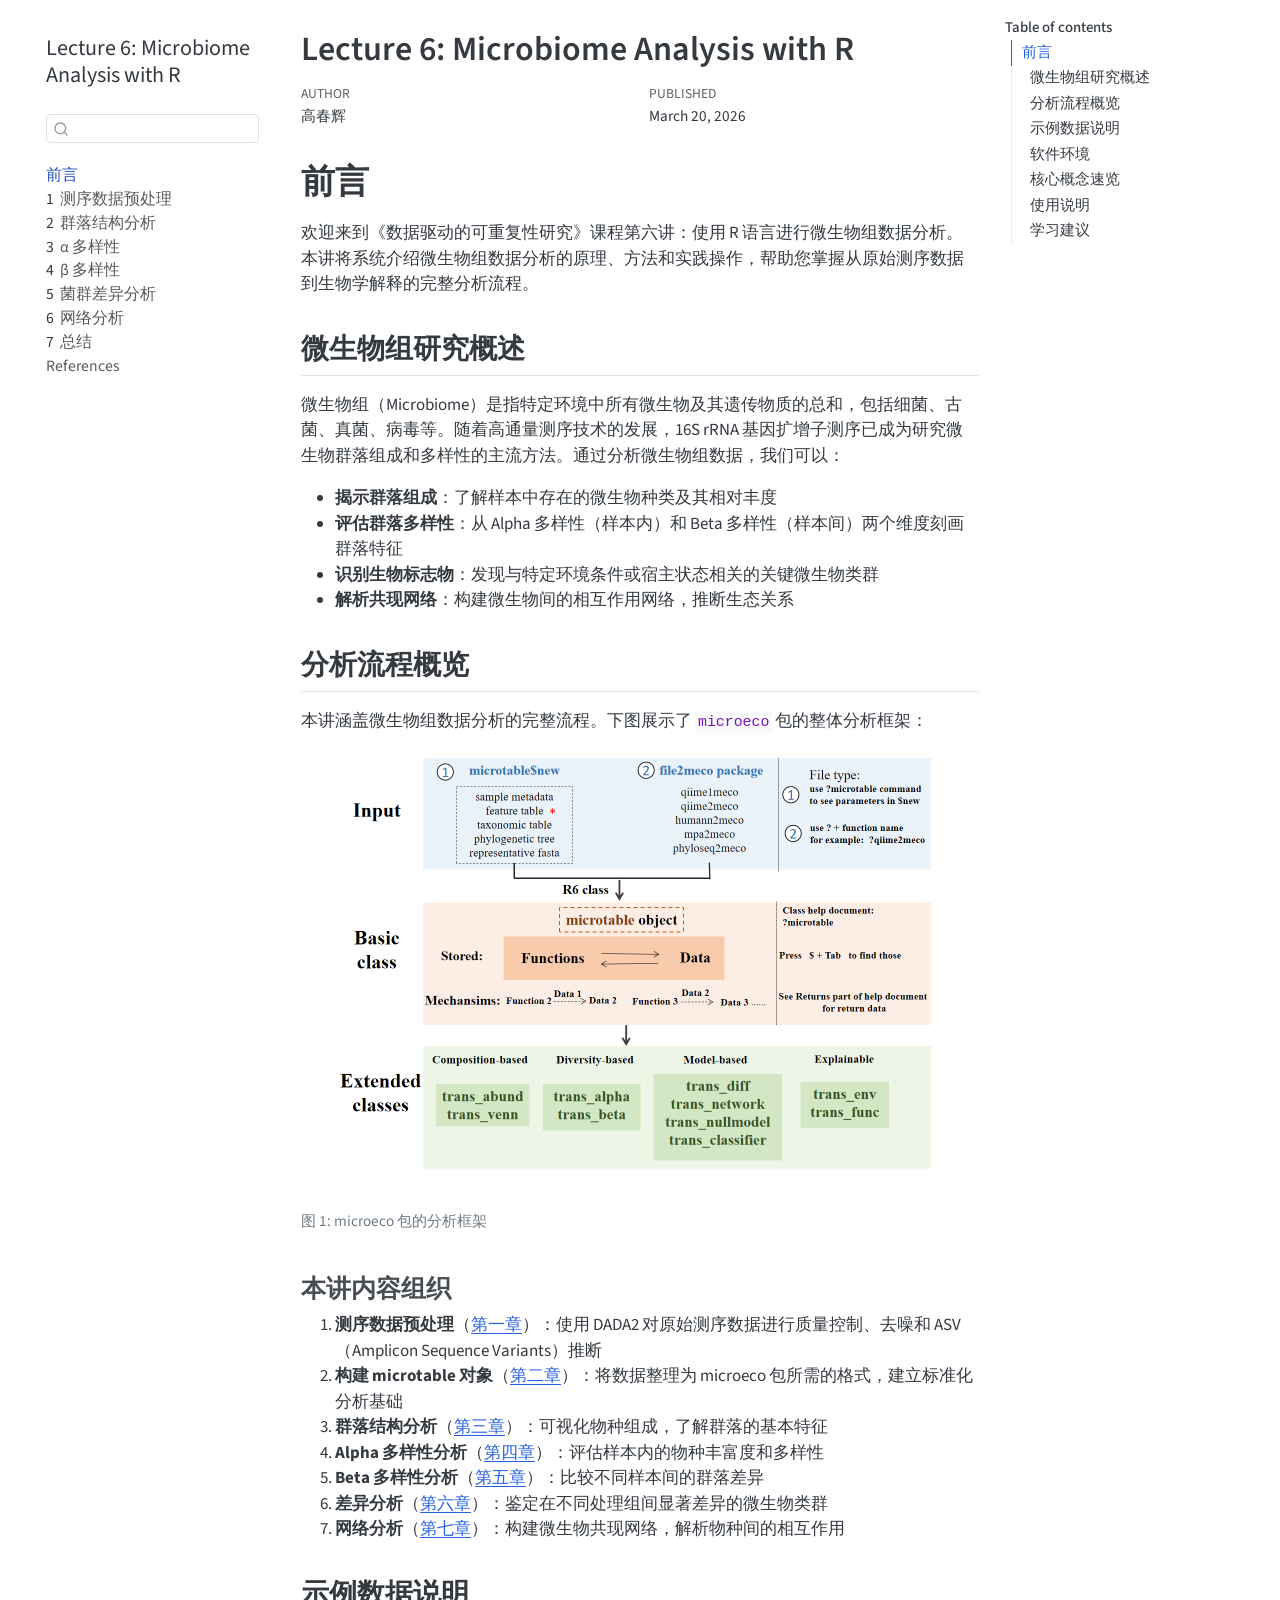
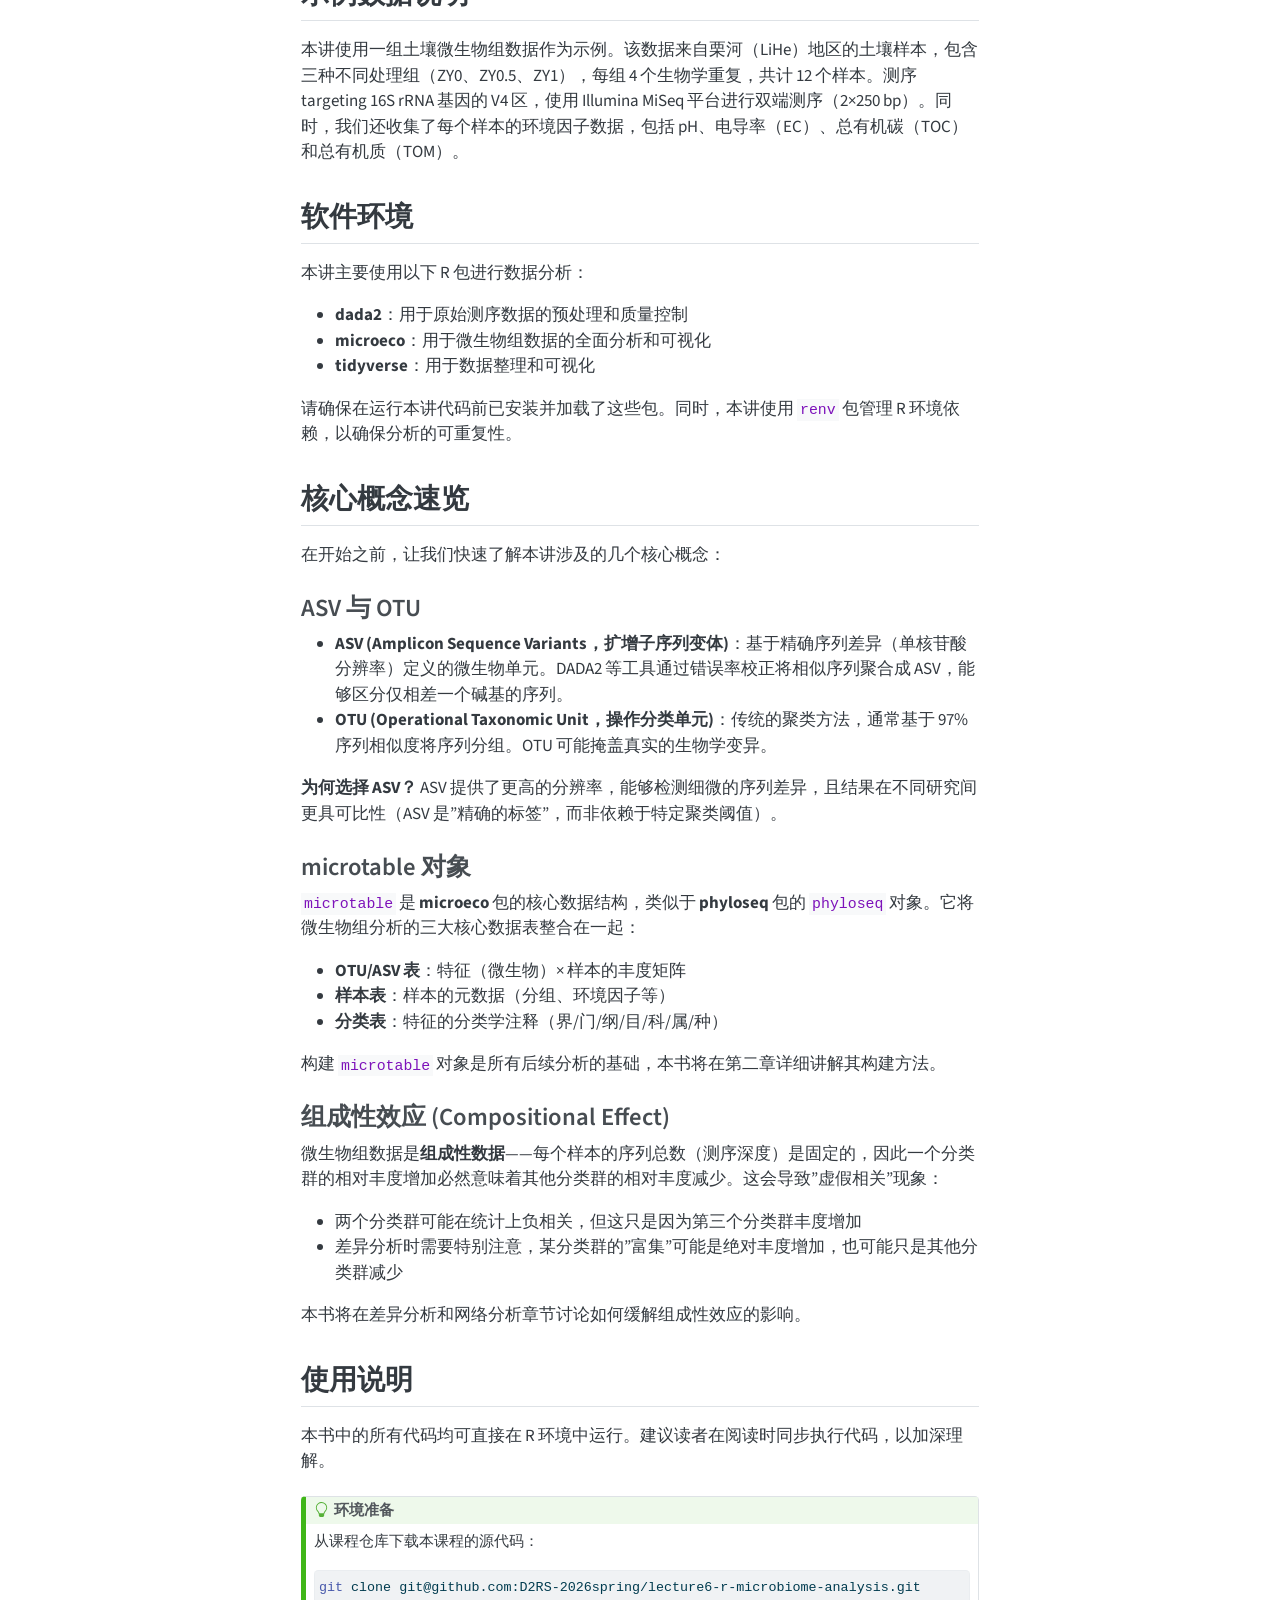
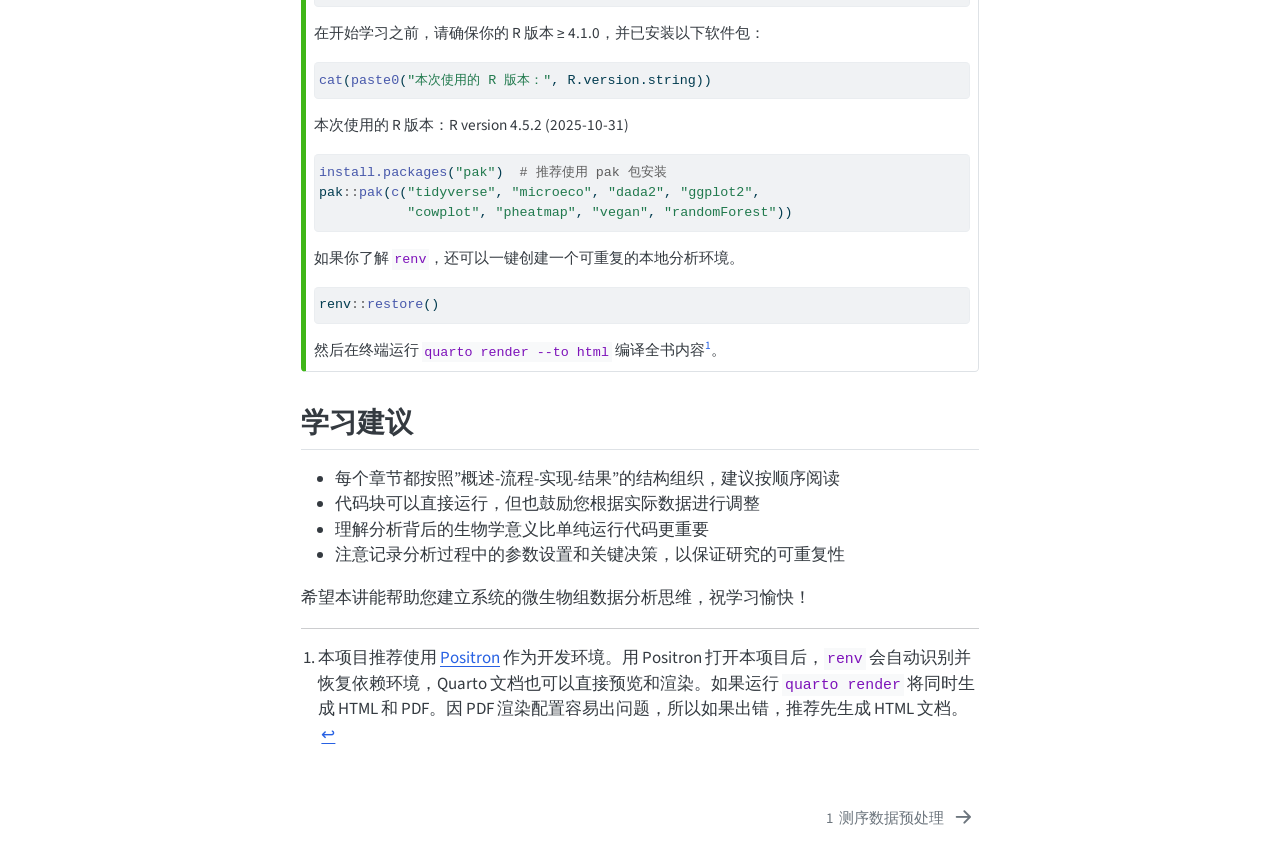
<file: index.html>
<!DOCTYPE html>
<html xmlns="http://www.w3.org/1999/xhtml" lang="en" xml:lang="en"><head>

<meta charset="utf-8">
<meta name="generator" content="quarto-1.5.57">

<meta name="viewport" content="width=device-width, initial-scale=1.0, user-scalable=yes">

<meta name="author" content="高春辉">
<meta name="dcterms.date" content="2026-03-20">

<title>Lecture 6: Microbiome Analysis with R</title>
<style>
code{white-space: pre-wrap;}
span.smallcaps{font-variant: small-caps;}
div.columns{display: flex; gap: min(4vw, 1.5em);}
div.column{flex: auto; overflow-x: auto;}
div.hanging-indent{margin-left: 1.5em; text-indent: -1.5em;}
ul.task-list{list-style: none;}
ul.task-list li input[type="checkbox"] {
  width: 0.8em;
  margin: 0 0.8em 0.2em -1em; /* quarto-specific, see https://github.com/quarto-dev/quarto-cli/issues/4556 */ 
  vertical-align: middle;
}
/* CSS for syntax highlighting */
pre > code.sourceCode { white-space: pre; position: relative; }
pre > code.sourceCode > span { line-height: 1.25; }
pre > code.sourceCode > span:empty { height: 1.2em; }
.sourceCode { overflow: visible; }
code.sourceCode > span { color: inherit; text-decoration: inherit; }
div.sourceCode { margin: 1em 0; }
pre.sourceCode { margin: 0; }
@media screen {
div.sourceCode { overflow: auto; }
}
@media print {
pre > code.sourceCode { white-space: pre-wrap; }
pre > code.sourceCode > span { display: inline-block; text-indent: -5em; padding-left: 5em; }
}
pre.numberSource code
  { counter-reset: source-line 0; }
pre.numberSource code > span
  { position: relative; left: -4em; counter-increment: source-line; }
pre.numberSource code > span > a:first-child::before
  { content: counter(source-line);
    position: relative; left: -1em; text-align: right; vertical-align: baseline;
    border: none; display: inline-block;
    -webkit-touch-callout: none; -webkit-user-select: none;
    -khtml-user-select: none; -moz-user-select: none;
    -ms-user-select: none; user-select: none;
    padding: 0 4px; width: 4em;
  }
pre.numberSource { margin-left: 3em;  padding-left: 4px; }
div.sourceCode
  {   }
@media screen {
pre > code.sourceCode > span > a:first-child::before { text-decoration: underline; }
}
</style>


<script src="site_libs/quarto-nav/quarto-nav.js"></script>
<script src="site_libs/quarto-nav/headroom.min.js"></script>
<script src="site_libs/clipboard/clipboard.min.js"></script>
<script src="site_libs/quarto-search/autocomplete.umd.js"></script>
<script src="site_libs/quarto-search/fuse.min.js"></script>
<script src="site_libs/quarto-search/quarto-search.js"></script>
<meta name="quarto:offset" content="./">
<link href="./preprocess.html" rel="next">
<script src="site_libs/quarto-html/quarto.js"></script>
<script src="site_libs/quarto-html/popper.min.js"></script>
<script src="site_libs/quarto-html/tippy.umd.min.js"></script>
<script src="site_libs/quarto-html/anchor.min.js"></script>
<link href="site_libs/quarto-html/tippy.css" rel="stylesheet">
<link href="site_libs/quarto-html/quarto-syntax-highlighting.css" rel="stylesheet" id="quarto-text-highlighting-styles">
<script src="site_libs/bootstrap/bootstrap.min.js"></script>
<link href="site_libs/bootstrap/bootstrap-icons.css" rel="stylesheet">
<link href="site_libs/bootstrap/bootstrap.min.css" rel="stylesheet" id="quarto-bootstrap" data-mode="light">
<script id="quarto-search-options" type="application/json">{
  "location": "sidebar",
  "copy-button": false,
  "collapse-after": 3,
  "panel-placement": "start",
  "type": "textbox",
  "limit": 50,
  "keyboard-shortcut": [
    "f",
    "/",
    "s"
  ],
  "show-item-context": false,
  "language": {
    "search-no-results-text": "No results",
    "search-matching-documents-text": "matching documents",
    "search-copy-link-title": "Copy link to search",
    "search-hide-matches-text": "Hide additional matches",
    "search-more-match-text": "more match in this document",
    "search-more-matches-text": "more matches in this document",
    "search-clear-button-title": "Clear",
    "search-text-placeholder": "",
    "search-detached-cancel-button-title": "Cancel",
    "search-submit-button-title": "Submit",
    "search-label": "Search"
  }
}</script>
<style>
/* quarto-ai-helper styles */

/* ── 错误块整体样式 ──────────────────────────────────────────────────── */
.cell-output-error.ai-helper-styled {
  border-left: 4px solid #dc3545;
  background: linear-gradient(135deg, #fff5f5 0%, #ffe8e8 100%);
  border-radius: 8px;
  padding: 16px 18px;
  margin-top: 10px;
  position: relative;
  box-shadow: 0 2px 8px rgba(220, 53, 69, 0.12);
}

.cell-output-error.ai-helper-styled pre {
  background: transparent;
  border: none;
  margin: 0;
  padding: 0;
  color: #721c24;
  font-size: 0.9em;
}

.cell-output-error.ai-helper-styled code {
  background: transparent;
  color: #721c24;
}

/* ── 错误标签 ────────────────────────────────────────────────────────── */
.ai-helper-error-label {
  display: inline-block;
  font-weight: 700;
  font-size: 0.85em;
  color: #dc3545;
  margin-bottom: 8px;
  letter-spacing: 0.3px;
}

/* ── 按钮容器 ────────────────────────────────────────────────────────── */
.quarto-ai-helper-buttons {
  margin-top: 12px;
  padding-top: 10px;
  border-top: 1px dashed #e0c8c8;
  display: flex;
  gap: 10px;
  align-items: center;
  flex-wrap: wrap;
}

/* ── ChatGPT 按钮 ────────────────────────────────────────────────────── */
.quarto-ai-helper-buttons .btn-success {
  background: linear-gradient(135deg, #28a745 0%, #20c997 100%);
  border: none;
  font-weight: 600;
  padding: 6px 16px;
  border-radius: 20px;
  box-shadow: 0 2px 6px rgba(40, 167, 69, 0.3);
  transition: all 0.2s ease;
  cursor: pointer;
}

.quarto-ai-helper-buttons .btn-success:hover {
  transform: translateY(-1px);
  box-shadow: 0 4px 12px rgba(40, 167, 69, 0.4);
}

/* ── 复制按钮 ────────────────────────────────────────────────────────── */
.quarto-ai-helper-buttons .btn-outline-secondary {
  border-radius: 20px;
  padding: 6px 16px;
  transition: all 0.2s ease;
  cursor: pointer;
}

.quarto-ai-helper-buttons .btn-outline-secondary:hover {
  transform: translateY(-1px);
}

</style>


</head>

<body class="nav-sidebar floating">

<div id="quarto-search-results"></div>
  <header id="quarto-header" class="headroom fixed-top">
  <nav class="quarto-secondary-nav">
    <div class="container-fluid d-flex">
      <button type="button" class="quarto-btn-toggle btn" data-bs-toggle="collapse" role="button" data-bs-target=".quarto-sidebar-collapse-item" aria-controls="quarto-sidebar" aria-expanded="false" aria-label="Toggle sidebar navigation" onclick="if (window.quartoToggleHeadroom) { window.quartoToggleHeadroom(); }">
        <i class="bi bi-layout-text-sidebar-reverse"></i>
      </button>
        <nav class="quarto-page-breadcrumbs" aria-label="breadcrumb"><ol class="breadcrumb"><li class="breadcrumb-item"><a href="./index.html">前言</a></li></ol></nav>
        <a class="flex-grow-1" role="navigation" data-bs-toggle="collapse" data-bs-target=".quarto-sidebar-collapse-item" aria-controls="quarto-sidebar" aria-expanded="false" aria-label="Toggle sidebar navigation" onclick="if (window.quartoToggleHeadroom) { window.quartoToggleHeadroom(); }">      
        </a>
      <button type="button" class="btn quarto-search-button" aria-label="Search" onclick="window.quartoOpenSearch();">
        <i class="bi bi-search"></i>
      </button>
    </div>
  </nav>
</header>
<!-- content -->
<div id="quarto-content" class="quarto-container page-columns page-rows-contents page-layout-article">
<!-- sidebar -->
  <nav id="quarto-sidebar" class="sidebar collapse collapse-horizontal quarto-sidebar-collapse-item sidebar-navigation floating overflow-auto">
    <div class="pt-lg-2 mt-2 text-left sidebar-header">
    <div class="sidebar-title mb-0 py-0">
      <a href="./">Lecture 6: Microbiome Analysis with R</a> 
    </div>
      </div>
        <div class="mt-2 flex-shrink-0 align-items-center">
        <div class="sidebar-search">
        <div id="quarto-search" class="" title="Search"></div>
        </div>
        </div>
    <div class="sidebar-menu-container"> 
    <ul class="list-unstyled mt-1">
        <li class="sidebar-item">
  <div class="sidebar-item-container"> 
  <a href="./index.html" class="sidebar-item-text sidebar-link active">
 <span class="menu-text">前言</span></a>
  </div>
</li>
        <li class="sidebar-item">
  <div class="sidebar-item-container"> 
  <a href="./preprocess.html" class="sidebar-item-text sidebar-link">
 <span class="menu-text"><span class="chapter-number">1</span>&nbsp; <span class="chapter-title">测序数据预处理</span></span></a>
  </div>
</li>
        <li class="sidebar-item">
  <div class="sidebar-item-container"> 
  <a href="./taxonomy.html" class="sidebar-item-text sidebar-link">
 <span class="menu-text"><span class="chapter-number">2</span>&nbsp; <span class="chapter-title">群落结构分析</span></span></a>
  </div>
</li>
        <li class="sidebar-item">
  <div class="sidebar-item-container"> 
  <a href="./alpha.html" class="sidebar-item-text sidebar-link">
 <span class="menu-text"><span class="chapter-number">3</span>&nbsp; <span class="chapter-title">α 多样性</span></span></a>
  </div>
</li>
        <li class="sidebar-item">
  <div class="sidebar-item-container"> 
  <a href="./beta.html" class="sidebar-item-text sidebar-link">
 <span class="menu-text"><span class="chapter-number">4</span>&nbsp; <span class="chapter-title">β 多样性</span></span></a>
  </div>
</li>
        <li class="sidebar-item">
  <div class="sidebar-item-container"> 
  <a href="./differ.html" class="sidebar-item-text sidebar-link">
 <span class="menu-text"><span class="chapter-number">5</span>&nbsp; <span class="chapter-title">菌群差异分析</span></span></a>
  </div>
</li>
        <li class="sidebar-item">
  <div class="sidebar-item-container"> 
  <a href="./network.html" class="sidebar-item-text sidebar-link">
 <span class="menu-text"><span class="chapter-number">6</span>&nbsp; <span class="chapter-title">网络分析</span></span></a>
  </div>
</li>
        <li class="sidebar-item">
  <div class="sidebar-item-container"> 
  <a href="./summary.html" class="sidebar-item-text sidebar-link">
 <span class="menu-text"><span class="chapter-number">7</span>&nbsp; <span class="chapter-title">总结</span></span></a>
  </div>
</li>
        <li class="sidebar-item">
  <div class="sidebar-item-container"> 
  <a href="./references.html" class="sidebar-item-text sidebar-link">
 <span class="menu-text">References</span></a>
  </div>
</li>
    </ul>
    </div>
</nav>
<div id="quarto-sidebar-glass" class="quarto-sidebar-collapse-item" data-bs-toggle="collapse" data-bs-target=".quarto-sidebar-collapse-item"></div>
<!-- margin-sidebar -->
    <div id="quarto-margin-sidebar" class="sidebar margin-sidebar">
        <nav id="TOC" role="doc-toc" class="toc-active">
    <h2 id="toc-title">Table of contents</h2>
   
  <ul>
  <li><a href="#前言" id="toc-前言" class="nav-link active" data-scroll-target="#前言">前言</a>
  <ul class="collapse">
  <li><a href="#微生物组研究概述" id="toc-微生物组研究概述" class="nav-link" data-scroll-target="#微生物组研究概述">微生物组研究概述</a></li>
  <li><a href="#分析流程概览" id="toc-分析流程概览" class="nav-link" data-scroll-target="#分析流程概览">分析流程概览</a>
  <ul class="collapse">
  <li><a href="#本讲内容组织" id="toc-本讲内容组织" class="nav-link" data-scroll-target="#本讲内容组织">本讲内容组织</a></li>
  </ul></li>
  <li><a href="#示例数据说明" id="toc-示例数据说明" class="nav-link" data-scroll-target="#示例数据说明">示例数据说明</a></li>
  <li><a href="#软件环境" id="toc-软件环境" class="nav-link" data-scroll-target="#软件环境">软件环境</a></li>
  <li><a href="#核心概念速览" id="toc-核心概念速览" class="nav-link" data-scroll-target="#核心概念速览">核心概念速览</a>
  <ul class="collapse">
  <li><a href="#asv-与-otu" id="toc-asv-与-otu" class="nav-link" data-scroll-target="#asv-与-otu">ASV 与 OTU</a></li>
  <li><a href="#microtable-对象" id="toc-microtable-对象" class="nav-link" data-scroll-target="#microtable-对象">microtable 对象</a></li>
  <li><a href="#组成性效应-compositional-effect" id="toc-组成性效应-compositional-effect" class="nav-link" data-scroll-target="#组成性效应-compositional-effect">组成性效应 (Compositional Effect)</a></li>
  </ul></li>
  <li><a href="#使用说明" id="toc-使用说明" class="nav-link" data-scroll-target="#使用说明">使用说明</a></li>
  <li><a href="#学习建议" id="toc-学习建议" class="nav-link" data-scroll-target="#学习建议">学习建议</a></li>
  </ul></li>
  </ul>
</nav>
    </div>
<!-- main -->
<main class="content" id="quarto-document-content">

<header id="title-block-header" class="quarto-title-block default">
<div class="quarto-title">
<h1 class="title">Lecture 6: Microbiome Analysis with R</h1>
</div>



<div class="quarto-title-meta">

    <div>
    <div class="quarto-title-meta-heading">Author</div>
    <div class="quarto-title-meta-contents">
             <p>高春辉 </p>
          </div>
  </div>
    
    <div>
    <div class="quarto-title-meta-heading">Published</div>
    <div class="quarto-title-meta-contents">
      <p class="date">March 20, 2026</p>
    </div>
  </div>
  
    
  </div>
  


</header>


<section id="前言" class="level1 unnumbered">
<h1 class="unnumbered">前言</h1>
<p>欢迎来到《数据驱动的可重复性研究》课程第六讲：使用 R 语言进行微生物组数据分析。本讲将系统介绍微生物组数据分析的原理、方法和实践操作，帮助您掌握从原始测序数据到生物学解释的完整分析流程。</p>
<section id="微生物组研究概述" class="level2">
<h2 class="anchored" data-anchor-id="微生物组研究概述">微生物组研究概述</h2>
<p>微生物组（Microbiome）是指特定环境中所有微生物及其遗传物质的总和，包括细菌、古菌、真菌、病毒等。随着高通量测序技术的发展，16S rRNA 基因扩增子测序已成为研究微生物群落组成和多样性的主流方法。通过分析微生物组数据，我们可以：</p>
<ul>
<li><strong>揭示群落组成</strong>：了解样本中存在的微生物种类及其相对丰度</li>
<li><strong>评估群落多样性</strong>：从 Alpha 多样性（样本内）和 Beta 多样性（样本间）两个维度刻画群落特征</li>
<li><strong>识别生物标志物</strong>：发现与特定环境条件或宿主状态相关的关键微生物类群</li>
<li><strong>解析共现网络</strong>：构建微生物间的相互作用网络，推断生态关系</li>
</ul>
</section>
<section id="分析流程概览" class="level2">
<h2 class="anchored" data-anchor-id="分析流程概览">分析流程概览</h2>
<p>本讲涵盖微生物组数据分析的完整流程。下图展示了 <code>microeco</code> 包的整体分析框架：</p>
<div class="cell">
<div class="cell-output-display">
<div id="fig-microeco-framework" class="quarto-float quarto-figure quarto-figure-center anchored">
<figure class="quarto-float quarto-float-fig figure">
<div aria-describedby="fig-microeco-framework-caption-0ceaefa1-69ba-4598-a22c-09a6ac19f8ca">
<img src="microeco_tutorial/Images/microeco_framework.png" class="img-fluid figure-img" width="600">
</div>
<figcaption class="quarto-float-caption-bottom quarto-float-caption quarto-float-fig" id="fig-microeco-framework-caption-0ceaefa1-69ba-4598-a22c-09a6ac19f8ca">
图&nbsp;1: microeco 包的分析框架
</figcaption>
</figure>
</div>
</div>
</div>
<section id="本讲内容组织" class="level3">
<h3 class="anchored" data-anchor-id="本讲内容组织">本讲内容组织</h3>
<ol type="1">
<li><strong>测序数据预处理</strong>（<a href="./preprocess.html">第一章</a>）：使用 DADA2 对原始测序数据进行质量控制、去噪和 ASV（Amplicon Sequence Variants）推断</li>
<li><strong>构建 microtable 对象</strong>（<a href="microtable.qmd">第二章</a>）：将数据整理为 microeco 包所需的格式，建立标准化分析基础</li>
<li><strong>群落结构分析</strong>（<a href="./taxonomy.html">第三章</a>）：可视化物种组成，了解群落的基本特征</li>
<li><strong>Alpha 多样性分析</strong>（<a href="./alpha.html">第四章</a>）：评估样本内的物种丰富度和多样性</li>
<li><strong>Beta 多样性分析</strong>（<a href="./beta.html">第五章</a>）：比较不同样本间的群落差异</li>
<li><strong>差异分析</strong>（<a href="./differ.html">第六章</a>）：鉴定在不同处理组间显著差异的微生物类群</li>
<li><strong>网络分析</strong>（<a href="./network.html">第七章</a>）：构建微生物共现网络，解析物种间的相互作用</li>
</ol>
</section>
</section>
<section id="示例数据说明" class="level2">
<h2 class="anchored" data-anchor-id="示例数据说明">示例数据说明</h2>
<p>本讲使用一组土壤微生物组数据作为示例。该数据来自栗河（LiHe）地区的土壤样本，包含三种不同处理组（ZY0、ZY0.5、ZY1），每组 4 个生物学重复，共计 12 个样本。测序 targeting 16S rRNA 基因的 V4 区，使用 Illumina MiSeq 平台进行双端测序（2×250 bp）。同时，我们还收集了每个样本的环境因子数据，包括 pH、电导率（EC）、总有机碳（TOC）和总有机质（TOM）。</p>
</section>
<section id="软件环境" class="level2">
<h2 class="anchored" data-anchor-id="软件环境">软件环境</h2>
<p>本讲主要使用以下 R 包进行数据分析：</p>
<ul>
<li><strong>dada2</strong>：用于原始测序数据的预处理和质量控制</li>
<li><strong>microeco</strong>：用于微生物组数据的全面分析和可视化</li>
<li><strong>tidyverse</strong>：用于数据整理和可视化</li>
</ul>
<p>请确保在运行本讲代码前已安装并加载了这些包。同时，本讲使用 <code>renv</code> 包管理 R 环境依赖，以确保分析的可重复性。</p>
</section>
<section id="核心概念速览" class="level2">
<h2 class="anchored" data-anchor-id="核心概念速览">核心概念速览</h2>
<p>在开始之前，让我们快速了解本讲涉及的几个核心概念：</p>
<section id="asv-与-otu" class="level3">
<h3 class="anchored" data-anchor-id="asv-与-otu">ASV 与 OTU</h3>
<ul>
<li><strong>ASV (Amplicon Sequence Variants，扩增子序列变体)</strong>：基于精确序列差异（单核苷酸分辨率）定义的微生物单元。DADA2 等工具通过错误率校正将相似序列聚合成 ASV，能够区分仅相差一个碱基的序列。</li>
<li><strong>OTU (Operational Taxonomic Unit，操作分类单元)</strong>：传统的聚类方法，通常基于 97% 序列相似度将序列分组。OTU 可能掩盖真实的生物学变异。</li>
</ul>
<p><strong>为何选择 ASV？</strong> ASV 提供了更高的分辨率，能够检测细微的序列差异，且结果在不同研究间更具可比性（ASV 是”精确的标签”，而非依赖于特定聚类阈值）。</p>
</section>
<section id="microtable-对象" class="level3">
<h3 class="anchored" data-anchor-id="microtable-对象">microtable 对象</h3>
<p><code>microtable</code> 是 <strong>microeco</strong> 包的核心数据结构，类似于 <strong>phyloseq</strong> 包的 <code>phyloseq</code> 对象。它将微生物组分析的三大核心数据表整合在一起：</p>
<ul>
<li><strong>OTU/ASV 表</strong>：特征（微生物）× 样本的丰度矩阵</li>
<li><strong>样本表</strong>：样本的元数据（分组、环境因子等）</li>
<li><strong>分类表</strong>：特征的分类学注释（界/门/纲/目/科/属/种）</li>
</ul>
<p>构建 <code>microtable</code> 对象是所有后续分析的基础，本书将在第二章详细讲解其构建方法。</p>
</section>
<section id="组成性效应-compositional-effect" class="level3">
<h3 class="anchored" data-anchor-id="组成性效应-compositional-effect">组成性效应 (Compositional Effect)</h3>
<p>微生物组数据是<strong>组成性数据</strong>——每个样本的序列总数（测序深度）是固定的，因此一个分类群的相对丰度增加必然意味着其他分类群的相对丰度减少。这会导致”虚假相关”现象：</p>
<ul>
<li>两个分类群可能在统计上负相关，但这只是因为第三个分类群丰度增加</li>
<li>差异分析时需要特别注意，某分类群的”富集”可能是绝对丰度增加，也可能只是其他分类群减少</li>
</ul>
<p>本书将在差异分析和网络分析章节讨论如何缓解组成性效应的影响。</p>
</section>
</section>
<section id="使用说明" class="level2">
<h2 class="anchored" data-anchor-id="使用说明">使用说明</h2>
<p>本书中的所有代码均可直接在 R 环境中运行。建议读者在阅读时同步执行代码，以加深理解。</p>
<div class="callout callout-style-default callout-tip callout-titled">
<div class="callout-header d-flex align-content-center">
<div class="callout-icon-container">
<i class="callout-icon"></i>
</div>
<div class="callout-title-container flex-fill">
环境准备
</div>
</div>
<div class="callout-body-container callout-body">
<p>从课程仓库下载本课程的源代码：</p>
<div class="sourceCode" id="cb1"><pre class="sourceCode bash code-with-copy"><code class="sourceCode bash"><span id="cb1-1"><a href="#cb1-1" aria-hidden="true" tabindex="-1"></a><span class="fu">git</span> clone git@github.com:D2RS-2026spring/lecture6-r-microbiome-analysis.git</span></code><button title="Copy to Clipboard" class="code-copy-button"><i class="bi"></i></button></pre></div>
<p>在开始学习之前，请确保你的 R 版本 ≥ 4.1.0，并已安装以下软件包：</p>
<div class="sourceCode cell-code" id="cb2"><pre class="sourceCode r code-with-copy"><code class="sourceCode r"><span id="cb2-1"><a href="#cb2-1" aria-hidden="true" tabindex="-1"></a><span class="fu">cat</span>(<span class="fu">paste0</span>(<span class="st">"本次使用的 R 版本："</span>, R.version.string))</span></code><button title="Copy to Clipboard" class="code-copy-button"><i class="bi"></i></button></pre></div>
<p>本次使用的 R 版本：R version 4.5.2 (2025-10-31)</p>
<div class="sourceCode" id="cb3"><pre class="sourceCode r code-with-copy"><code class="sourceCode r"><span id="cb3-1"><a href="#cb3-1" aria-hidden="true" tabindex="-1"></a><span class="fu">install.packages</span>(<span class="st">"pak"</span>)  <span class="co"># 推荐使用 pak 包安装</span></span>
<span id="cb3-2"><a href="#cb3-2" aria-hidden="true" tabindex="-1"></a>pak<span class="sc">::</span><span class="fu">pak</span>(<span class="fu">c</span>(<span class="st">"tidyverse"</span>, <span class="st">"microeco"</span>, <span class="st">"dada2"</span>, <span class="st">"ggplot2"</span>,</span>
<span id="cb3-3"><a href="#cb3-3" aria-hidden="true" tabindex="-1"></a>           <span class="st">"cowplot"</span>, <span class="st">"pheatmap"</span>, <span class="st">"vegan"</span>, <span class="st">"randomForest"</span>))</span></code><button title="Copy to Clipboard" class="code-copy-button"><i class="bi"></i></button></pre></div>
<p>如果你了解 <code>renv</code>，还可以一键创建一个可重复的本地分析环境。</p>
<div class="sourceCode" id="cb4"><pre class="sourceCode r code-with-copy"><code class="sourceCode r"><span id="cb4-1"><a href="#cb4-1" aria-hidden="true" tabindex="-1"></a>renv<span class="sc">::</span><span class="fu">restore</span>()</span></code><button title="Copy to Clipboard" class="code-copy-button"><i class="bi"></i></button></pre></div>
<p>然后在终端运行 <code>quarto render --to html</code> 编译全书内容<a href="#fn1" class="footnote-ref" id="fnref1" role="doc-noteref"><sup>1</sup></a>。</p>
</div>
</div>
</section>
<section id="学习建议" class="level2">
<h2 class="anchored" data-anchor-id="学习建议">学习建议</h2>
<ul>
<li>每个章节都按照”概述-流程-实现-结果”的结构组织，建议按顺序阅读</li>
<li>代码块可以直接运行，但也鼓励您根据实际数据进行调整</li>
<li>理解分析背后的生物学意义比单纯运行代码更重要</li>
<li>注意记录分析过程中的参数设置和关键决策，以保证研究的可重复性</li>
</ul>
<p>希望本讲能帮助您建立系统的微生物组数据分析思维，祝学习愉快！</p>


</section>
</section>
<section id="footnotes" class="footnotes footnotes-end-of-document" role="doc-endnotes">
<hr>
<ol>
<li id="fn1"><p>本项目推荐使用 <a href="https://positron.posit.co/">Positron</a> 作为开发环境。用 Positron 打开本项目后，<code>renv</code> 会自动识别并恢复依赖环境，Quarto 文档也可以直接预览和渲染。如果运行 <code>quarto render</code> 将同时生成 HTML 和 PDF。因 PDF 渲染配置容易出问题，所以如果出错，推荐先生成 HTML 文档。<a href="#fnref1" class="footnote-back" role="doc-backlink">↩︎</a></p></li>
</ol>
</section>

</main> <!-- /main -->
<script id="quarto-html-after-body" type="application/javascript">
window.document.addEventListener("DOMContentLoaded", function (event) {
  const toggleBodyColorMode = (bsSheetEl) => {
    const mode = bsSheetEl.getAttribute("data-mode");
    const bodyEl = window.document.querySelector("body");
    if (mode === "dark") {
      bodyEl.classList.add("quarto-dark");
      bodyEl.classList.remove("quarto-light");
    } else {
      bodyEl.classList.add("quarto-light");
      bodyEl.classList.remove("quarto-dark");
    }
  }
  const toggleBodyColorPrimary = () => {
    const bsSheetEl = window.document.querySelector("link#quarto-bootstrap");
    if (bsSheetEl) {
      toggleBodyColorMode(bsSheetEl);
    }
  }
  toggleBodyColorPrimary();  
  const icon = "";
  const anchorJS = new window.AnchorJS();
  anchorJS.options = {
    placement: 'right',
    icon: icon
  };
  anchorJS.add('.anchored');
  const isCodeAnnotation = (el) => {
    for (const clz of el.classList) {
      if (clz.startsWith('code-annotation-')) {                     
        return true;
      }
    }
    return false;
  }
  const onCopySuccess = function(e) {
    // button target
    const button = e.trigger;
    // don't keep focus
    button.blur();
    // flash "checked"
    button.classList.add('code-copy-button-checked');
    var currentTitle = button.getAttribute("title");
    button.setAttribute("title", "Copied!");
    let tooltip;
    if (window.bootstrap) {
      button.setAttribute("data-bs-toggle", "tooltip");
      button.setAttribute("data-bs-placement", "left");
      button.setAttribute("data-bs-title", "Copied!");
      tooltip = new bootstrap.Tooltip(button, 
        { trigger: "manual", 
          customClass: "code-copy-button-tooltip",
          offset: [0, -8]});
      tooltip.show();    
    }
    setTimeout(function() {
      if (tooltip) {
        tooltip.hide();
        button.removeAttribute("data-bs-title");
        button.removeAttribute("data-bs-toggle");
        button.removeAttribute("data-bs-placement");
      }
      button.setAttribute("title", currentTitle);
      button.classList.remove('code-copy-button-checked');
    }, 1000);
    // clear code selection
    e.clearSelection();
  }
  const getTextToCopy = function(trigger) {
      const codeEl = trigger.previousElementSibling.cloneNode(true);
      for (const childEl of codeEl.children) {
        if (isCodeAnnotation(childEl)) {
          childEl.remove();
        }
      }
      return codeEl.innerText;
  }
  const clipboard = new window.ClipboardJS('.code-copy-button:not([data-in-quarto-modal])', {
    text: getTextToCopy
  });
  clipboard.on('success', onCopySuccess);
  if (window.document.getElementById('quarto-embedded-source-code-modal')) {
    // For code content inside modals, clipBoardJS needs to be initialized with a container option
    // TODO: Check when it could be a function (https://github.com/zenorocha/clipboard.js/issues/860)
    const clipboardModal = new window.ClipboardJS('.code-copy-button[data-in-quarto-modal]', {
      text: getTextToCopy,
      container: window.document.getElementById('quarto-embedded-source-code-modal')
    });
    clipboardModal.on('success', onCopySuccess);
  }
    var localhostRegex = new RegExp(/^(?:http|https):\/\/localhost\:?[0-9]*\//);
    var mailtoRegex = new RegExp(/^mailto:/);
      var filterRegex = new RegExp('/' + window.location.host + '/');
    var isInternal = (href) => {
        return filterRegex.test(href) || localhostRegex.test(href) || mailtoRegex.test(href);
    }
    // Inspect non-navigation links and adorn them if external
 	var links = window.document.querySelectorAll('a[href]:not(.nav-link):not(.navbar-brand):not(.toc-action):not(.sidebar-link):not(.sidebar-item-toggle):not(.pagination-link):not(.no-external):not([aria-hidden]):not(.dropdown-item):not(.quarto-navigation-tool):not(.about-link)');
    for (var i=0; i<links.length; i++) {
      const link = links[i];
      if (!isInternal(link.href)) {
        // undo the damage that might have been done by quarto-nav.js in the case of
        // links that we want to consider external
        if (link.dataset.originalHref !== undefined) {
          link.href = link.dataset.originalHref;
        }
      }
    }
  function tippyHover(el, contentFn, onTriggerFn, onUntriggerFn) {
    const config = {
      allowHTML: true,
      maxWidth: 500,
      delay: 100,
      arrow: false,
      appendTo: function(el) {
          return el.parentElement;
      },
      interactive: true,
      interactiveBorder: 10,
      theme: 'quarto',
      placement: 'bottom-start',
    };
    if (contentFn) {
      config.content = contentFn;
    }
    if (onTriggerFn) {
      config.onTrigger = onTriggerFn;
    }
    if (onUntriggerFn) {
      config.onUntrigger = onUntriggerFn;
    }
    window.tippy(el, config); 
  }
  const noterefs = window.document.querySelectorAll('a[role="doc-noteref"]');
  for (var i=0; i<noterefs.length; i++) {
    const ref = noterefs[i];
    tippyHover(ref, function() {
      // use id or data attribute instead here
      let href = ref.getAttribute('data-footnote-href') || ref.getAttribute('href');
      try { href = new URL(href).hash; } catch {}
      const id = href.replace(/^#\/?/, "");
      const note = window.document.getElementById(id);
      if (note) {
        return note.innerHTML;
      } else {
        return "";
      }
    });
  }
  const xrefs = window.document.querySelectorAll('a.quarto-xref');
  const processXRef = (id, note) => {
    // Strip column container classes
    const stripColumnClz = (el) => {
      el.classList.remove("page-full", "page-columns");
      if (el.children) {
        for (const child of el.children) {
          stripColumnClz(child);
        }
      }
    }
    stripColumnClz(note)
    if (id === null || id.startsWith('sec-')) {
      // Special case sections, only their first couple elements
      const container = document.createElement("div");
      if (note.children && note.children.length > 2) {
        container.appendChild(note.children[0].cloneNode(true));
        for (let i = 1; i < note.children.length; i++) {
          const child = note.children[i];
          if (child.tagName === "P" && child.innerText === "") {
            continue;
          } else {
            container.appendChild(child.cloneNode(true));
            break;
          }
        }
        if (window.Quarto?.typesetMath) {
          window.Quarto.typesetMath(container);
        }
        return container.innerHTML
      } else {
        if (window.Quarto?.typesetMath) {
          window.Quarto.typesetMath(note);
        }
        return note.innerHTML;
      }
    } else {
      // Remove any anchor links if they are present
      const anchorLink = note.querySelector('a.anchorjs-link');
      if (anchorLink) {
        anchorLink.remove();
      }
      if (window.Quarto?.typesetMath) {
        window.Quarto.typesetMath(note);
      }
      // TODO in 1.5, we should make sure this works without a callout special case
      if (note.classList.contains("callout")) {
        return note.outerHTML;
      } else {
        return note.innerHTML;
      }
    }
  }
  for (var i=0; i<xrefs.length; i++) {
    const xref = xrefs[i];
    tippyHover(xref, undefined, function(instance) {
      instance.disable();
      let url = xref.getAttribute('href');
      let hash = undefined; 
      if (url.startsWith('#')) {
        hash = url;
      } else {
        try { hash = new URL(url).hash; } catch {}
      }
      if (hash) {
        const id = hash.replace(/^#\/?/, "");
        const note = window.document.getElementById(id);
        if (note !== null) {
          try {
            const html = processXRef(id, note.cloneNode(true));
            instance.setContent(html);
          } finally {
            instance.enable();
            instance.show();
          }
        } else {
          // See if we can fetch this
          fetch(url.split('#')[0])
          .then(res => res.text())
          .then(html => {
            const parser = new DOMParser();
            const htmlDoc = parser.parseFromString(html, "text/html");
            const note = htmlDoc.getElementById(id);
            if (note !== null) {
              const html = processXRef(id, note);
              instance.setContent(html);
            } 
          }).finally(() => {
            instance.enable();
            instance.show();
          });
        }
      } else {
        // See if we can fetch a full url (with no hash to target)
        // This is a special case and we should probably do some content thinning / targeting
        fetch(url)
        .then(res => res.text())
        .then(html => {
          const parser = new DOMParser();
          const htmlDoc = parser.parseFromString(html, "text/html");
          const note = htmlDoc.querySelector('main.content');
          if (note !== null) {
            // This should only happen for chapter cross references
            // (since there is no id in the URL)
            // remove the first header
            if (note.children.length > 0 && note.children[0].tagName === "HEADER") {
              note.children[0].remove();
            }
            const html = processXRef(null, note);
            instance.setContent(html);
          } 
        }).finally(() => {
          instance.enable();
          instance.show();
        });
      }
    }, function(instance) {
    });
  }
      let selectedAnnoteEl;
      const selectorForAnnotation = ( cell, annotation) => {
        let cellAttr = 'data-code-cell="' + cell + '"';
        let lineAttr = 'data-code-annotation="' +  annotation + '"';
        const selector = 'span[' + cellAttr + '][' + lineAttr + ']';
        return selector;
      }
      const selectCodeLines = (annoteEl) => {
        const doc = window.document;
        const targetCell = annoteEl.getAttribute("data-target-cell");
        const targetAnnotation = annoteEl.getAttribute("data-target-annotation");
        const annoteSpan = window.document.querySelector(selectorForAnnotation(targetCell, targetAnnotation));
        const lines = annoteSpan.getAttribute("data-code-lines").split(",");
        const lineIds = lines.map((line) => {
          return targetCell + "-" + line;
        })
        let top = null;
        let height = null;
        let parent = null;
        if (lineIds.length > 0) {
            //compute the position of the single el (top and bottom and make a div)
            const el = window.document.getElementById(lineIds[0]);
            top = el.offsetTop;
            height = el.offsetHeight;
            parent = el.parentElement.parentElement;
          if (lineIds.length > 1) {
            const lastEl = window.document.getElementById(lineIds[lineIds.length - 1]);
            const bottom = lastEl.offsetTop + lastEl.offsetHeight;
            height = bottom - top;
          }
          if (top !== null && height !== null && parent !== null) {
            // cook up a div (if necessary) and position it 
            let div = window.document.getElementById("code-annotation-line-highlight");
            if (div === null) {
              div = window.document.createElement("div");
              div.setAttribute("id", "code-annotation-line-highlight");
              div.style.position = 'absolute';
              parent.appendChild(div);
            }
            div.style.top = top - 2 + "px";
            div.style.height = height + 4 + "px";
            div.style.left = 0;
            let gutterDiv = window.document.getElementById("code-annotation-line-highlight-gutter");
            if (gutterDiv === null) {
              gutterDiv = window.document.createElement("div");
              gutterDiv.setAttribute("id", "code-annotation-line-highlight-gutter");
              gutterDiv.style.position = 'absolute';
              const codeCell = window.document.getElementById(targetCell);
              const gutter = codeCell.querySelector('.code-annotation-gutter');
              gutter.appendChild(gutterDiv);
            }
            gutterDiv.style.top = top - 2 + "px";
            gutterDiv.style.height = height + 4 + "px";
          }
          selectedAnnoteEl = annoteEl;
        }
      };
      const unselectCodeLines = () => {
        const elementsIds = ["code-annotation-line-highlight", "code-annotation-line-highlight-gutter"];
        elementsIds.forEach((elId) => {
          const div = window.document.getElementById(elId);
          if (div) {
            div.remove();
          }
        });
        selectedAnnoteEl = undefined;
      };
        // Handle positioning of the toggle
    window.addEventListener(
      "resize",
      throttle(() => {
        elRect = undefined;
        if (selectedAnnoteEl) {
          selectCodeLines(selectedAnnoteEl);
        }
      }, 10)
    );
    function throttle(fn, ms) {
    let throttle = false;
    let timer;
      return (...args) => {
        if(!throttle) { // first call gets through
            fn.apply(this, args);
            throttle = true;
        } else { // all the others get throttled
            if(timer) clearTimeout(timer); // cancel #2
            timer = setTimeout(() => {
              fn.apply(this, args);
              timer = throttle = false;
            }, ms);
        }
      };
    }
      // Attach click handler to the DT
      const annoteDls = window.document.querySelectorAll('dt[data-target-cell]');
      for (const annoteDlNode of annoteDls) {
        annoteDlNode.addEventListener('click', (event) => {
          const clickedEl = event.target;
          if (clickedEl !== selectedAnnoteEl) {
            unselectCodeLines();
            const activeEl = window.document.querySelector('dt[data-target-cell].code-annotation-active');
            if (activeEl) {
              activeEl.classList.remove('code-annotation-active');
            }
            selectCodeLines(clickedEl);
            clickedEl.classList.add('code-annotation-active');
          } else {
            // Unselect the line
            unselectCodeLines();
            clickedEl.classList.remove('code-annotation-active');
          }
        });
      }
  const findCites = (el) => {
    const parentEl = el.parentElement;
    if (parentEl) {
      const cites = parentEl.dataset.cites;
      if (cites) {
        return {
          el,
          cites: cites.split(' ')
        };
      } else {
        return findCites(el.parentElement)
      }
    } else {
      return undefined;
    }
  };
  var bibliorefs = window.document.querySelectorAll('a[role="doc-biblioref"]');
  for (var i=0; i<bibliorefs.length; i++) {
    const ref = bibliorefs[i];
    const citeInfo = findCites(ref);
    if (citeInfo) {
      tippyHover(citeInfo.el, function() {
        var popup = window.document.createElement('div');
        citeInfo.cites.forEach(function(cite) {
          var citeDiv = window.document.createElement('div');
          citeDiv.classList.add('hanging-indent');
          citeDiv.classList.add('csl-entry');
          var biblioDiv = window.document.getElementById('ref-' + cite);
          if (biblioDiv) {
            citeDiv.innerHTML = biblioDiv.innerHTML;
          }
          popup.appendChild(citeDiv);
        });
        return popup.innerHTML;
      });
    }
  }
});
</script>
<nav class="page-navigation">
  <div class="nav-page nav-page-previous">
  </div>
  <div class="nav-page nav-page-next">
      <a href="./preprocess.html" class="pagination-link" aria-label="测序数据预处理">
        <span class="nav-page-text"><span class="chapter-number">1</span>&nbsp; <span class="chapter-title">测序数据预处理</span></span> <i class="bi bi-arrow-right-short"></i>
      </a>
  </div>
</nav>
</div> <!-- /content -->
<script>
/* quarto-ai-helper.js */
(function () {
  // ── i18n 多语言支持（根据浏览器/系统语言自动切换）──────────────────────
  var lang = (navigator.language || navigator.userLanguage || "en").toLowerCase();
  var isChinese = lang.startsWith("zh");

  var i18n = {
    zh: {
      askChatGPT: "🤖 问问 ChatGPT",
      copyPrompt: "📋 复制提问到其它大模型",
      copied: "✅ 已复制到剪贴板",
      errorLabel: "⚠️ 代码运行出错",
      chatTooltip: "将源代码和报错信息发送给 ChatGPT，获取修复建议",
      copyTooltip: "复制格式化的提问内容到剪贴板，方便粘贴到其它大模型",
      promptTemplate: function (source, error, language) {
        return "我在 Quarto 文档中运行 " + language + " 代码时遇到了报错，请帮我分析原因并修复代码。\n\n" +
          "## 源代码\n\n" +
          "```" + language.toLowerCase() + "\n" + source + "\n```\n\n" +
          "## 报错信息\n\n" +
          "```\n" + error + "\n```\n\n" +
          "请用 Markdown 格式回答，解释原因并给出修复后的代码。";
      },
      noSource: "（无法获取源代码）"
    },
    en: {
      askChatGPT: "🤖 Ask ChatGPT",
      copyPrompt: "📋 Copy prompt for other AI",
      copied: "✅ Copied to clipboard",
      errorLabel: "⚠️ Code Error",
      chatTooltip: "Send the source code and error message to ChatGPT for a fix",
      copyTooltip: "Copy a formatted prompt to clipboard for use with other AI models",
      promptTemplate: function (source, error, language) {
        return "I encountered an error while running " + language + " code in a Quarto document. " +
          "Please help me diagnose the issue and fix the code.\n\n" +
          "## Source Code\n\n" +
          "```" + language.toLowerCase() + "\n" + source + "\n```\n\n" +
          "## Error Message\n\n" +
          "```\n" + error + "\n```\n\n" +
          "Please respond in Markdown format with a brief explanation and the fixed code.";
      },
      noSource: "(Source code not available)"
    }
  };

  var t = isChinese ? i18n.zh : i18n.en;

  // ── 辅助函数：检测代码语言 ─────────────────────────────────────────────
  function detectLanguage(sourceCodeBlock) {
    if (!sourceCodeBlock) return "R";
    var classList = sourceCodeBlock.className || "";
    if (classList.indexOf("python") !== -1) return "Python";
    if (classList.indexOf("julia") !== -1) return "Julia";
    if (classList.indexOf("bash") !== -1) return "Bash";
    if (classList.indexOf("js") !== -1 || classList.indexOf("javascript") !== -1) return "JavaScript";
    return "R";
  }

  // ── 辅助函数：获取完整的源代码 ────────────────────────────────────────
  function getSourceCode(parentCell) {
    if (!parentCell) return null;
    var codeBlocks = parentCell.querySelectorAll("pre.sourceCode");
    if (codeBlocks.length === 0) return null;
    var parts = [];
    for (var i = 0; i < codeBlocks.length; i++) {
      var code = codeBlocks[i].innerText.trim();
      if (code) parts.push(code);
    }
    return parts.length > 0 ? parts.join("\n\n") : null;
  }

  // ── 主逻辑 ──────────────────────────────────────────────────────────────
  function initAIHelper() {
    var errorBlocks = document.querySelectorAll(".cell-output-error");

    errorBlocks.forEach(function (block) {
      // 避免重复添加
      if (block.classList.contains("ai-helper-styled")) return;

      // 找到所属 cell
      var parentCell = block.closest(".cell");

      // 获取源代码块（用于检测语言）
      var firstSourceBlock = parentCell
        ? parentCell.querySelector("pre.sourceCode")
        : null;

      // 检测编程语言
      var language = detectLanguage(firstSourceBlock);

      // 先保存原始错误文本（在修改 DOM 之前）
      var originalErrorText = block.innerText.trim();

      // ── 给错误块添加样式类 ────────────────────────────────────────────
      block.classList.add("ai-helper-styled");

      // ── 在错误信息顶部添加标签 ────────────────────────────────────────
      var label = document.createElement("div");
      label.className = "ai-helper-error-label";
      label.textContent = t.errorLabel;
      block.insertBefore(label, block.firstChild);

      // 构造发送给大模型的完整 prompt
      var getFullPrompt = function () {
        var sourceCode = getSourceCode(parentCell) || t.noSource;
        return t.promptTemplate(sourceCode, originalErrorText, language);
      };

      // ── 按钮容器（放在错误块内部底部）─────────────────────────────────
      var container = document.createElement("div");
      container.className = "quarto-ai-helper-buttons";

      // ── ChatGPT 按钮 ─────────────────────────────────────────────────────
      var chatBtn = document.createElement("button");
      chatBtn.innerText = t.askChatGPT;
      chatBtn.className = "btn btn-success btn-sm";
      chatBtn.title = t.chatTooltip;
      chatBtn.onclick = function () {
        var prompt = getFullPrompt();
        if (navigator.clipboard && navigator.clipboard.writeText) {
          navigator.clipboard.writeText(prompt).catch(function () {});
        }
        window.open(
          "https://chatgpt.com/?q=" + encodeURIComponent(prompt),
          "_blank"
        );
      };

      // ── 复制按钮 ─────────────────────────────────────────────────────────
      var copyBtn = document.createElement("button");
      copyBtn.innerText = t.copyPrompt;
      copyBtn.className = "btn btn-outline-secondary btn-sm";
      copyBtn.title = t.copyTooltip;
      copyBtn.onclick = function () {
        var prompt = getFullPrompt();
        if (navigator.clipboard && navigator.clipboard.writeText) {
          navigator.clipboard.writeText(prompt).then(function () {
            copyBtn.innerText = t.copied;
          });
        } else {
          var ta = document.createElement("textarea");
          ta.value = prompt;
          ta.style.position = "fixed";
          ta.style.opacity = "0";
          document.body.appendChild(ta);
          ta.focus();
          ta.select();
          try {
            document.execCommand("copy");
            copyBtn.innerText = t.copied;
          } catch (e) {}
          document.body.removeChild(ta);
        }
      };

      container.appendChild(chatBtn);
      container.appendChild(copyBtn);

      // 按钮放在错误块内部底部
      block.appendChild(container);
    });
  }

  // ── 确保 DOM 已就绪后执行 ────────────────────────────────────────────────
  if (document.readyState === "loading") {
    document.addEventListener("DOMContentLoaded", initAIHelper);
  } else {
    initAIHelper();
  }
})();

</script>




</body></html>
</file>
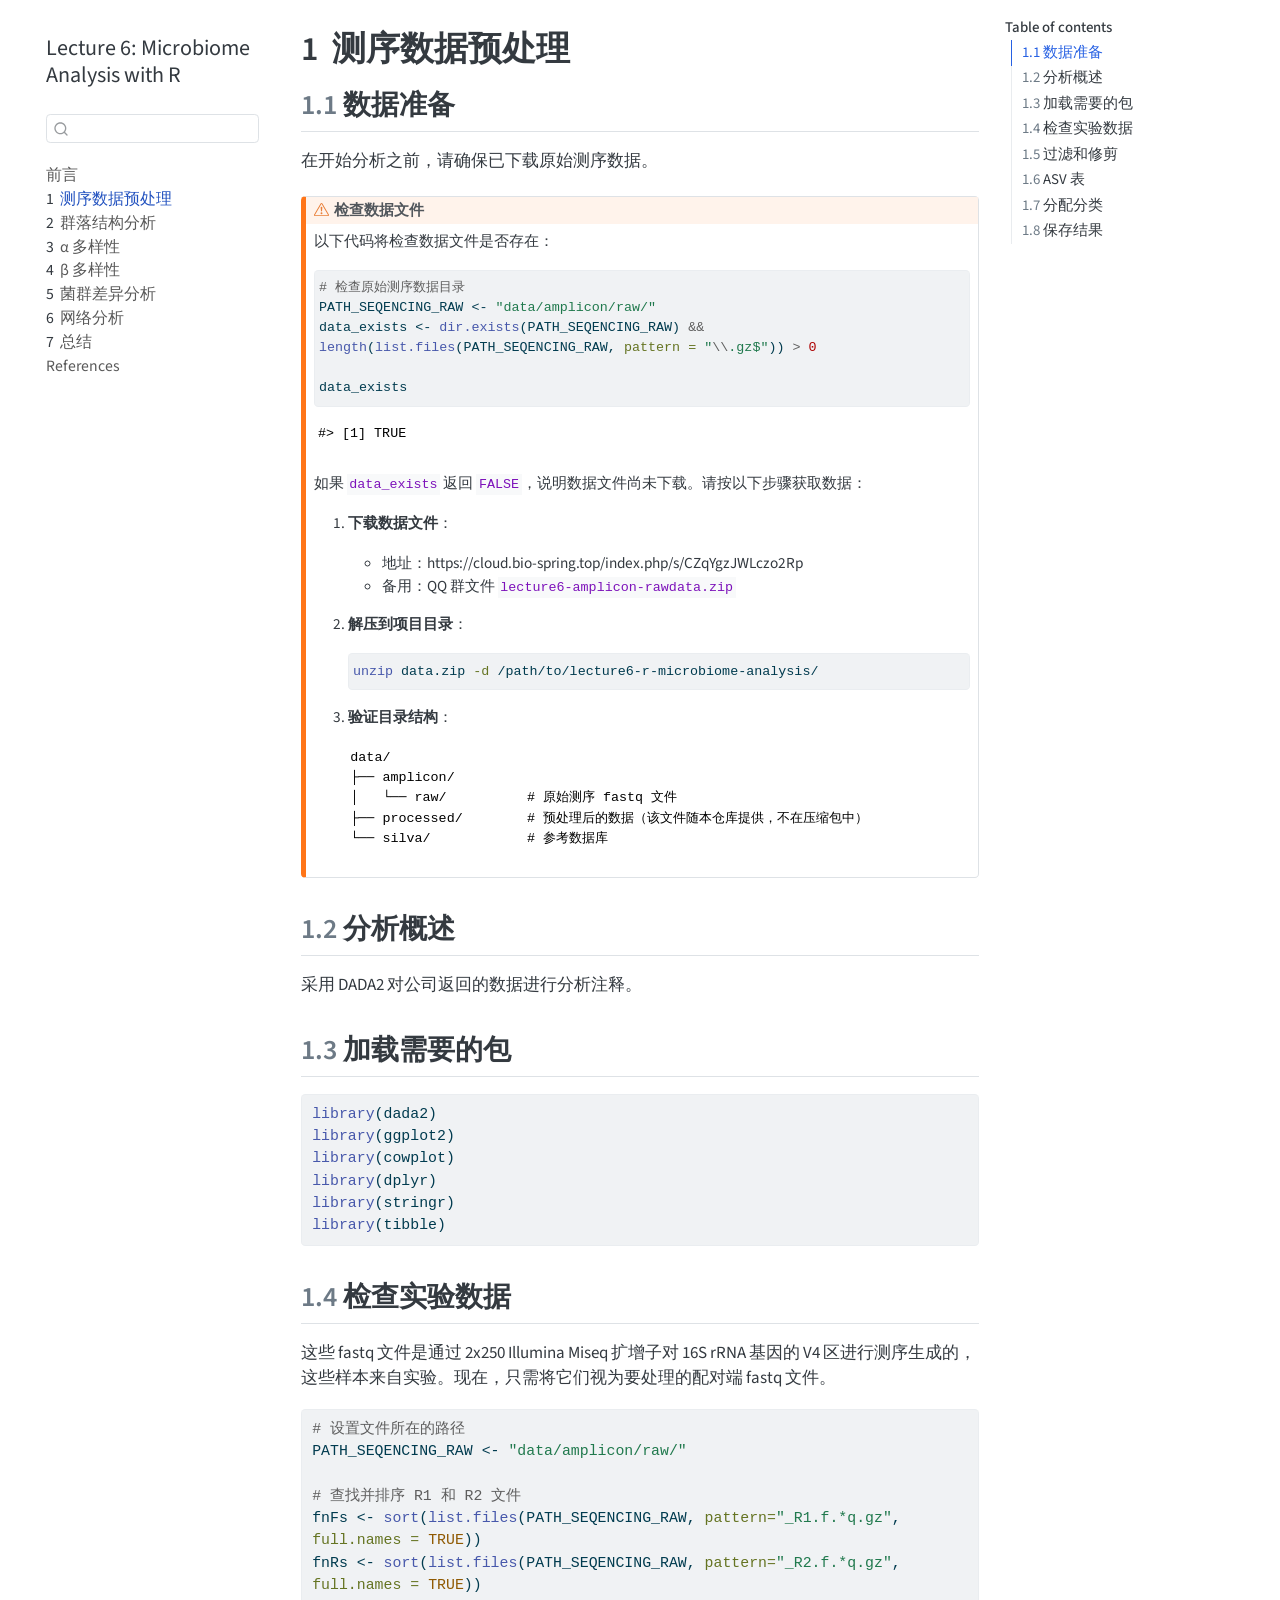
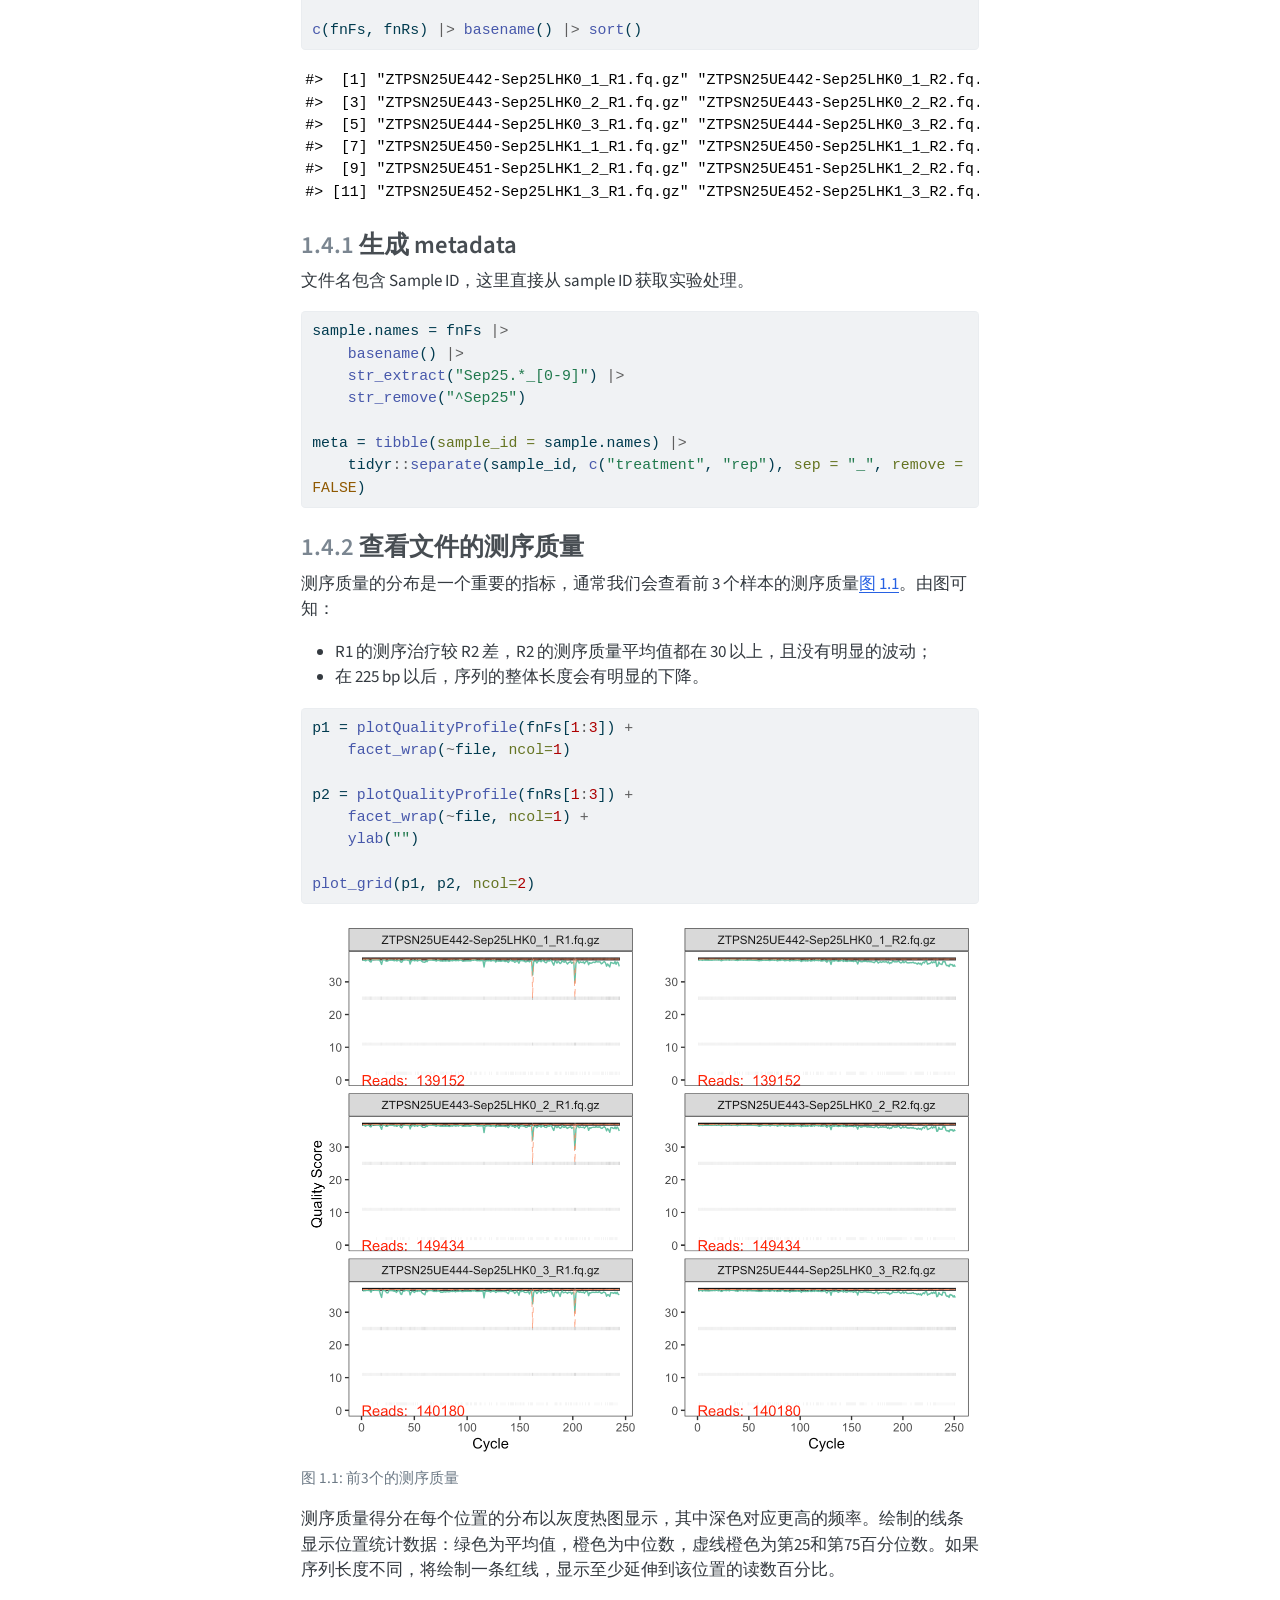
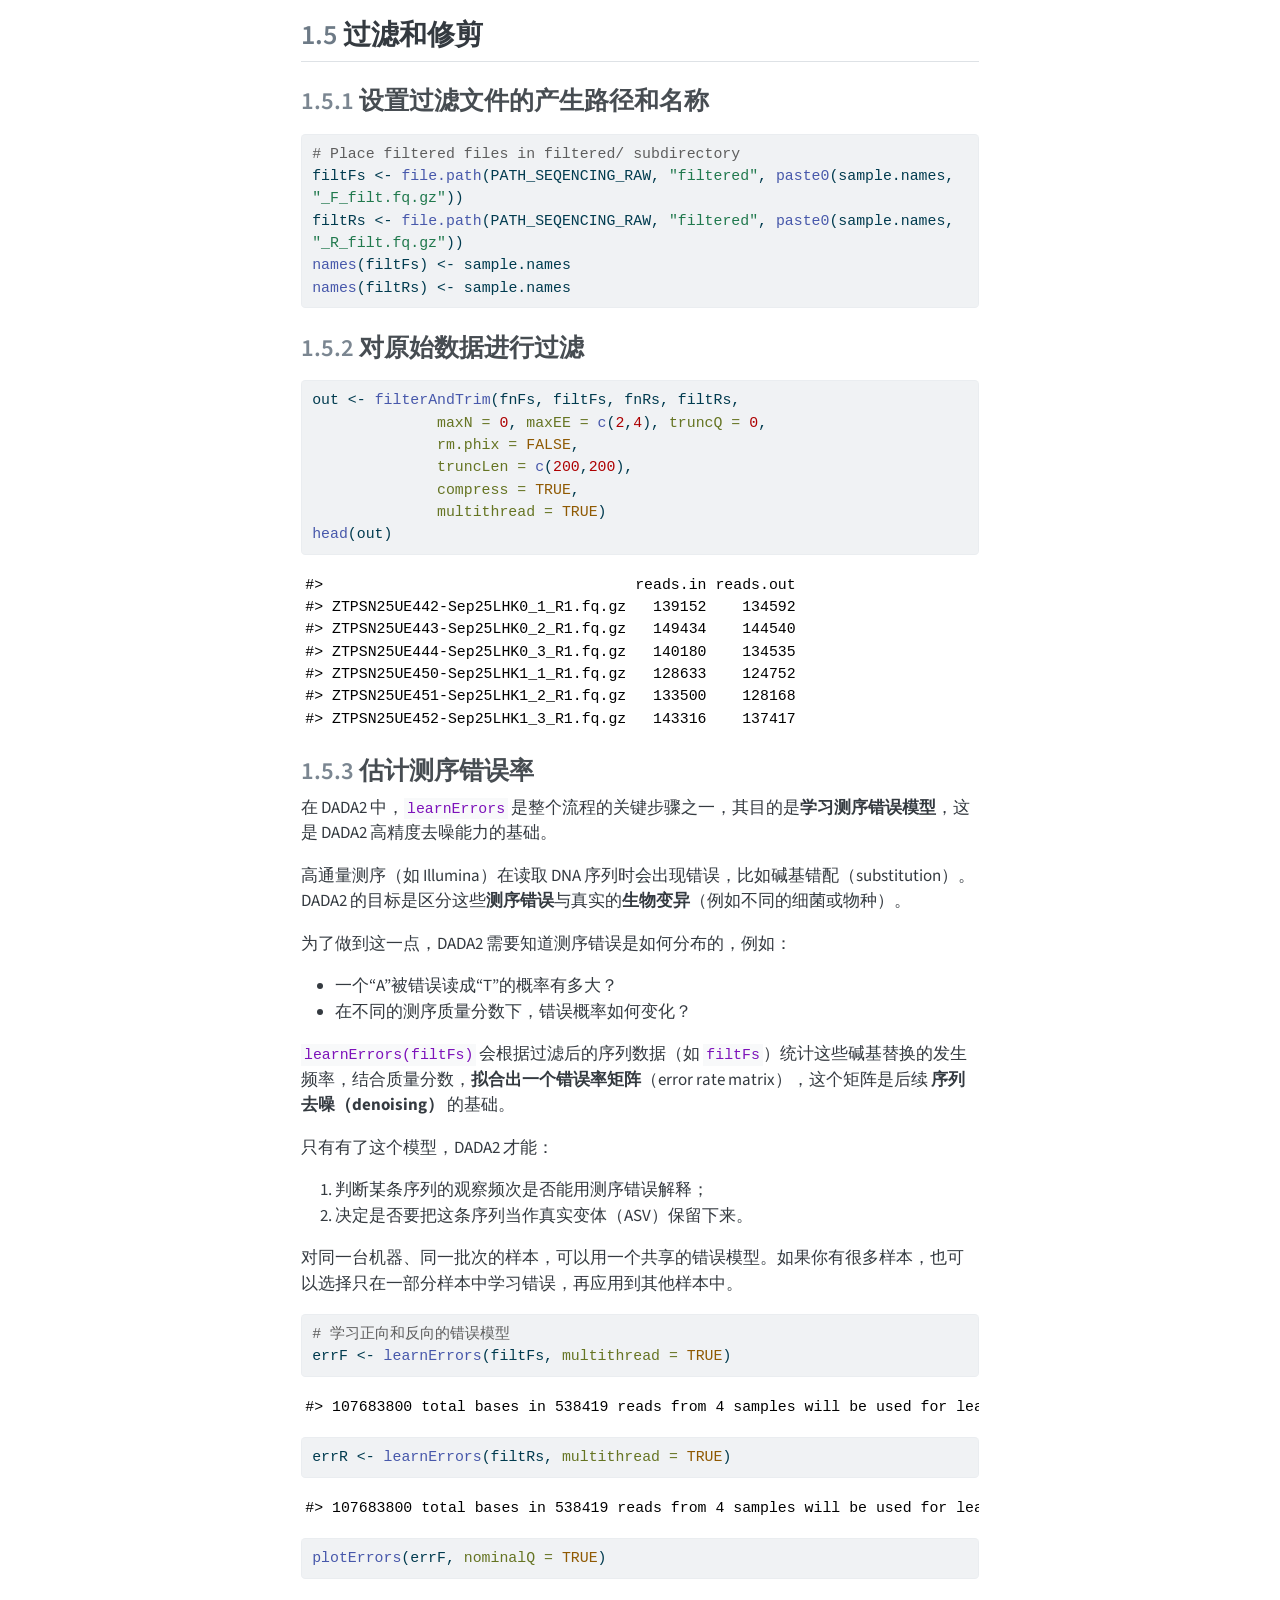
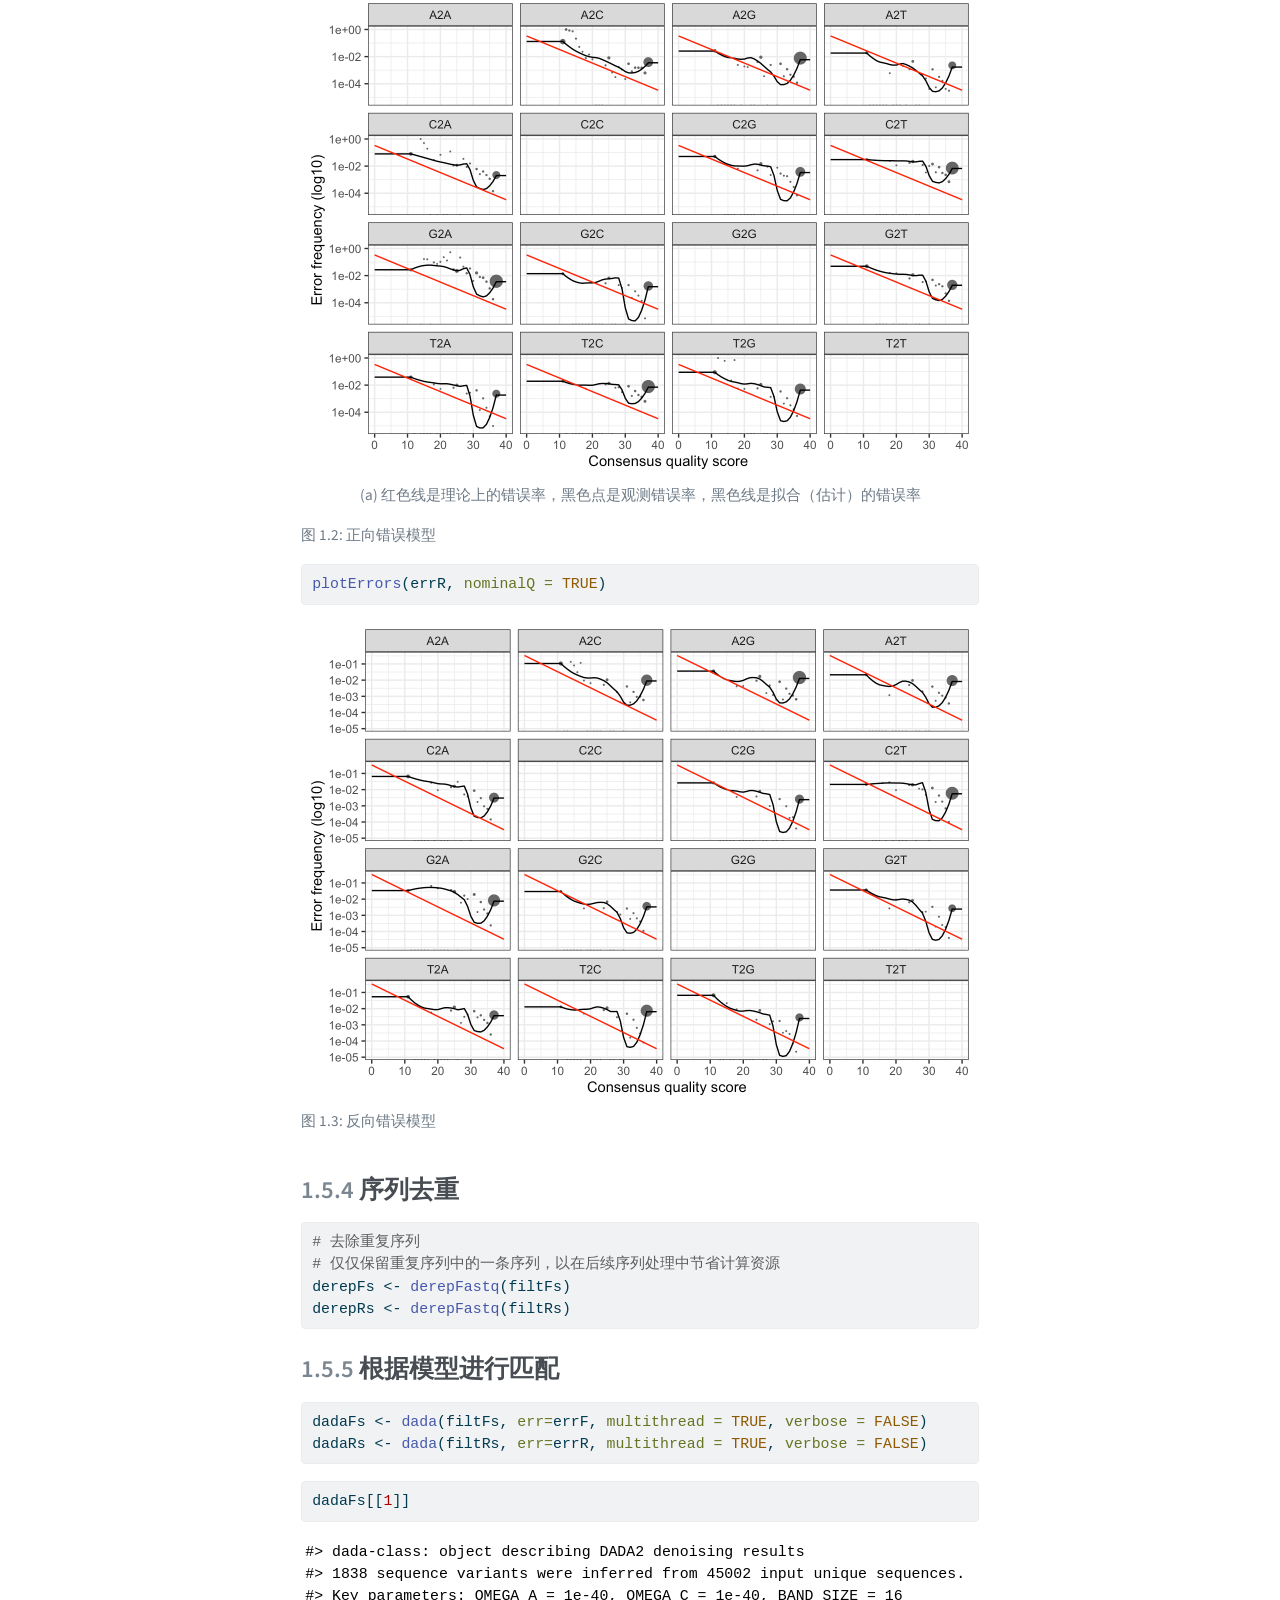
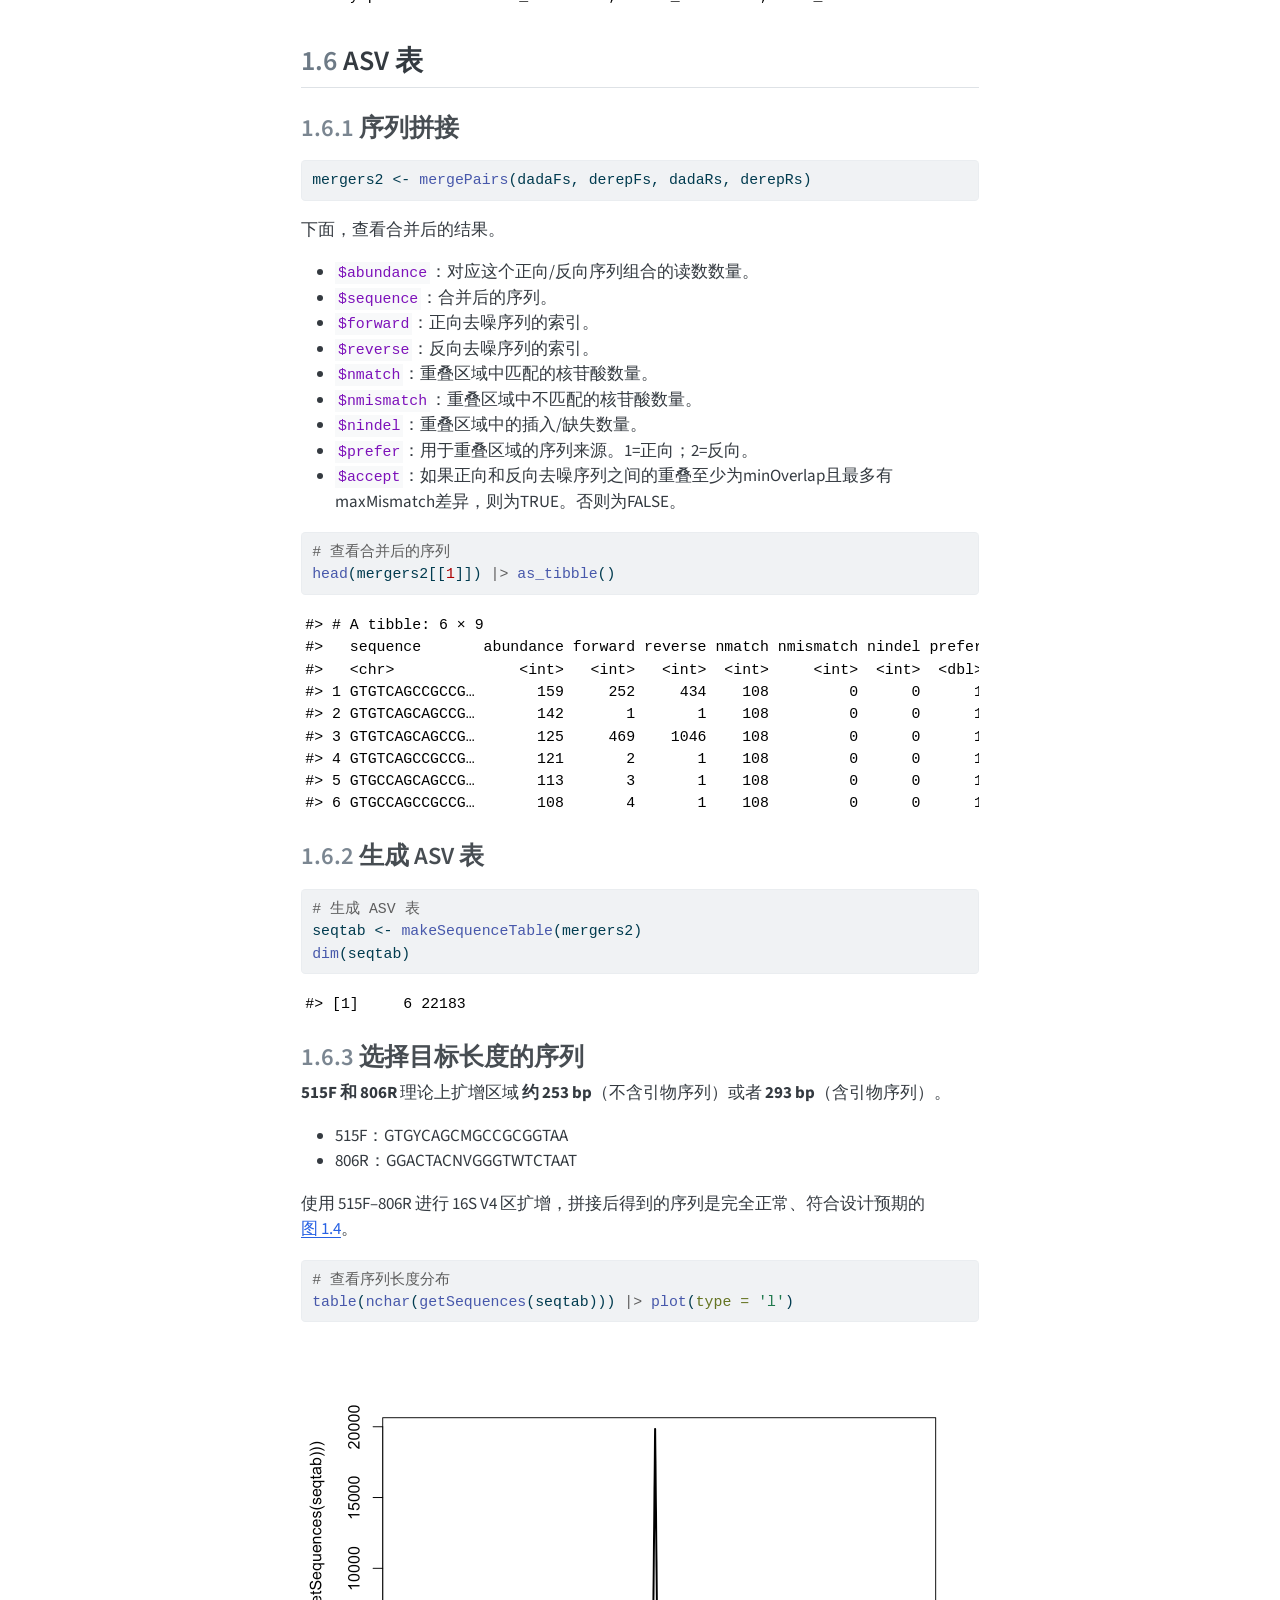
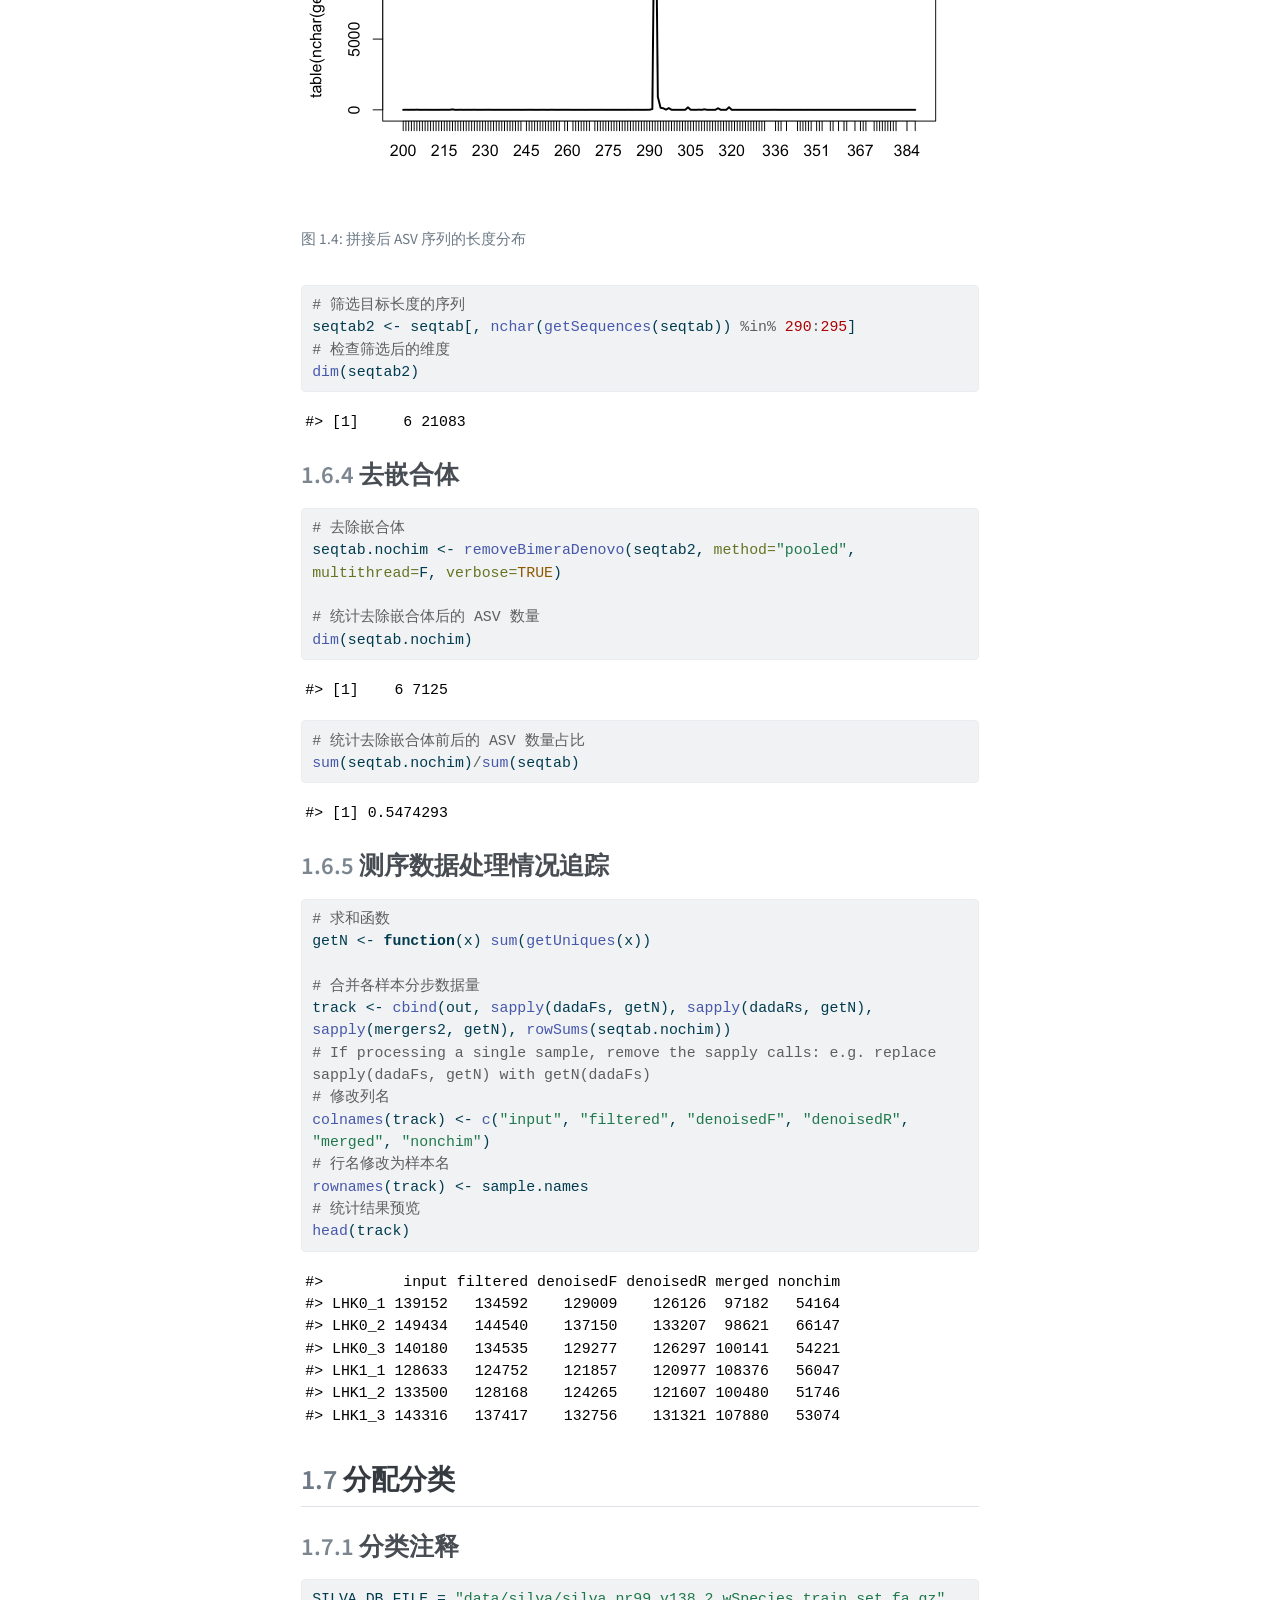
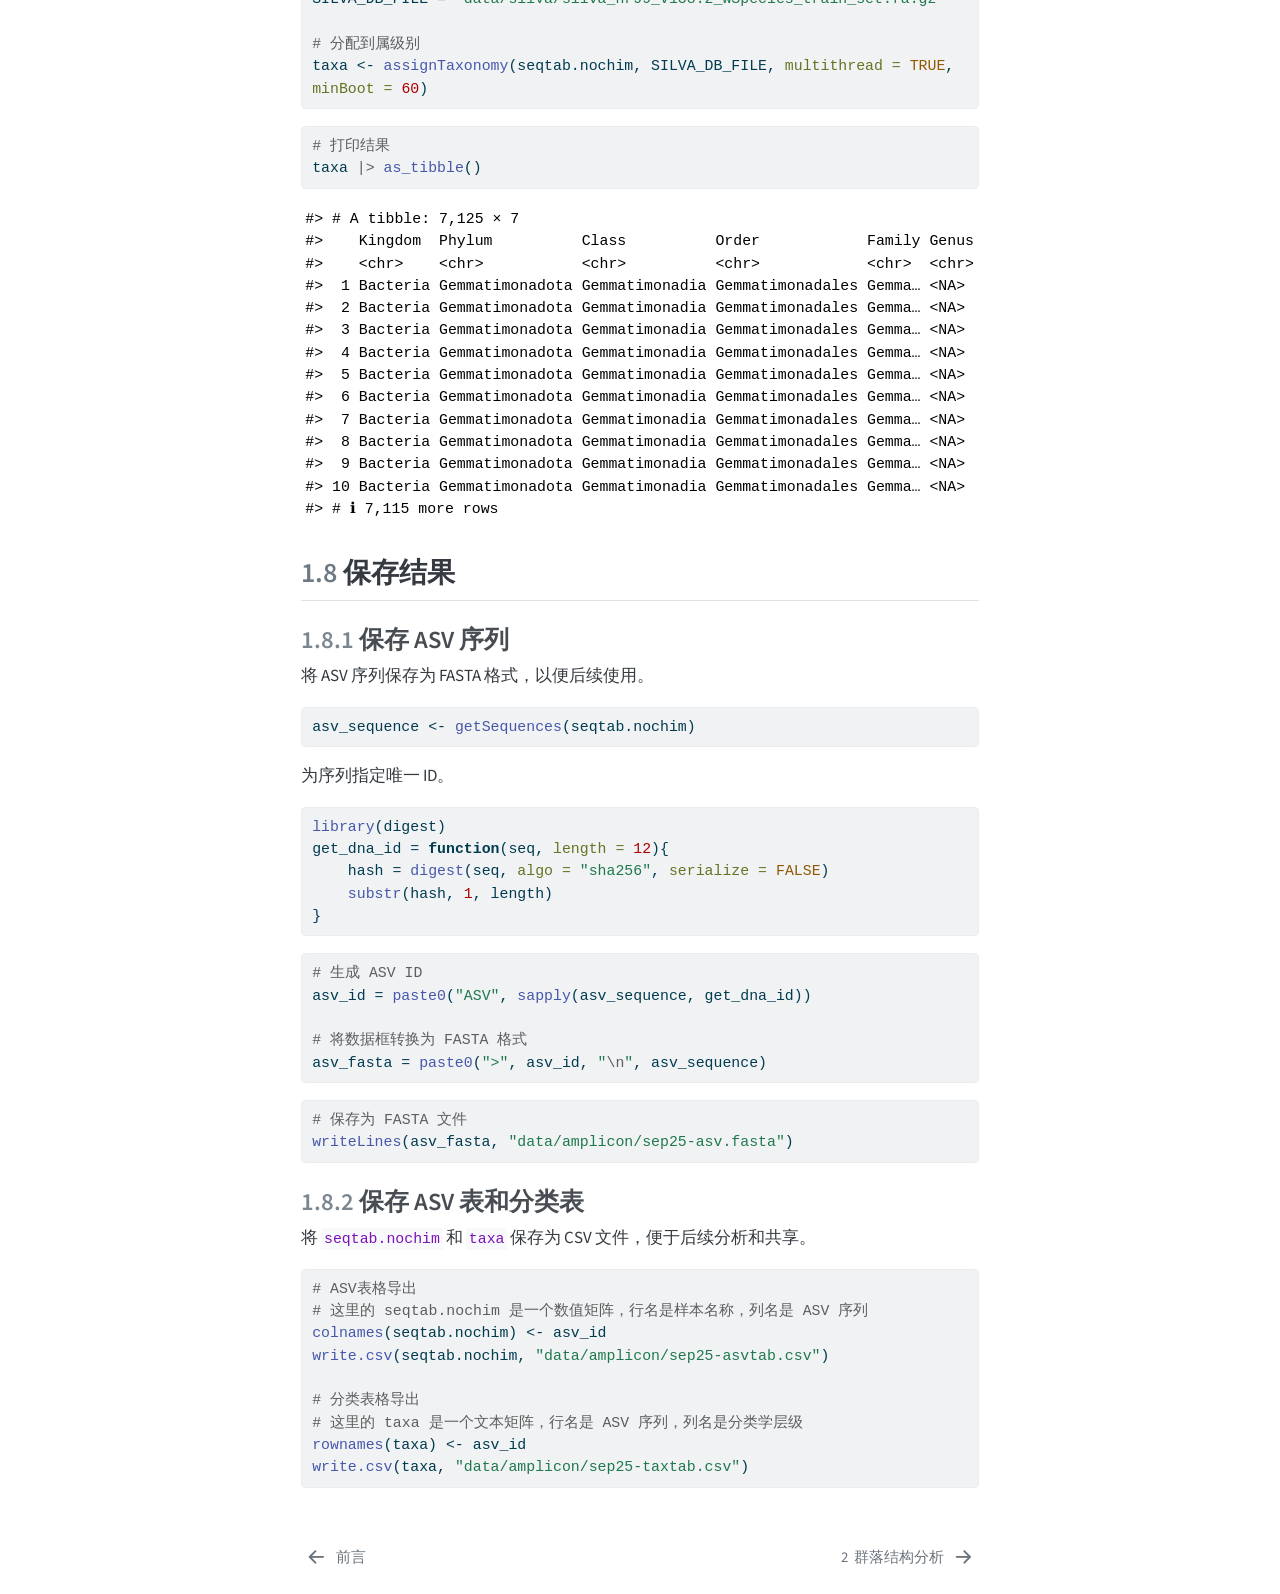
<file: preprocess.html>
<!DOCTYPE html>
<html xmlns="http://www.w3.org/1999/xhtml" lang="en" xml:lang="en"><head>

<meta charset="utf-8">
<meta name="generator" content="quarto-1.5.57">

<meta name="viewport" content="width=device-width, initial-scale=1.0, user-scalable=yes">


<title>1&nbsp; 测序数据预处理 – Lecture 6: Microbiome Analysis with R</title>
<style>
code{white-space: pre-wrap;}
span.smallcaps{font-variant: small-caps;}
div.columns{display: flex; gap: min(4vw, 1.5em);}
div.column{flex: auto; overflow-x: auto;}
div.hanging-indent{margin-left: 1.5em; text-indent: -1.5em;}
ul.task-list{list-style: none;}
ul.task-list li input[type="checkbox"] {
  width: 0.8em;
  margin: 0 0.8em 0.2em -1em; /* quarto-specific, see https://github.com/quarto-dev/quarto-cli/issues/4556 */ 
  vertical-align: middle;
}
/* CSS for syntax highlighting */
pre > code.sourceCode { white-space: pre; position: relative; }
pre > code.sourceCode > span { line-height: 1.25; }
pre > code.sourceCode > span:empty { height: 1.2em; }
.sourceCode { overflow: visible; }
code.sourceCode > span { color: inherit; text-decoration: inherit; }
div.sourceCode { margin: 1em 0; }
pre.sourceCode { margin: 0; }
@media screen {
div.sourceCode { overflow: auto; }
}
@media print {
pre > code.sourceCode { white-space: pre-wrap; }
pre > code.sourceCode > span { display: inline-block; text-indent: -5em; padding-left: 5em; }
}
pre.numberSource code
  { counter-reset: source-line 0; }
pre.numberSource code > span
  { position: relative; left: -4em; counter-increment: source-line; }
pre.numberSource code > span > a:first-child::before
  { content: counter(source-line);
    position: relative; left: -1em; text-align: right; vertical-align: baseline;
    border: none; display: inline-block;
    -webkit-touch-callout: none; -webkit-user-select: none;
    -khtml-user-select: none; -moz-user-select: none;
    -ms-user-select: none; user-select: none;
    padding: 0 4px; width: 4em;
  }
pre.numberSource { margin-left: 3em;  padding-left: 4px; }
div.sourceCode
  {   }
@media screen {
pre > code.sourceCode > span > a:first-child::before { text-decoration: underline; }
}
</style>


<script src="site_libs/quarto-nav/quarto-nav.js"></script>
<script src="site_libs/quarto-nav/headroom.min.js"></script>
<script src="site_libs/clipboard/clipboard.min.js"></script>
<script src="site_libs/quarto-search/autocomplete.umd.js"></script>
<script src="site_libs/quarto-search/fuse.min.js"></script>
<script src="site_libs/quarto-search/quarto-search.js"></script>
<meta name="quarto:offset" content="./">
<link href="./taxonomy.html" rel="next">
<link href="./index.html" rel="prev">
<script src="site_libs/quarto-html/quarto.js"></script>
<script src="site_libs/quarto-html/popper.min.js"></script>
<script src="site_libs/quarto-html/tippy.umd.min.js"></script>
<script src="site_libs/quarto-html/anchor.min.js"></script>
<link href="site_libs/quarto-html/tippy.css" rel="stylesheet">
<link href="site_libs/quarto-html/quarto-syntax-highlighting.css" rel="stylesheet" id="quarto-text-highlighting-styles">
<script src="site_libs/bootstrap/bootstrap.min.js"></script>
<link href="site_libs/bootstrap/bootstrap-icons.css" rel="stylesheet">
<link href="site_libs/bootstrap/bootstrap.min.css" rel="stylesheet" id="quarto-bootstrap" data-mode="light">
<script id="quarto-search-options" type="application/json">{
  "location": "sidebar",
  "copy-button": false,
  "collapse-after": 3,
  "panel-placement": "start",
  "type": "textbox",
  "limit": 50,
  "keyboard-shortcut": [
    "f",
    "/",
    "s"
  ],
  "show-item-context": false,
  "language": {
    "search-no-results-text": "No results",
    "search-matching-documents-text": "matching documents",
    "search-copy-link-title": "Copy link to search",
    "search-hide-matches-text": "Hide additional matches",
    "search-more-match-text": "more match in this document",
    "search-more-matches-text": "more matches in this document",
    "search-clear-button-title": "Clear",
    "search-text-placeholder": "",
    "search-detached-cancel-button-title": "Cancel",
    "search-submit-button-title": "Submit",
    "search-label": "Search"
  }
}</script>
<style>
/* quarto-ai-helper styles */

/* ── 错误块整体样式 ──────────────────────────────────────────────────── */
.cell-output-error.ai-helper-styled {
  border-left: 4px solid #dc3545;
  background: linear-gradient(135deg, #fff5f5 0%, #ffe8e8 100%);
  border-radius: 8px;
  padding: 16px 18px;
  margin-top: 10px;
  position: relative;
  box-shadow: 0 2px 8px rgba(220, 53, 69, 0.12);
}

.cell-output-error.ai-helper-styled pre {
  background: transparent;
  border: none;
  margin: 0;
  padding: 0;
  color: #721c24;
  font-size: 0.9em;
}

.cell-output-error.ai-helper-styled code {
  background: transparent;
  color: #721c24;
}

/* ── 错误标签 ────────────────────────────────────────────────────────── */
.ai-helper-error-label {
  display: inline-block;
  font-weight: 700;
  font-size: 0.85em;
  color: #dc3545;
  margin-bottom: 8px;
  letter-spacing: 0.3px;
}

/* ── 按钮容器 ────────────────────────────────────────────────────────── */
.quarto-ai-helper-buttons {
  margin-top: 12px;
  padding-top: 10px;
  border-top: 1px dashed #e0c8c8;
  display: flex;
  gap: 10px;
  align-items: center;
  flex-wrap: wrap;
}

/* ── ChatGPT 按钮 ────────────────────────────────────────────────────── */
.quarto-ai-helper-buttons .btn-success {
  background: linear-gradient(135deg, #28a745 0%, #20c997 100%);
  border: none;
  font-weight: 600;
  padding: 6px 16px;
  border-radius: 20px;
  box-shadow: 0 2px 6px rgba(40, 167, 69, 0.3);
  transition: all 0.2s ease;
  cursor: pointer;
}

.quarto-ai-helper-buttons .btn-success:hover {
  transform: translateY(-1px);
  box-shadow: 0 4px 12px rgba(40, 167, 69, 0.4);
}

/* ── 复制按钮 ────────────────────────────────────────────────────────── */
.quarto-ai-helper-buttons .btn-outline-secondary {
  border-radius: 20px;
  padding: 6px 16px;
  transition: all 0.2s ease;
  cursor: pointer;
}

.quarto-ai-helper-buttons .btn-outline-secondary:hover {
  transform: translateY(-1px);
}

</style>


</head>

<body class="nav-sidebar floating">

<div id="quarto-search-results"></div>
  <header id="quarto-header" class="headroom fixed-top">
  <nav class="quarto-secondary-nav">
    <div class="container-fluid d-flex">
      <button type="button" class="quarto-btn-toggle btn" data-bs-toggle="collapse" role="button" data-bs-target=".quarto-sidebar-collapse-item" aria-controls="quarto-sidebar" aria-expanded="false" aria-label="Toggle sidebar navigation" onclick="if (window.quartoToggleHeadroom) { window.quartoToggleHeadroom(); }">
        <i class="bi bi-layout-text-sidebar-reverse"></i>
      </button>
        <nav class="quarto-page-breadcrumbs" aria-label="breadcrumb"><ol class="breadcrumb"><li class="breadcrumb-item"><a href="./preprocess.html"><span class="chapter-number">1</span>&nbsp; <span class="chapter-title">测序数据预处理</span></a></li></ol></nav>
        <a class="flex-grow-1" role="navigation" data-bs-toggle="collapse" data-bs-target=".quarto-sidebar-collapse-item" aria-controls="quarto-sidebar" aria-expanded="false" aria-label="Toggle sidebar navigation" onclick="if (window.quartoToggleHeadroom) { window.quartoToggleHeadroom(); }">      
        </a>
      <button type="button" class="btn quarto-search-button" aria-label="Search" onclick="window.quartoOpenSearch();">
        <i class="bi bi-search"></i>
      </button>
    </div>
  </nav>
</header>
<!-- content -->
<div id="quarto-content" class="quarto-container page-columns page-rows-contents page-layout-article">
<!-- sidebar -->
  <nav id="quarto-sidebar" class="sidebar collapse collapse-horizontal quarto-sidebar-collapse-item sidebar-navigation floating overflow-auto">
    <div class="pt-lg-2 mt-2 text-left sidebar-header">
    <div class="sidebar-title mb-0 py-0">
      <a href="./">Lecture 6: Microbiome Analysis with R</a> 
    </div>
      </div>
        <div class="mt-2 flex-shrink-0 align-items-center">
        <div class="sidebar-search">
        <div id="quarto-search" class="" title="Search"></div>
        </div>
        </div>
    <div class="sidebar-menu-container"> 
    <ul class="list-unstyled mt-1">
        <li class="sidebar-item">
  <div class="sidebar-item-container"> 
  <a href="./index.html" class="sidebar-item-text sidebar-link">
 <span class="menu-text">前言</span></a>
  </div>
</li>
        <li class="sidebar-item">
  <div class="sidebar-item-container"> 
  <a href="./preprocess.html" class="sidebar-item-text sidebar-link active">
 <span class="menu-text"><span class="chapter-number">1</span>&nbsp; <span class="chapter-title">测序数据预处理</span></span></a>
  </div>
</li>
        <li class="sidebar-item">
  <div class="sidebar-item-container"> 
  <a href="./taxonomy.html" class="sidebar-item-text sidebar-link">
 <span class="menu-text"><span class="chapter-number">2</span>&nbsp; <span class="chapter-title">群落结构分析</span></span></a>
  </div>
</li>
        <li class="sidebar-item">
  <div class="sidebar-item-container"> 
  <a href="./alpha.html" class="sidebar-item-text sidebar-link">
 <span class="menu-text"><span class="chapter-number">3</span>&nbsp; <span class="chapter-title">α 多样性</span></span></a>
  </div>
</li>
        <li class="sidebar-item">
  <div class="sidebar-item-container"> 
  <a href="./beta.html" class="sidebar-item-text sidebar-link">
 <span class="menu-text"><span class="chapter-number">4</span>&nbsp; <span class="chapter-title">β 多样性</span></span></a>
  </div>
</li>
        <li class="sidebar-item">
  <div class="sidebar-item-container"> 
  <a href="./differ.html" class="sidebar-item-text sidebar-link">
 <span class="menu-text"><span class="chapter-number">5</span>&nbsp; <span class="chapter-title">菌群差异分析</span></span></a>
  </div>
</li>
        <li class="sidebar-item">
  <div class="sidebar-item-container"> 
  <a href="./network.html" class="sidebar-item-text sidebar-link">
 <span class="menu-text"><span class="chapter-number">6</span>&nbsp; <span class="chapter-title">网络分析</span></span></a>
  </div>
</li>
        <li class="sidebar-item">
  <div class="sidebar-item-container"> 
  <a href="./summary.html" class="sidebar-item-text sidebar-link">
 <span class="menu-text"><span class="chapter-number">7</span>&nbsp; <span class="chapter-title">总结</span></span></a>
  </div>
</li>
        <li class="sidebar-item">
  <div class="sidebar-item-container"> 
  <a href="./references.html" class="sidebar-item-text sidebar-link">
 <span class="menu-text">References</span></a>
  </div>
</li>
    </ul>
    </div>
</nav>
<div id="quarto-sidebar-glass" class="quarto-sidebar-collapse-item" data-bs-toggle="collapse" data-bs-target=".quarto-sidebar-collapse-item"></div>
<!-- margin-sidebar -->
    <div id="quarto-margin-sidebar" class="sidebar margin-sidebar">
        <nav id="TOC" role="doc-toc" class="toc-active">
    <h2 id="toc-title">Table of contents</h2>
   
  <ul>
  <li><a href="#数据准备" id="toc-数据准备" class="nav-link active" data-scroll-target="#数据准备"><span class="header-section-number">1.1</span> 数据准备</a></li>
  <li><a href="#分析概述" id="toc-分析概述" class="nav-link" data-scroll-target="#分析概述"><span class="header-section-number">1.2</span> 分析概述</a></li>
  <li><a href="#加载需要的包" id="toc-加载需要的包" class="nav-link" data-scroll-target="#加载需要的包"><span class="header-section-number">1.3</span> 加载需要的包</a></li>
  <li><a href="#检查实验数据" id="toc-检查实验数据" class="nav-link" data-scroll-target="#检查实验数据"><span class="header-section-number">1.4</span> 检查实验数据</a>
  <ul class="collapse">
  <li><a href="#生成-metadata" id="toc-生成-metadata" class="nav-link" data-scroll-target="#生成-metadata"><span class="header-section-number">1.4.1</span> 生成 metadata</a></li>
  <li><a href="#查看文件的测序质量" id="toc-查看文件的测序质量" class="nav-link" data-scroll-target="#查看文件的测序质量"><span class="header-section-number">1.4.2</span> 查看文件的测序质量</a></li>
  </ul></li>
  <li><a href="#过滤和修剪" id="toc-过滤和修剪" class="nav-link" data-scroll-target="#过滤和修剪"><span class="header-section-number">1.5</span> 过滤和修剪</a>
  <ul class="collapse">
  <li><a href="#设置过滤文件的产生路径和名称" id="toc-设置过滤文件的产生路径和名称" class="nav-link" data-scroll-target="#设置过滤文件的产生路径和名称"><span class="header-section-number">1.5.1</span> 设置过滤文件的产生路径和名称</a></li>
  <li><a href="#对原始数据进行过滤" id="toc-对原始数据进行过滤" class="nav-link" data-scroll-target="#对原始数据进行过滤"><span class="header-section-number">1.5.2</span> 对原始数据进行过滤</a></li>
  <li><a href="#估计测序错误率" id="toc-估计测序错误率" class="nav-link" data-scroll-target="#估计测序错误率"><span class="header-section-number">1.5.3</span> 估计测序错误率</a></li>
  <li><a href="#序列去重" id="toc-序列去重" class="nav-link" data-scroll-target="#序列去重"><span class="header-section-number">1.5.4</span> 序列去重</a></li>
  <li><a href="#根据模型进行匹配" id="toc-根据模型进行匹配" class="nav-link" data-scroll-target="#根据模型进行匹配"><span class="header-section-number">1.5.5</span> 根据模型进行匹配</a></li>
  </ul></li>
  <li><a href="#asv-表" id="toc-asv-表" class="nav-link" data-scroll-target="#asv-表"><span class="header-section-number">1.6</span> ASV 表</a>
  <ul class="collapse">
  <li><a href="#序列拼接" id="toc-序列拼接" class="nav-link" data-scroll-target="#序列拼接"><span class="header-section-number">1.6.1</span> 序列拼接</a></li>
  <li><a href="#生成-asv-表" id="toc-生成-asv-表" class="nav-link" data-scroll-target="#生成-asv-表"><span class="header-section-number">1.6.2</span> 生成 ASV 表</a></li>
  <li><a href="#选择目标长度的序列" id="toc-选择目标长度的序列" class="nav-link" data-scroll-target="#选择目标长度的序列"><span class="header-section-number">1.6.3</span> 选择目标长度的序列</a></li>
  <li><a href="#去嵌合体" id="toc-去嵌合体" class="nav-link" data-scroll-target="#去嵌合体"><span class="header-section-number">1.6.4</span> 去嵌合体</a></li>
  <li><a href="#测序数据处理情况追踪" id="toc-测序数据处理情况追踪" class="nav-link" data-scroll-target="#测序数据处理情况追踪"><span class="header-section-number">1.6.5</span> 测序数据处理情况追踪</a></li>
  </ul></li>
  <li><a href="#分配分类" id="toc-分配分类" class="nav-link" data-scroll-target="#分配分类"><span class="header-section-number">1.7</span> 分配分类</a>
  <ul class="collapse">
  <li><a href="#分类注释" id="toc-分类注释" class="nav-link" data-scroll-target="#分类注释"><span class="header-section-number">1.7.1</span> 分类注释</a></li>
  </ul></li>
  <li><a href="#保存结果" id="toc-保存结果" class="nav-link" data-scroll-target="#保存结果"><span class="header-section-number">1.8</span> 保存结果</a>
  <ul class="collapse">
  <li><a href="#保存-asv-序列" id="toc-保存-asv-序列" class="nav-link" data-scroll-target="#保存-asv-序列"><span class="header-section-number">1.8.1</span> 保存 ASV 序列</a></li>
  <li><a href="#保存-asv-表和分类表" id="toc-保存-asv-表和分类表" class="nav-link" data-scroll-target="#保存-asv-表和分类表"><span class="header-section-number">1.8.2</span> 保存 ASV 表和分类表</a></li>
  </ul></li>
  </ul>
</nav>
    </div>
<!-- main -->
<main class="content" id="quarto-document-content">

<header id="title-block-header" class="quarto-title-block default">
<div class="quarto-title">
<h1 class="title"><span class="chapter-number">1</span>&nbsp; <span class="chapter-title">测序数据预处理</span></h1>
</div>



<div class="quarto-title-meta">

    
  
    
  </div>
  


</header>


<section id="数据准备" class="level2" data-number="1.1">
<h2 data-number="1.1" class="anchored" data-anchor-id="数据准备"><span class="header-section-number">1.1</span> 数据准备</h2>
<p>在开始分析之前，请确保已下载原始测序数据。</p>
<div class="callout callout-style-default callout-warning callout-titled">
<div class="callout-header d-flex align-content-center">
<div class="callout-icon-container">
<i class="callout-icon"></i>
</div>
<div class="callout-title-container flex-fill">
检查数据文件
</div>
</div>
<div class="callout-body-container callout-body">
<p>以下代码将检查数据文件是否存在：</p>
<div class="cell">
<div class="sourceCode cell-code" id="cb1"><pre class="sourceCode r code-with-copy"><code class="sourceCode r"><span id="cb1-1"><a href="#cb1-1" aria-hidden="true" tabindex="-1"></a><span class="co"># 检查原始测序数据目录</span></span>
<span id="cb1-2"><a href="#cb1-2" aria-hidden="true" tabindex="-1"></a>PATH_SEQENCING_RAW <span class="ot">&lt;-</span> <span class="st">"data/amplicon/raw/"</span></span>
<span id="cb1-3"><a href="#cb1-3" aria-hidden="true" tabindex="-1"></a>data_exists <span class="ot">&lt;-</span> <span class="fu">dir.exists</span>(PATH_SEQENCING_RAW) <span class="sc">&amp;&amp;</span> <span class="fu">length</span>(<span class="fu">list.files</span>(PATH_SEQENCING_RAW, <span class="at">pattern =</span> <span class="st">"</span><span class="sc">\\</span><span class="st">.gz$"</span>)) <span class="sc">&gt;</span> <span class="dv">0</span></span>
<span id="cb1-4"><a href="#cb1-4" aria-hidden="true" tabindex="-1"></a></span>
<span id="cb1-5"><a href="#cb1-5" aria-hidden="true" tabindex="-1"></a>data_exists</span></code><button title="Copy to Clipboard" class="code-copy-button"><i class="bi"></i></button></pre></div>
<div class="cell-output cell-output-stdout">
<pre><code>#&gt; [1] TRUE</code></pre>
</div>
</div>
<p>如果 <code>data_exists</code> 返回 <code>FALSE</code>，说明数据文件尚未下载。请按以下步骤获取数据：</p>
<ol type="1">
<li><p><strong>下载数据文件</strong>：</p>
<ul>
<li>地址：https://cloud.bio-spring.top/index.php/s/CZqYgzJWLczo2Rp</li>
<li>备用：QQ 群文件 <code>lecture6-amplicon-rawdata.zip</code></li>
</ul></li>
<li><p><strong>解压到项目目录</strong>：</p>
<div class="sourceCode" id="cb3"><pre class="sourceCode bash code-with-copy"><code class="sourceCode bash"><span id="cb3-1"><a href="#cb3-1" aria-hidden="true" tabindex="-1"></a><span class="fu">unzip</span> data.zip <span class="at">-d</span> /path/to/lecture6-r-microbiome-analysis/</span></code><button title="Copy to Clipboard" class="code-copy-button"><i class="bi"></i></button></pre></div></li>
<li><p><strong>验证目录结构</strong>：</p>
<pre><code>data/
├── amplicon/
│   └── raw/          # 原始测序 fastq 文件
├── processed/        # 预处理后的数据（该文件随本仓库提供，不在压缩包中）
└── silva/            # 参考数据库</code></pre></li>
</ol>
</div>
</div>
</section>
<section id="分析概述" class="level2" data-number="1.2">
<h2 data-number="1.2" class="anchored" data-anchor-id="分析概述"><span class="header-section-number">1.2</span> 分析概述</h2>
<p>采用 DADA2 对公司返回的数据进行分析注释。</p>
</section>
<section id="加载需要的包" class="level2" data-number="1.3">
<h2 data-number="1.3" class="anchored" data-anchor-id="加载需要的包"><span class="header-section-number">1.3</span> 加载需要的包</h2>
<div class="cell">
<div class="sourceCode cell-code" id="cb5"><pre class="sourceCode r code-with-copy"><code class="sourceCode r"><span id="cb5-1"><a href="#cb5-1" aria-hidden="true" tabindex="-1"></a><span class="fu">library</span>(dada2)</span>
<span id="cb5-2"><a href="#cb5-2" aria-hidden="true" tabindex="-1"></a><span class="fu">library</span>(ggplot2)</span>
<span id="cb5-3"><a href="#cb5-3" aria-hidden="true" tabindex="-1"></a><span class="fu">library</span>(cowplot)</span>
<span id="cb5-4"><a href="#cb5-4" aria-hidden="true" tabindex="-1"></a><span class="fu">library</span>(dplyr)</span>
<span id="cb5-5"><a href="#cb5-5" aria-hidden="true" tabindex="-1"></a><span class="fu">library</span>(stringr)</span>
<span id="cb5-6"><a href="#cb5-6" aria-hidden="true" tabindex="-1"></a><span class="fu">library</span>(tibble)</span></code><button title="Copy to Clipboard" class="code-copy-button"><i class="bi"></i></button></pre></div>
</div>
</section>
<section id="检查实验数据" class="level2" data-number="1.4">
<h2 data-number="1.4" class="anchored" data-anchor-id="检查实验数据"><span class="header-section-number">1.4</span> 检查实验数据</h2>
<p>这些 fastq 文件是通过 2x250 Illumina Miseq 扩增子对 16S rRNA 基因的 V4 区进行测序生成的，这些样本来自实验。现在，只需将它们视为要处理的配对端 fastq 文件。</p>
<div class="cell">
<div class="sourceCode cell-code" id="cb6"><pre class="sourceCode r code-with-copy"><code class="sourceCode r"><span id="cb6-1"><a href="#cb6-1" aria-hidden="true" tabindex="-1"></a><span class="co"># 设置文件所在的路径</span></span>
<span id="cb6-2"><a href="#cb6-2" aria-hidden="true" tabindex="-1"></a>PATH_SEQENCING_RAW <span class="ot">&lt;-</span> <span class="st">"data/amplicon/raw/"</span></span>
<span id="cb6-3"><a href="#cb6-3" aria-hidden="true" tabindex="-1"></a></span>
<span id="cb6-4"><a href="#cb6-4" aria-hidden="true" tabindex="-1"></a><span class="co"># 查找并排序 R1 和 R2 文件</span></span>
<span id="cb6-5"><a href="#cb6-5" aria-hidden="true" tabindex="-1"></a>fnFs <span class="ot">&lt;-</span> <span class="fu">sort</span>(<span class="fu">list.files</span>(PATH_SEQENCING_RAW, <span class="at">pattern=</span><span class="st">"_R1.f.*q.gz"</span>, <span class="at">full.names =</span> <span class="cn">TRUE</span>))</span>
<span id="cb6-6"><a href="#cb6-6" aria-hidden="true" tabindex="-1"></a>fnRs <span class="ot">&lt;-</span> <span class="fu">sort</span>(<span class="fu">list.files</span>(PATH_SEQENCING_RAW, <span class="at">pattern=</span><span class="st">"_R2.f.*q.gz"</span>, <span class="at">full.names =</span> <span class="cn">TRUE</span>))</span>
<span id="cb6-7"><a href="#cb6-7" aria-hidden="true" tabindex="-1"></a></span>
<span id="cb6-8"><a href="#cb6-8" aria-hidden="true" tabindex="-1"></a><span class="fu">c</span>(fnFs, fnRs) <span class="sc">|&gt;</span> <span class="fu">basename</span>() <span class="sc">|&gt;</span> <span class="fu">sort</span>()</span></code><button title="Copy to Clipboard" class="code-copy-button"><i class="bi"></i></button></pre></div>
<div class="cell-output cell-output-stdout">
<pre><code>#&gt;  [1] "ZTPSN25UE442-Sep25LHK0_1_R1.fq.gz" "ZTPSN25UE442-Sep25LHK0_1_R2.fq.gz"
#&gt;  [3] "ZTPSN25UE443-Sep25LHK0_2_R1.fq.gz" "ZTPSN25UE443-Sep25LHK0_2_R2.fq.gz"
#&gt;  [5] "ZTPSN25UE444-Sep25LHK0_3_R1.fq.gz" "ZTPSN25UE444-Sep25LHK0_3_R2.fq.gz"
#&gt;  [7] "ZTPSN25UE450-Sep25LHK1_1_R1.fq.gz" "ZTPSN25UE450-Sep25LHK1_1_R2.fq.gz"
#&gt;  [9] "ZTPSN25UE451-Sep25LHK1_2_R1.fq.gz" "ZTPSN25UE451-Sep25LHK1_2_R2.fq.gz"
#&gt; [11] "ZTPSN25UE452-Sep25LHK1_3_R1.fq.gz" "ZTPSN25UE452-Sep25LHK1_3_R2.fq.gz"</code></pre>
</div>
</div>
<section id="生成-metadata" class="level3" data-number="1.4.1">
<h3 data-number="1.4.1" class="anchored" data-anchor-id="生成-metadata"><span class="header-section-number">1.4.1</span> 生成 metadata</h3>
<p>文件名包含 Sample ID，这里直接从 sample ID 获取实验处理。</p>
<div class="cell">
<div class="sourceCode cell-code" id="cb8"><pre class="sourceCode r code-with-copy"><code class="sourceCode r"><span id="cb8-1"><a href="#cb8-1" aria-hidden="true" tabindex="-1"></a>sample.names <span class="ot">=</span> fnFs <span class="sc">|&gt;</span></span>
<span id="cb8-2"><a href="#cb8-2" aria-hidden="true" tabindex="-1"></a>    <span class="fu">basename</span>() <span class="sc">|&gt;</span></span>
<span id="cb8-3"><a href="#cb8-3" aria-hidden="true" tabindex="-1"></a>    <span class="fu">str_extract</span>(<span class="st">"Sep25.*_[0-9]"</span>) <span class="sc">|&gt;</span></span>
<span id="cb8-4"><a href="#cb8-4" aria-hidden="true" tabindex="-1"></a>    <span class="fu">str_remove</span>(<span class="st">"^Sep25"</span>)</span>
<span id="cb8-5"><a href="#cb8-5" aria-hidden="true" tabindex="-1"></a></span>
<span id="cb8-6"><a href="#cb8-6" aria-hidden="true" tabindex="-1"></a>meta <span class="ot">=</span> <span class="fu">tibble</span>(<span class="at">sample_id =</span> sample.names) <span class="sc">|&gt;</span></span>
<span id="cb8-7"><a href="#cb8-7" aria-hidden="true" tabindex="-1"></a>    tidyr<span class="sc">::</span><span class="fu">separate</span>(sample_id, <span class="fu">c</span>(<span class="st">"treatment"</span>, <span class="st">"rep"</span>), <span class="at">sep =</span> <span class="st">"_"</span>, <span class="at">remove =</span> <span class="cn">FALSE</span>)</span></code><button title="Copy to Clipboard" class="code-copy-button"><i class="bi"></i></button></pre></div>
</div>
</section>
<section id="查看文件的测序质量" class="level3" data-number="1.4.2">
<h3 data-number="1.4.2" class="anchored" data-anchor-id="查看文件的测序质量"><span class="header-section-number">1.4.2</span> 查看文件的测序质量</h3>
<p>测序质量的分布是一个重要的指标，通常我们会查看前 3 个样本的测序质量<a href="#fig-quality-profile" class="quarto-xref">图&nbsp;<span>1.1</span></a>。由图可知：</p>
<ul>
<li>R1 的测序治疗较 R2 差，R2 的测序质量平均值都在 30 以上，且没有明显的波动；</li>
<li>在 225 bp 以后，序列的整体长度会有明显的下降。</li>
</ul>
<div class="cell">
<div class="sourceCode cell-code" id="cb9"><pre class="sourceCode r code-with-copy"><code class="sourceCode r"><span id="cb9-1"><a href="#cb9-1" aria-hidden="true" tabindex="-1"></a>p1 <span class="ot">=</span> <span class="fu">plotQualityProfile</span>(fnFs[<span class="dv">1</span><span class="sc">:</span><span class="dv">3</span>]) <span class="sc">+</span></span>
<span id="cb9-2"><a href="#cb9-2" aria-hidden="true" tabindex="-1"></a>    <span class="fu">facet_wrap</span>(<span class="sc">~</span>file, <span class="at">ncol=</span><span class="dv">1</span>)</span>
<span id="cb9-3"><a href="#cb9-3" aria-hidden="true" tabindex="-1"></a></span>
<span id="cb9-4"><a href="#cb9-4" aria-hidden="true" tabindex="-1"></a>p2 <span class="ot">=</span> <span class="fu">plotQualityProfile</span>(fnRs[<span class="dv">1</span><span class="sc">:</span><span class="dv">3</span>]) <span class="sc">+</span></span>
<span id="cb9-5"><a href="#cb9-5" aria-hidden="true" tabindex="-1"></a>    <span class="fu">facet_wrap</span>(<span class="sc">~</span>file, <span class="at">ncol=</span><span class="dv">1</span>) <span class="sc">+</span></span>
<span id="cb9-6"><a href="#cb9-6" aria-hidden="true" tabindex="-1"></a>    <span class="fu">ylab</span>(<span class="st">""</span>)</span>
<span id="cb9-7"><a href="#cb9-7" aria-hidden="true" tabindex="-1"></a></span>
<span id="cb9-8"><a href="#cb9-8" aria-hidden="true" tabindex="-1"></a><span class="fu">plot_grid</span>(p1, p2, <span class="at">ncol=</span><span class="dv">2</span>)</span></code><button title="Copy to Clipboard" class="code-copy-button"><i class="bi"></i></button></pre></div>
<div class="cell-output-display">
<div id="fig-quality-profile" class="quarto-float quarto-figure quarto-figure-center anchored">
<figure class="quarto-float quarto-float-fig figure">
<div aria-describedby="fig-quality-profile-caption-0ceaefa1-69ba-4598-a22c-09a6ac19f8ca">
<img src="preprocess_files/figure-html/fig-quality-profile-1.png" class="img-fluid figure-img" width="672">
</div>
<figcaption class="quarto-float-caption-bottom quarto-float-caption quarto-float-fig" id="fig-quality-profile-caption-0ceaefa1-69ba-4598-a22c-09a6ac19f8ca">
图&nbsp;1.1: 前3个的测序质量
</figcaption>
</figure>
</div>
</div>
</div>
<p>测序质量得分在每个位置的分布以灰度热图显示，其中深色对应更高的频率。绘制的线条显示位置统计数据：绿色为平均值，橙色为中位数，虚线橙色为第25和第75百分位数。如果序列长度不同，将绘制一条红线，显示至少延伸到该位置的读数百分比。</p>
</section>
</section>
<section id="过滤和修剪" class="level2" data-number="1.5">
<h2 data-number="1.5" class="anchored" data-anchor-id="过滤和修剪"><span class="header-section-number">1.5</span> 过滤和修剪</h2>
<section id="设置过滤文件的产生路径和名称" class="level3" data-number="1.5.1">
<h3 data-number="1.5.1" class="anchored" data-anchor-id="设置过滤文件的产生路径和名称"><span class="header-section-number">1.5.1</span> 设置过滤文件的产生路径和名称</h3>
<div class="cell">
<div class="sourceCode cell-code" id="cb10"><pre class="sourceCode r code-with-copy"><code class="sourceCode r"><span id="cb10-1"><a href="#cb10-1" aria-hidden="true" tabindex="-1"></a><span class="co"># Place filtered files in filtered/ subdirectory</span></span>
<span id="cb10-2"><a href="#cb10-2" aria-hidden="true" tabindex="-1"></a>filtFs <span class="ot">&lt;-</span> <span class="fu">file.path</span>(PATH_SEQENCING_RAW, <span class="st">"filtered"</span>, <span class="fu">paste0</span>(sample.names, <span class="st">"_F_filt.fq.gz"</span>))</span>
<span id="cb10-3"><a href="#cb10-3" aria-hidden="true" tabindex="-1"></a>filtRs <span class="ot">&lt;-</span> <span class="fu">file.path</span>(PATH_SEQENCING_RAW, <span class="st">"filtered"</span>, <span class="fu">paste0</span>(sample.names, <span class="st">"_R_filt.fq.gz"</span>))</span>
<span id="cb10-4"><a href="#cb10-4" aria-hidden="true" tabindex="-1"></a><span class="fu">names</span>(filtFs) <span class="ot">&lt;-</span> sample.names</span>
<span id="cb10-5"><a href="#cb10-5" aria-hidden="true" tabindex="-1"></a><span class="fu">names</span>(filtRs) <span class="ot">&lt;-</span> sample.names</span></code><button title="Copy to Clipboard" class="code-copy-button"><i class="bi"></i></button></pre></div>
</div>
</section>
<section id="对原始数据进行过滤" class="level3" data-number="1.5.2">
<h3 data-number="1.5.2" class="anchored" data-anchor-id="对原始数据进行过滤"><span class="header-section-number">1.5.2</span> 对原始数据进行过滤</h3>
<div class="cell">
<div class="sourceCode cell-code" id="cb11"><pre class="sourceCode r code-with-copy"><code class="sourceCode r"><span id="cb11-1"><a href="#cb11-1" aria-hidden="true" tabindex="-1"></a>out <span class="ot">&lt;-</span> <span class="fu">filterAndTrim</span>(fnFs, filtFs, fnRs, filtRs, </span>
<span id="cb11-2"><a href="#cb11-2" aria-hidden="true" tabindex="-1"></a>              <span class="at">maxN =</span> <span class="dv">0</span>, <span class="at">maxEE =</span> <span class="fu">c</span>(<span class="dv">2</span>,<span class="dv">4</span>), <span class="at">truncQ =</span> <span class="dv">0</span>, </span>
<span id="cb11-3"><a href="#cb11-3" aria-hidden="true" tabindex="-1"></a>              <span class="at">rm.phix =</span> <span class="cn">FALSE</span>, </span>
<span id="cb11-4"><a href="#cb11-4" aria-hidden="true" tabindex="-1"></a>              <span class="at">truncLen =</span> <span class="fu">c</span>(<span class="dv">200</span>,<span class="dv">200</span>),</span>
<span id="cb11-5"><a href="#cb11-5" aria-hidden="true" tabindex="-1"></a>              <span class="at">compress =</span> <span class="cn">TRUE</span>, </span>
<span id="cb11-6"><a href="#cb11-6" aria-hidden="true" tabindex="-1"></a>              <span class="at">multithread =</span> <span class="cn">TRUE</span>)</span>
<span id="cb11-7"><a href="#cb11-7" aria-hidden="true" tabindex="-1"></a><span class="fu">head</span>(out)</span></code><button title="Copy to Clipboard" class="code-copy-button"><i class="bi"></i></button></pre></div>
<div class="cell-output cell-output-stdout">
<pre><code>#&gt;                                   reads.in reads.out
#&gt; ZTPSN25UE442-Sep25LHK0_1_R1.fq.gz   139152    134592
#&gt; ZTPSN25UE443-Sep25LHK0_2_R1.fq.gz   149434    144540
#&gt; ZTPSN25UE444-Sep25LHK0_3_R1.fq.gz   140180    134535
#&gt; ZTPSN25UE450-Sep25LHK1_1_R1.fq.gz   128633    124752
#&gt; ZTPSN25UE451-Sep25LHK1_2_R1.fq.gz   133500    128168
#&gt; ZTPSN25UE452-Sep25LHK1_3_R1.fq.gz   143316    137417</code></pre>
</div>
</div>
</section>
<section id="估计测序错误率" class="level3" data-number="1.5.3">
<h3 data-number="1.5.3" class="anchored" data-anchor-id="估计测序错误率"><span class="header-section-number">1.5.3</span> 估计测序错误率</h3>
<p>在 DADA2 中，<code>learnErrors</code> 是整个流程的关键步骤之一，其目的是<strong>学习测序错误模型</strong>，这是 DADA2 高精度去噪能力的基础。</p>
<p>高通量测序（如 Illumina）在读取 DNA 序列时会出现错误，比如碱基错配（substitution）。DADA2 的目标是区分这些<strong>测序错误</strong>与真实的<strong>生物变异</strong>（例如不同的细菌或物种）。</p>
<p>为了做到这一点，DADA2 需要知道测序错误是如何分布的，例如：</p>
<ul>
<li>一个“A”被错误读成“T”的概率有多大？</li>
<li>在不同的测序质量分数下，错误概率如何变化？</li>
</ul>
<p><code>learnErrors(filtFs)</code> 会根据过滤后的序列数据（如 <code>filtFs</code>）统计这些碱基替换的发生频率，结合质量分数，<strong>拟合出一个错误率矩阵</strong>（error rate matrix），这个矩阵是后续 <strong>序列去噪（denoising）</strong> 的基础。</p>
<p>只有有了这个模型，DADA2 才能：</p>
<ol type="1">
<li>判断某条序列的观察频次是否能用测序错误解释；</li>
<li>决定是否要把这条序列当作真实变体（ASV）保留下来。</li>
</ol>
<p>对同一台机器、同一批次的样本，可以用一个共享的错误模型。如果你有很多样本，也可以选择只在一部分样本中学习错误，再应用到其他样本中。</p>
<div class="cell">
<div class="sourceCode cell-code" id="cb13"><pre class="sourceCode r code-with-copy"><code class="sourceCode r"><span id="cb13-1"><a href="#cb13-1" aria-hidden="true" tabindex="-1"></a><span class="co"># 学习正向和反向的错误模型</span></span>
<span id="cb13-2"><a href="#cb13-2" aria-hidden="true" tabindex="-1"></a>errF <span class="ot">&lt;-</span> <span class="fu">learnErrors</span>(filtFs, <span class="at">multithread =</span> <span class="cn">TRUE</span>)</span></code><button title="Copy to Clipboard" class="code-copy-button"><i class="bi"></i></button></pre></div>
<div class="cell-output cell-output-stdout">
<pre><code>#&gt; 107683800 total bases in 538419 reads from 4 samples will be used for learning the error rates.</code></pre>
</div>
<div class="sourceCode cell-code" id="cb15"><pre class="sourceCode r code-with-copy"><code class="sourceCode r"><span id="cb15-1"><a href="#cb15-1" aria-hidden="true" tabindex="-1"></a>errR <span class="ot">&lt;-</span> <span class="fu">learnErrors</span>(filtRs, <span class="at">multithread =</span> <span class="cn">TRUE</span>)</span></code><button title="Copy to Clipboard" class="code-copy-button"><i class="bi"></i></button></pre></div>
<div class="cell-output cell-output-stdout">
<pre><code>#&gt; 107683800 total bases in 538419 reads from 4 samples will be used for learning the error rates.</code></pre>
</div>
</div>
<div class="cell">
<div class="sourceCode cell-code" id="cb17"><pre class="sourceCode r code-with-copy"><code class="sourceCode r"><span id="cb17-1"><a href="#cb17-1" aria-hidden="true" tabindex="-1"></a><span class="fu">plotErrors</span>(errF, <span class="at">nominalQ =</span> <span class="cn">TRUE</span>)</span></code><button title="Copy to Clipboard" class="code-copy-button"><i class="bi"></i></button></pre></div>
<div id="fig-error-model-forward" class="cell quarto-float quarto-figure quarto-figure-center anchored">
<figure class="quarto-float quarto-float-fig figure">
<div aria-describedby="fig-error-model-forward-caption-0ceaefa1-69ba-4598-a22c-09a6ac19f8ca">
<div class="cell-output-display">
<div id="fig-error-model-forward" class="quarto-float quarto-figure quarto-figure-center anchored">
<figure class="quarto-float quarto-subfloat-fig figure">
<div aria-describedby="fig-error-model-forward-caption-0ceaefa1-69ba-4598-a22c-09a6ac19f8ca">
<img src="preprocess_files/figure-html/fig-error-model-forward-1.png" class="img-fluid figure-img" data-ref-parent="fig-error-model-forward" width="672">
</div>
<figcaption class="quarto-float-caption-bottom quarto-subfloat-caption quarto-subfloat-fig" id="fig-error-model-forward-caption-0ceaefa1-69ba-4598-a22c-09a6ac19f8ca">
(a) 红色线是理论上的错误率，黑色点是观测错误率，黑色线是拟合（估计）的错误率
</figcaption>
</figure>
</div>
</div>
</div>
<figcaption class="quarto-float-caption-bottom quarto-float-caption quarto-float-fig" id="fig-error-model-forward-caption-0ceaefa1-69ba-4598-a22c-09a6ac19f8ca">
图&nbsp;1.2: 正向错误模型
</figcaption>
</figure>
</div>
</div>
<div class="cell">
<div class="sourceCode cell-code" id="cb18"><pre class="sourceCode r code-with-copy"><code class="sourceCode r"><span id="cb18-1"><a href="#cb18-1" aria-hidden="true" tabindex="-1"></a><span class="fu">plotErrors</span>(errR, <span class="at">nominalQ =</span> <span class="cn">TRUE</span>)</span></code><button title="Copy to Clipboard" class="code-copy-button"><i class="bi"></i></button></pre></div>
<div class="cell-output-display">
<div id="fig-error-model-reverse" class="quarto-float quarto-figure quarto-figure-center anchored">
<figure class="quarto-float quarto-float-fig figure">
<div aria-describedby="fig-error-model-reverse-caption-0ceaefa1-69ba-4598-a22c-09a6ac19f8ca">
<img src="preprocess_files/figure-html/fig-error-model-reverse-1.png" class="img-fluid figure-img" width="672">
</div>
<figcaption class="quarto-float-caption-bottom quarto-float-caption quarto-float-fig" id="fig-error-model-reverse-caption-0ceaefa1-69ba-4598-a22c-09a6ac19f8ca">
图&nbsp;1.3: 反向错误模型
</figcaption>
</figure>
</div>
</div>
</div>
</section>
<section id="序列去重" class="level3" data-number="1.5.4">
<h3 data-number="1.5.4" class="anchored" data-anchor-id="序列去重"><span class="header-section-number">1.5.4</span> 序列去重</h3>
<div class="cell">
<div class="sourceCode cell-code" id="cb19"><pre class="sourceCode r code-with-copy"><code class="sourceCode r"><span id="cb19-1"><a href="#cb19-1" aria-hidden="true" tabindex="-1"></a><span class="co"># 去除重复序列</span></span>
<span id="cb19-2"><a href="#cb19-2" aria-hidden="true" tabindex="-1"></a><span class="co"># 仅仅保留重复序列中的一条序列，以在后续序列处理中节省计算资源</span></span>
<span id="cb19-3"><a href="#cb19-3" aria-hidden="true" tabindex="-1"></a>derepFs <span class="ot">&lt;-</span> <span class="fu">derepFastq</span>(filtFs)</span>
<span id="cb19-4"><a href="#cb19-4" aria-hidden="true" tabindex="-1"></a>derepRs <span class="ot">&lt;-</span> <span class="fu">derepFastq</span>(filtRs)</span></code><button title="Copy to Clipboard" class="code-copy-button"><i class="bi"></i></button></pre></div>
</div>
</section>
<section id="根据模型进行匹配" class="level3" data-number="1.5.5">
<h3 data-number="1.5.5" class="anchored" data-anchor-id="根据模型进行匹配"><span class="header-section-number">1.5.5</span> 根据模型进行匹配</h3>
<div class="cell">
<div class="sourceCode cell-code" id="cb20"><pre class="sourceCode r code-with-copy"><code class="sourceCode r"><span id="cb20-1"><a href="#cb20-1" aria-hidden="true" tabindex="-1"></a>dadaFs <span class="ot">&lt;-</span> <span class="fu">dada</span>(filtFs, <span class="at">err=</span>errF, <span class="at">multithread =</span> <span class="cn">TRUE</span>, <span class="at">verbose =</span> <span class="cn">FALSE</span>)</span>
<span id="cb20-2"><a href="#cb20-2" aria-hidden="true" tabindex="-1"></a>dadaRs <span class="ot">&lt;-</span> <span class="fu">dada</span>(filtRs, <span class="at">err=</span>errR, <span class="at">multithread =</span> <span class="cn">TRUE</span>, <span class="at">verbose =</span> <span class="cn">FALSE</span>)</span></code><button title="Copy to Clipboard" class="code-copy-button"><i class="bi"></i></button></pre></div>
</div>
<div class="cell">
<div class="sourceCode cell-code" id="cb21"><pre class="sourceCode r code-with-copy"><code class="sourceCode r"><span id="cb21-1"><a href="#cb21-1" aria-hidden="true" tabindex="-1"></a>dadaFs[[<span class="dv">1</span>]]</span></code><button title="Copy to Clipboard" class="code-copy-button"><i class="bi"></i></button></pre></div>
<div class="cell-output cell-output-stdout">
<pre><code>#&gt; dada-class: object describing DADA2 denoising results
#&gt; 1838 sequence variants were inferred from 45002 input unique sequences.
#&gt; Key parameters: OMEGA_A = 1e-40, OMEGA_C = 1e-40, BAND_SIZE = 16</code></pre>
</div>
</div>
</section>
</section>
<section id="asv-表" class="level2" data-number="1.6">
<h2 data-number="1.6" class="anchored" data-anchor-id="asv-表"><span class="header-section-number">1.6</span> ASV 表</h2>
<section id="序列拼接" class="level3" data-number="1.6.1">
<h3 data-number="1.6.1" class="anchored" data-anchor-id="序列拼接"><span class="header-section-number">1.6.1</span> 序列拼接</h3>
<div class="cell">
<div class="sourceCode cell-code" id="cb23"><pre class="sourceCode r code-with-copy"><code class="sourceCode r"><span id="cb23-1"><a href="#cb23-1" aria-hidden="true" tabindex="-1"></a>mergers2 <span class="ot">&lt;-</span> <span class="fu">mergePairs</span>(dadaFs, derepFs, dadaRs, derepRs)</span></code><button title="Copy to Clipboard" class="code-copy-button"><i class="bi"></i></button></pre></div>
</div>
<p>下面，查看合并后的结果。</p>
<ul>
<li><code>$abundance</code>：对应这个正向/反向序列组合的读数数量。</li>
<li><code>$sequence</code>：合并后的序列。</li>
<li><code>$forward</code>：正向去噪序列的索引。</li>
<li><code>$reverse</code>：反向去噪序列的索引。</li>
<li><code>$nmatch</code>：重叠区域中匹配的核苷酸数量。</li>
<li><code>$nmismatch</code>：重叠区域中不匹配的核苷酸数量。</li>
<li><code>$nindel</code>：重叠区域中的插入/缺失数量。</li>
<li><code>$prefer</code>：用于重叠区域的序列来源。1=正向；2=反向。</li>
<li><code>$accept</code>：如果正向和反向去噪序列之间的重叠至少为minOverlap且最多有maxMismatch差异，则为TRUE。否则为FALSE。</li>
</ul>
<div class="cell">
<div class="sourceCode cell-code" id="cb24"><pre class="sourceCode r code-with-copy"><code class="sourceCode r"><span id="cb24-1"><a href="#cb24-1" aria-hidden="true" tabindex="-1"></a><span class="co"># 查看合并后的序列</span></span>
<span id="cb24-2"><a href="#cb24-2" aria-hidden="true" tabindex="-1"></a><span class="fu">head</span>(mergers2[[<span class="dv">1</span>]]) <span class="sc">|&gt;</span> <span class="fu">as_tibble</span>()</span></code><button title="Copy to Clipboard" class="code-copy-button"><i class="bi"></i></button></pre></div>
<div class="cell-output cell-output-stdout">
<pre><code>#&gt; # A tibble: 6 × 9
#&gt;   sequence       abundance forward reverse nmatch nmismatch nindel prefer accept
#&gt;   &lt;chr&gt;              &lt;int&gt;   &lt;int&gt;   &lt;int&gt;  &lt;int&gt;     &lt;int&gt;  &lt;int&gt;  &lt;dbl&gt; &lt;lgl&gt; 
#&gt; 1 GTGTCAGCCGCCG…       159     252     434    108         0      0      1 TRUE  
#&gt; 2 GTGTCAGCAGCCG…       142       1       1    108         0      0      1 TRUE  
#&gt; 3 GTGTCAGCAGCCG…       125     469    1046    108         0      0      1 TRUE  
#&gt; 4 GTGTCAGCCGCCG…       121       2       1    108         0      0      1 TRUE  
#&gt; 5 GTGCCAGCAGCCG…       113       3       1    108         0      0      1 TRUE  
#&gt; 6 GTGCCAGCCGCCG…       108       4       1    108         0      0      1 TRUE</code></pre>
</div>
</div>
</section>
<section id="生成-asv-表" class="level3" data-number="1.6.2">
<h3 data-number="1.6.2" class="anchored" data-anchor-id="生成-asv-表"><span class="header-section-number">1.6.2</span> 生成 ASV 表</h3>
<div class="cell">
<div class="sourceCode cell-code" id="cb26"><pre class="sourceCode r code-with-copy"><code class="sourceCode r"><span id="cb26-1"><a href="#cb26-1" aria-hidden="true" tabindex="-1"></a><span class="co"># 生成 ASV 表</span></span>
<span id="cb26-2"><a href="#cb26-2" aria-hidden="true" tabindex="-1"></a>seqtab <span class="ot">&lt;-</span> <span class="fu">makeSequenceTable</span>(mergers2)</span>
<span id="cb26-3"><a href="#cb26-3" aria-hidden="true" tabindex="-1"></a><span class="fu">dim</span>(seqtab)</span></code><button title="Copy to Clipboard" class="code-copy-button"><i class="bi"></i></button></pre></div>
<div class="cell-output cell-output-stdout">
<pre><code>#&gt; [1]     6 22183</code></pre>
</div>
</div>
</section>
<section id="选择目标长度的序列" class="level3" data-number="1.6.3">
<h3 data-number="1.6.3" class="anchored" data-anchor-id="选择目标长度的序列"><span class="header-section-number">1.6.3</span> 选择目标长度的序列</h3>
<p><strong>515F 和 806R</strong> 理论上扩增区域 <strong>约 253 bp</strong>（不含引物序列）或者 <strong>293 bp</strong>（含引物序列）。</p>
<ul>
<li>515F：GTGYCAGCMGCCGCGGTAA</li>
<li>806R：GGACTACNVGGGTWTCTAAT</li>
</ul>
<p>使用 515F–806R 进行 16S V4 区扩增，拼接后得到的序列是完全正常、符合设计预期的<a href="#fig-seq-length-distribution" class="quarto-xref">图&nbsp;<span>1.4</span></a>。</p>
<div class="cell">
<div class="sourceCode cell-code" id="cb28"><pre class="sourceCode r code-with-copy"><code class="sourceCode r"><span id="cb28-1"><a href="#cb28-1" aria-hidden="true" tabindex="-1"></a><span class="co"># 查看序列长度分布</span></span>
<span id="cb28-2"><a href="#cb28-2" aria-hidden="true" tabindex="-1"></a><span class="fu">table</span>(<span class="fu">nchar</span>(<span class="fu">getSequences</span>(seqtab))) <span class="sc">|&gt;</span> <span class="fu">plot</span>(<span class="at">type =</span> <span class="st">'l'</span>) </span></code><button title="Copy to Clipboard" class="code-copy-button"><i class="bi"></i></button></pre></div>
<div class="cell-output-display">
<div id="fig-seq-length-distribution" class="quarto-float quarto-figure quarto-figure-center anchored">
<figure class="quarto-float quarto-float-fig figure">
<div aria-describedby="fig-seq-length-distribution-caption-0ceaefa1-69ba-4598-a22c-09a6ac19f8ca">
<img src="preprocess_files/figure-html/fig-seq-length-distribution-1.png" class="img-fluid figure-img" width="672">
</div>
<figcaption class="quarto-float-caption-bottom quarto-float-caption quarto-float-fig" id="fig-seq-length-distribution-caption-0ceaefa1-69ba-4598-a22c-09a6ac19f8ca">
图&nbsp;1.4: 拼接后 ASV 序列的长度分布
</figcaption>
</figure>
</div>
</div>
</div>
<div class="cell">
<div class="sourceCode cell-code" id="cb29"><pre class="sourceCode r code-with-copy"><code class="sourceCode r"><span id="cb29-1"><a href="#cb29-1" aria-hidden="true" tabindex="-1"></a><span class="co"># 筛选目标长度的序列</span></span>
<span id="cb29-2"><a href="#cb29-2" aria-hidden="true" tabindex="-1"></a>seqtab2 <span class="ot">&lt;-</span> seqtab[, <span class="fu">nchar</span>(<span class="fu">getSequences</span>(seqtab)) <span class="sc">%in%</span> <span class="dv">290</span><span class="sc">:</span><span class="dv">295</span>]</span>
<span id="cb29-3"><a href="#cb29-3" aria-hidden="true" tabindex="-1"></a><span class="co"># 检查筛选后的维度</span></span>
<span id="cb29-4"><a href="#cb29-4" aria-hidden="true" tabindex="-1"></a><span class="fu">dim</span>(seqtab2)</span></code><button title="Copy to Clipboard" class="code-copy-button"><i class="bi"></i></button></pre></div>
<div class="cell-output cell-output-stdout">
<pre><code>#&gt; [1]     6 21083</code></pre>
</div>
</div>
</section>
<section id="去嵌合体" class="level3" data-number="1.6.4">
<h3 data-number="1.6.4" class="anchored" data-anchor-id="去嵌合体"><span class="header-section-number">1.6.4</span> 去嵌合体</h3>
<div class="cell">
<div class="sourceCode cell-code" id="cb31"><pre class="sourceCode r code-with-copy"><code class="sourceCode r"><span id="cb31-1"><a href="#cb31-1" aria-hidden="true" tabindex="-1"></a><span class="co"># 去除嵌合体</span></span>
<span id="cb31-2"><a href="#cb31-2" aria-hidden="true" tabindex="-1"></a>seqtab.nochim <span class="ot">&lt;-</span> <span class="fu">removeBimeraDenovo</span>(seqtab2, <span class="at">method=</span><span class="st">"pooled"</span>, <span class="at">multithread=</span>F, <span class="at">verbose=</span><span class="cn">TRUE</span>)</span>
<span id="cb31-3"><a href="#cb31-3" aria-hidden="true" tabindex="-1"></a></span>
<span id="cb31-4"><a href="#cb31-4" aria-hidden="true" tabindex="-1"></a><span class="co"># 统计去除嵌合体后的 ASV 数量</span></span>
<span id="cb31-5"><a href="#cb31-5" aria-hidden="true" tabindex="-1"></a><span class="fu">dim</span>(seqtab.nochim)</span></code><button title="Copy to Clipboard" class="code-copy-button"><i class="bi"></i></button></pre></div>
<div class="cell-output cell-output-stdout">
<pre><code>#&gt; [1]    6 7125</code></pre>
</div>
<div class="sourceCode cell-code" id="cb33"><pre class="sourceCode r code-with-copy"><code class="sourceCode r"><span id="cb33-1"><a href="#cb33-1" aria-hidden="true" tabindex="-1"></a><span class="co"># 统计去除嵌合体前后的 ASV 数量占比</span></span>
<span id="cb33-2"><a href="#cb33-2" aria-hidden="true" tabindex="-1"></a><span class="fu">sum</span>(seqtab.nochim)<span class="sc">/</span><span class="fu">sum</span>(seqtab)</span></code><button title="Copy to Clipboard" class="code-copy-button"><i class="bi"></i></button></pre></div>
<div class="cell-output cell-output-stdout">
<pre><code>#&gt; [1] 0.5474293</code></pre>
</div>
</div>
</section>
<section id="测序数据处理情况追踪" class="level3" data-number="1.6.5">
<h3 data-number="1.6.5" class="anchored" data-anchor-id="测序数据处理情况追踪"><span class="header-section-number">1.6.5</span> 测序数据处理情况追踪</h3>
<div class="cell">
<div class="sourceCode cell-code" id="cb35"><pre class="sourceCode r code-with-copy"><code class="sourceCode r"><span id="cb35-1"><a href="#cb35-1" aria-hidden="true" tabindex="-1"></a><span class="co"># 求和函数</span></span>
<span id="cb35-2"><a href="#cb35-2" aria-hidden="true" tabindex="-1"></a>getN <span class="ot">&lt;-</span> <span class="cf">function</span>(x) <span class="fu">sum</span>(<span class="fu">getUniques</span>(x))</span>
<span id="cb35-3"><a href="#cb35-3" aria-hidden="true" tabindex="-1"></a></span>
<span id="cb35-4"><a href="#cb35-4" aria-hidden="true" tabindex="-1"></a><span class="co"># 合并各样本分步数据量</span></span>
<span id="cb35-5"><a href="#cb35-5" aria-hidden="true" tabindex="-1"></a>track <span class="ot">&lt;-</span> <span class="fu">cbind</span>(out, <span class="fu">sapply</span>(dadaFs, getN), <span class="fu">sapply</span>(dadaRs, getN), <span class="fu">sapply</span>(mergers2, getN), <span class="fu">rowSums</span>(seqtab.nochim))</span>
<span id="cb35-6"><a href="#cb35-6" aria-hidden="true" tabindex="-1"></a><span class="co"># If processing a single sample, remove the sapply calls: e.g. replace sapply(dadaFs, getN) with getN(dadaFs)</span></span>
<span id="cb35-7"><a href="#cb35-7" aria-hidden="true" tabindex="-1"></a><span class="co"># 修改列名</span></span>
<span id="cb35-8"><a href="#cb35-8" aria-hidden="true" tabindex="-1"></a><span class="fu">colnames</span>(track) <span class="ot">&lt;-</span> <span class="fu">c</span>(<span class="st">"input"</span>, <span class="st">"filtered"</span>, <span class="st">"denoisedF"</span>, <span class="st">"denoisedR"</span>, <span class="st">"merged"</span>, <span class="st">"nonchim"</span>)</span>
<span id="cb35-9"><a href="#cb35-9" aria-hidden="true" tabindex="-1"></a><span class="co"># 行名修改为样本名</span></span>
<span id="cb35-10"><a href="#cb35-10" aria-hidden="true" tabindex="-1"></a><span class="fu">rownames</span>(track) <span class="ot">&lt;-</span> sample.names</span>
<span id="cb35-11"><a href="#cb35-11" aria-hidden="true" tabindex="-1"></a><span class="co"># 统计结果预览</span></span>
<span id="cb35-12"><a href="#cb35-12" aria-hidden="true" tabindex="-1"></a><span class="fu">head</span>(track)</span></code><button title="Copy to Clipboard" class="code-copy-button"><i class="bi"></i></button></pre></div>
<div class="cell-output cell-output-stdout">
<pre><code>#&gt;         input filtered denoisedF denoisedR merged nonchim
#&gt; LHK0_1 139152   134592    129009    126126  97182   54164
#&gt; LHK0_2 149434   144540    137150    133207  98621   66147
#&gt; LHK0_3 140180   134535    129277    126297 100141   54221
#&gt; LHK1_1 128633   124752    121857    120977 108376   56047
#&gt; LHK1_2 133500   128168    124265    121607 100480   51746
#&gt; LHK1_3 143316   137417    132756    131321 107880   53074</code></pre>
</div>
</div>
</section>
</section>
<section id="分配分类" class="level2" data-number="1.7">
<h2 data-number="1.7" class="anchored" data-anchor-id="分配分类"><span class="header-section-number">1.7</span> 分配分类</h2>
<section id="分类注释" class="level3" data-number="1.7.1">
<h3 data-number="1.7.1" class="anchored" data-anchor-id="分类注释"><span class="header-section-number">1.7.1</span> 分类注释</h3>
<div class="cell">
<div class="sourceCode cell-code" id="cb37"><pre class="sourceCode r code-with-copy"><code class="sourceCode r"><span id="cb37-1"><a href="#cb37-1" aria-hidden="true" tabindex="-1"></a>SILVA_DB_FILE <span class="ot">=</span> <span class="st">"data/silva/silva_nr99_v138.2_wSpecies_train_set.fa.gz"</span></span>
<span id="cb37-2"><a href="#cb37-2" aria-hidden="true" tabindex="-1"></a> </span>
<span id="cb37-3"><a href="#cb37-3" aria-hidden="true" tabindex="-1"></a><span class="co"># 分配到属级别</span></span>
<span id="cb37-4"><a href="#cb37-4" aria-hidden="true" tabindex="-1"></a>taxa <span class="ot">&lt;-</span> <span class="fu">assignTaxonomy</span>(seqtab.nochim, SILVA_DB_FILE, <span class="at">multithread =</span> <span class="cn">TRUE</span>, <span class="at">minBoot =</span> <span class="dv">60</span>)</span></code><button title="Copy to Clipboard" class="code-copy-button"><i class="bi"></i></button></pre></div>
</div>
<div class="cell">
<div class="sourceCode cell-code" id="cb38"><pre class="sourceCode r code-with-copy"><code class="sourceCode r"><span id="cb38-1"><a href="#cb38-1" aria-hidden="true" tabindex="-1"></a><span class="co"># 打印结果</span></span>
<span id="cb38-2"><a href="#cb38-2" aria-hidden="true" tabindex="-1"></a>taxa <span class="sc">|&gt;</span> <span class="fu">as_tibble</span>()</span></code><button title="Copy to Clipboard" class="code-copy-button"><i class="bi"></i></button></pre></div>
<div class="cell-output cell-output-stdout">
<pre><code>#&gt; # A tibble: 7,125 × 7
#&gt;    Kingdom  Phylum          Class          Order            Family Genus Species
#&gt;    &lt;chr&gt;    &lt;chr&gt;           &lt;chr&gt;          &lt;chr&gt;            &lt;chr&gt;  &lt;chr&gt; &lt;chr&gt;  
#&gt;  1 Bacteria Gemmatimonadota Gemmatimonadia Gemmatimonadales Gemma… &lt;NA&gt;  &lt;NA&gt;   
#&gt;  2 Bacteria Gemmatimonadota Gemmatimonadia Gemmatimonadales Gemma… &lt;NA&gt;  &lt;NA&gt;   
#&gt;  3 Bacteria Gemmatimonadota Gemmatimonadia Gemmatimonadales Gemma… &lt;NA&gt;  &lt;NA&gt;   
#&gt;  4 Bacteria Gemmatimonadota Gemmatimonadia Gemmatimonadales Gemma… &lt;NA&gt;  &lt;NA&gt;   
#&gt;  5 Bacteria Gemmatimonadota Gemmatimonadia Gemmatimonadales Gemma… &lt;NA&gt;  &lt;NA&gt;   
#&gt;  6 Bacteria Gemmatimonadota Gemmatimonadia Gemmatimonadales Gemma… &lt;NA&gt;  &lt;NA&gt;   
#&gt;  7 Bacteria Gemmatimonadota Gemmatimonadia Gemmatimonadales Gemma… &lt;NA&gt;  &lt;NA&gt;   
#&gt;  8 Bacteria Gemmatimonadota Gemmatimonadia Gemmatimonadales Gemma… &lt;NA&gt;  &lt;NA&gt;   
#&gt;  9 Bacteria Gemmatimonadota Gemmatimonadia Gemmatimonadales Gemma… &lt;NA&gt;  &lt;NA&gt;   
#&gt; 10 Bacteria Gemmatimonadota Gemmatimonadia Gemmatimonadales Gemma… &lt;NA&gt;  &lt;NA&gt;   
#&gt; # ℹ 7,115 more rows</code></pre>
</div>
</div>
</section>
</section>
<section id="保存结果" class="level2" data-number="1.8">
<h2 data-number="1.8" class="anchored" data-anchor-id="保存结果"><span class="header-section-number">1.8</span> 保存结果</h2>
<section id="保存-asv-序列" class="level3" data-number="1.8.1">
<h3 data-number="1.8.1" class="anchored" data-anchor-id="保存-asv-序列"><span class="header-section-number">1.8.1</span> 保存 ASV 序列</h3>
<p>将 ASV 序列保存为 FASTA 格式，以便后续使用。</p>
<div class="cell">
<div class="sourceCode cell-code" id="cb40"><pre class="sourceCode r code-with-copy"><code class="sourceCode r"><span id="cb40-1"><a href="#cb40-1" aria-hidden="true" tabindex="-1"></a>asv_sequence <span class="ot">&lt;-</span> <span class="fu">getSequences</span>(seqtab.nochim)</span></code><button title="Copy to Clipboard" class="code-copy-button"><i class="bi"></i></button></pre></div>
</div>
<p>为序列指定唯一 ID。</p>
<div class="cell">
<div class="sourceCode cell-code" id="cb41"><pre class="sourceCode r code-with-copy"><code class="sourceCode r"><span id="cb41-1"><a href="#cb41-1" aria-hidden="true" tabindex="-1"></a><span class="fu">library</span>(digest)</span>
<span id="cb41-2"><a href="#cb41-2" aria-hidden="true" tabindex="-1"></a>get_dna_id <span class="ot">=</span> <span class="cf">function</span>(seq, <span class="at">length =</span> <span class="dv">12</span>){</span>
<span id="cb41-3"><a href="#cb41-3" aria-hidden="true" tabindex="-1"></a>    hash <span class="ot">=</span> <span class="fu">digest</span>(seq, <span class="at">algo =</span> <span class="st">"sha256"</span>, <span class="at">serialize =</span> <span class="cn">FALSE</span>)</span>
<span id="cb41-4"><a href="#cb41-4" aria-hidden="true" tabindex="-1"></a>    <span class="fu">substr</span>(hash, <span class="dv">1</span>, length)</span>
<span id="cb41-5"><a href="#cb41-5" aria-hidden="true" tabindex="-1"></a>}</span></code><button title="Copy to Clipboard" class="code-copy-button"><i class="bi"></i></button></pre></div>
</div>
<div class="cell">
<div class="sourceCode cell-code" id="cb42"><pre class="sourceCode r code-with-copy"><code class="sourceCode r"><span id="cb42-1"><a href="#cb42-1" aria-hidden="true" tabindex="-1"></a><span class="co"># 生成 ASV ID</span></span>
<span id="cb42-2"><a href="#cb42-2" aria-hidden="true" tabindex="-1"></a>asv_id <span class="ot">=</span> <span class="fu">paste0</span>(<span class="st">"ASV"</span>, <span class="fu">sapply</span>(asv_sequence, get_dna_id))</span>
<span id="cb42-3"><a href="#cb42-3" aria-hidden="true" tabindex="-1"></a></span>
<span id="cb42-4"><a href="#cb42-4" aria-hidden="true" tabindex="-1"></a><span class="co"># 将数据框转换为 FASTA 格式</span></span>
<span id="cb42-5"><a href="#cb42-5" aria-hidden="true" tabindex="-1"></a>asv_fasta <span class="ot">=</span> <span class="fu">paste0</span>(<span class="st">"&gt;"</span>, asv_id, <span class="st">"</span><span class="sc">\n</span><span class="st">"</span>, asv_sequence)</span></code><button title="Copy to Clipboard" class="code-copy-button"><i class="bi"></i></button></pre></div>
</div>
<div class="cell">
<div class="sourceCode cell-code" id="cb43"><pre class="sourceCode r code-with-copy"><code class="sourceCode r"><span id="cb43-1"><a href="#cb43-1" aria-hidden="true" tabindex="-1"></a><span class="co"># 保存为 FASTA 文件</span></span>
<span id="cb43-2"><a href="#cb43-2" aria-hidden="true" tabindex="-1"></a><span class="fu">writeLines</span>(asv_fasta, <span class="st">"data/amplicon/sep25-asv.fasta"</span>)</span></code><button title="Copy to Clipboard" class="code-copy-button"><i class="bi"></i></button></pre></div>
</div>
</section>
<section id="保存-asv-表和分类表" class="level3" data-number="1.8.2">
<h3 data-number="1.8.2" class="anchored" data-anchor-id="保存-asv-表和分类表"><span class="header-section-number">1.8.2</span> 保存 ASV 表和分类表</h3>
<p>将 <code>seqtab.nochim</code> 和 <code>taxa</code> 保存为 CSV 文件，便于后续分析和共享。</p>
<div class="cell">
<div class="sourceCode cell-code" id="cb44"><pre class="sourceCode r code-with-copy"><code class="sourceCode r"><span id="cb44-1"><a href="#cb44-1" aria-hidden="true" tabindex="-1"></a><span class="co"># ASV表格导出</span></span>
<span id="cb44-2"><a href="#cb44-2" aria-hidden="true" tabindex="-1"></a><span class="co"># 这里的 seqtab.nochim 是一个数值矩阵，行名是样本名称，列名是 ASV 序列</span></span>
<span id="cb44-3"><a href="#cb44-3" aria-hidden="true" tabindex="-1"></a><span class="fu">colnames</span>(seqtab.nochim) <span class="ot">&lt;-</span> asv_id</span>
<span id="cb44-4"><a href="#cb44-4" aria-hidden="true" tabindex="-1"></a><span class="fu">write.csv</span>(seqtab.nochim, <span class="st">"data/amplicon/sep25-asvtab.csv"</span>)</span>
<span id="cb44-5"><a href="#cb44-5" aria-hidden="true" tabindex="-1"></a></span>
<span id="cb44-6"><a href="#cb44-6" aria-hidden="true" tabindex="-1"></a><span class="co"># 分类表格导出</span></span>
<span id="cb44-7"><a href="#cb44-7" aria-hidden="true" tabindex="-1"></a><span class="co"># 这里的 taxa 是一个文本矩阵，行名是 ASV 序列，列名是分类学层级</span></span>
<span id="cb44-8"><a href="#cb44-8" aria-hidden="true" tabindex="-1"></a><span class="fu">rownames</span>(taxa) <span class="ot">&lt;-</span> asv_id</span>
<span id="cb44-9"><a href="#cb44-9" aria-hidden="true" tabindex="-1"></a><span class="fu">write.csv</span>(taxa, <span class="st">"data/amplicon/sep25-taxtab.csv"</span>)</span></code><button title="Copy to Clipboard" class="code-copy-button"><i class="bi"></i></button></pre></div>
</div>


</section>
</section>

</main> <!-- /main -->
<script id="quarto-html-after-body" type="application/javascript">
window.document.addEventListener("DOMContentLoaded", function (event) {
  const toggleBodyColorMode = (bsSheetEl) => {
    const mode = bsSheetEl.getAttribute("data-mode");
    const bodyEl = window.document.querySelector("body");
    if (mode === "dark") {
      bodyEl.classList.add("quarto-dark");
      bodyEl.classList.remove("quarto-light");
    } else {
      bodyEl.classList.add("quarto-light");
      bodyEl.classList.remove("quarto-dark");
    }
  }
  const toggleBodyColorPrimary = () => {
    const bsSheetEl = window.document.querySelector("link#quarto-bootstrap");
    if (bsSheetEl) {
      toggleBodyColorMode(bsSheetEl);
    }
  }
  toggleBodyColorPrimary();  
  const icon = "";
  const anchorJS = new window.AnchorJS();
  anchorJS.options = {
    placement: 'right',
    icon: icon
  };
  anchorJS.add('.anchored');
  const isCodeAnnotation = (el) => {
    for (const clz of el.classList) {
      if (clz.startsWith('code-annotation-')) {                     
        return true;
      }
    }
    return false;
  }
  const onCopySuccess = function(e) {
    // button target
    const button = e.trigger;
    // don't keep focus
    button.blur();
    // flash "checked"
    button.classList.add('code-copy-button-checked');
    var currentTitle = button.getAttribute("title");
    button.setAttribute("title", "Copied!");
    let tooltip;
    if (window.bootstrap) {
      button.setAttribute("data-bs-toggle", "tooltip");
      button.setAttribute("data-bs-placement", "left");
      button.setAttribute("data-bs-title", "Copied!");
      tooltip = new bootstrap.Tooltip(button, 
        { trigger: "manual", 
          customClass: "code-copy-button-tooltip",
          offset: [0, -8]});
      tooltip.show();    
    }
    setTimeout(function() {
      if (tooltip) {
        tooltip.hide();
        button.removeAttribute("data-bs-title");
        button.removeAttribute("data-bs-toggle");
        button.removeAttribute("data-bs-placement");
      }
      button.setAttribute("title", currentTitle);
      button.classList.remove('code-copy-button-checked');
    }, 1000);
    // clear code selection
    e.clearSelection();
  }
  const getTextToCopy = function(trigger) {
      const codeEl = trigger.previousElementSibling.cloneNode(true);
      for (const childEl of codeEl.children) {
        if (isCodeAnnotation(childEl)) {
          childEl.remove();
        }
      }
      return codeEl.innerText;
  }
  const clipboard = new window.ClipboardJS('.code-copy-button:not([data-in-quarto-modal])', {
    text: getTextToCopy
  });
  clipboard.on('success', onCopySuccess);
  if (window.document.getElementById('quarto-embedded-source-code-modal')) {
    // For code content inside modals, clipBoardJS needs to be initialized with a container option
    // TODO: Check when it could be a function (https://github.com/zenorocha/clipboard.js/issues/860)
    const clipboardModal = new window.ClipboardJS('.code-copy-button[data-in-quarto-modal]', {
      text: getTextToCopy,
      container: window.document.getElementById('quarto-embedded-source-code-modal')
    });
    clipboardModal.on('success', onCopySuccess);
  }
    var localhostRegex = new RegExp(/^(?:http|https):\/\/localhost\:?[0-9]*\//);
    var mailtoRegex = new RegExp(/^mailto:/);
      var filterRegex = new RegExp('/' + window.location.host + '/');
    var isInternal = (href) => {
        return filterRegex.test(href) || localhostRegex.test(href) || mailtoRegex.test(href);
    }
    // Inspect non-navigation links and adorn them if external
 	var links = window.document.querySelectorAll('a[href]:not(.nav-link):not(.navbar-brand):not(.toc-action):not(.sidebar-link):not(.sidebar-item-toggle):not(.pagination-link):not(.no-external):not([aria-hidden]):not(.dropdown-item):not(.quarto-navigation-tool):not(.about-link)');
    for (var i=0; i<links.length; i++) {
      const link = links[i];
      if (!isInternal(link.href)) {
        // undo the damage that might have been done by quarto-nav.js in the case of
        // links that we want to consider external
        if (link.dataset.originalHref !== undefined) {
          link.href = link.dataset.originalHref;
        }
      }
    }
  function tippyHover(el, contentFn, onTriggerFn, onUntriggerFn) {
    const config = {
      allowHTML: true,
      maxWidth: 500,
      delay: 100,
      arrow: false,
      appendTo: function(el) {
          return el.parentElement;
      },
      interactive: true,
      interactiveBorder: 10,
      theme: 'quarto',
      placement: 'bottom-start',
    };
    if (contentFn) {
      config.content = contentFn;
    }
    if (onTriggerFn) {
      config.onTrigger = onTriggerFn;
    }
    if (onUntriggerFn) {
      config.onUntrigger = onUntriggerFn;
    }
    window.tippy(el, config); 
  }
  const noterefs = window.document.querySelectorAll('a[role="doc-noteref"]');
  for (var i=0; i<noterefs.length; i++) {
    const ref = noterefs[i];
    tippyHover(ref, function() {
      // use id or data attribute instead here
      let href = ref.getAttribute('data-footnote-href') || ref.getAttribute('href');
      try { href = new URL(href).hash; } catch {}
      const id = href.replace(/^#\/?/, "");
      const note = window.document.getElementById(id);
      if (note) {
        return note.innerHTML;
      } else {
        return "";
      }
    });
  }
  const xrefs = window.document.querySelectorAll('a.quarto-xref');
  const processXRef = (id, note) => {
    // Strip column container classes
    const stripColumnClz = (el) => {
      el.classList.remove("page-full", "page-columns");
      if (el.children) {
        for (const child of el.children) {
          stripColumnClz(child);
        }
      }
    }
    stripColumnClz(note)
    if (id === null || id.startsWith('sec-')) {
      // Special case sections, only their first couple elements
      const container = document.createElement("div");
      if (note.children && note.children.length > 2) {
        container.appendChild(note.children[0].cloneNode(true));
        for (let i = 1; i < note.children.length; i++) {
          const child = note.children[i];
          if (child.tagName === "P" && child.innerText === "") {
            continue;
          } else {
            container.appendChild(child.cloneNode(true));
            break;
          }
        }
        if (window.Quarto?.typesetMath) {
          window.Quarto.typesetMath(container);
        }
        return container.innerHTML
      } else {
        if (window.Quarto?.typesetMath) {
          window.Quarto.typesetMath(note);
        }
        return note.innerHTML;
      }
    } else {
      // Remove any anchor links if they are present
      const anchorLink = note.querySelector('a.anchorjs-link');
      if (anchorLink) {
        anchorLink.remove();
      }
      if (window.Quarto?.typesetMath) {
        window.Quarto.typesetMath(note);
      }
      // TODO in 1.5, we should make sure this works without a callout special case
      if (note.classList.contains("callout")) {
        return note.outerHTML;
      } else {
        return note.innerHTML;
      }
    }
  }
  for (var i=0; i<xrefs.length; i++) {
    const xref = xrefs[i];
    tippyHover(xref, undefined, function(instance) {
      instance.disable();
      let url = xref.getAttribute('href');
      let hash = undefined; 
      if (url.startsWith('#')) {
        hash = url;
      } else {
        try { hash = new URL(url).hash; } catch {}
      }
      if (hash) {
        const id = hash.replace(/^#\/?/, "");
        const note = window.document.getElementById(id);
        if (note !== null) {
          try {
            const html = processXRef(id, note.cloneNode(true));
            instance.setContent(html);
          } finally {
            instance.enable();
            instance.show();
          }
        } else {
          // See if we can fetch this
          fetch(url.split('#')[0])
          .then(res => res.text())
          .then(html => {
            const parser = new DOMParser();
            const htmlDoc = parser.parseFromString(html, "text/html");
            const note = htmlDoc.getElementById(id);
            if (note !== null) {
              const html = processXRef(id, note);
              instance.setContent(html);
            } 
          }).finally(() => {
            instance.enable();
            instance.show();
          });
        }
      } else {
        // See if we can fetch a full url (with no hash to target)
        // This is a special case and we should probably do some content thinning / targeting
        fetch(url)
        .then(res => res.text())
        .then(html => {
          const parser = new DOMParser();
          const htmlDoc = parser.parseFromString(html, "text/html");
          const note = htmlDoc.querySelector('main.content');
          if (note !== null) {
            // This should only happen for chapter cross references
            // (since there is no id in the URL)
            // remove the first header
            if (note.children.length > 0 && note.children[0].tagName === "HEADER") {
              note.children[0].remove();
            }
            const html = processXRef(null, note);
            instance.setContent(html);
          } 
        }).finally(() => {
          instance.enable();
          instance.show();
        });
      }
    }, function(instance) {
    });
  }
      let selectedAnnoteEl;
      const selectorForAnnotation = ( cell, annotation) => {
        let cellAttr = 'data-code-cell="' + cell + '"';
        let lineAttr = 'data-code-annotation="' +  annotation + '"';
        const selector = 'span[' + cellAttr + '][' + lineAttr + ']';
        return selector;
      }
      const selectCodeLines = (annoteEl) => {
        const doc = window.document;
        const targetCell = annoteEl.getAttribute("data-target-cell");
        const targetAnnotation = annoteEl.getAttribute("data-target-annotation");
        const annoteSpan = window.document.querySelector(selectorForAnnotation(targetCell, targetAnnotation));
        const lines = annoteSpan.getAttribute("data-code-lines").split(",");
        const lineIds = lines.map((line) => {
          return targetCell + "-" + line;
        })
        let top = null;
        let height = null;
        let parent = null;
        if (lineIds.length > 0) {
            //compute the position of the single el (top and bottom and make a div)
            const el = window.document.getElementById(lineIds[0]);
            top = el.offsetTop;
            height = el.offsetHeight;
            parent = el.parentElement.parentElement;
          if (lineIds.length > 1) {
            const lastEl = window.document.getElementById(lineIds[lineIds.length - 1]);
            const bottom = lastEl.offsetTop + lastEl.offsetHeight;
            height = bottom - top;
          }
          if (top !== null && height !== null && parent !== null) {
            // cook up a div (if necessary) and position it 
            let div = window.document.getElementById("code-annotation-line-highlight");
            if (div === null) {
              div = window.document.createElement("div");
              div.setAttribute("id", "code-annotation-line-highlight");
              div.style.position = 'absolute';
              parent.appendChild(div);
            }
            div.style.top = top - 2 + "px";
            div.style.height = height + 4 + "px";
            div.style.left = 0;
            let gutterDiv = window.document.getElementById("code-annotation-line-highlight-gutter");
            if (gutterDiv === null) {
              gutterDiv = window.document.createElement("div");
              gutterDiv.setAttribute("id", "code-annotation-line-highlight-gutter");
              gutterDiv.style.position = 'absolute';
              const codeCell = window.document.getElementById(targetCell);
              const gutter = codeCell.querySelector('.code-annotation-gutter');
              gutter.appendChild(gutterDiv);
            }
            gutterDiv.style.top = top - 2 + "px";
            gutterDiv.style.height = height + 4 + "px";
          }
          selectedAnnoteEl = annoteEl;
        }
      };
      const unselectCodeLines = () => {
        const elementsIds = ["code-annotation-line-highlight", "code-annotation-line-highlight-gutter"];
        elementsIds.forEach((elId) => {
          const div = window.document.getElementById(elId);
          if (div) {
            div.remove();
          }
        });
        selectedAnnoteEl = undefined;
      };
        // Handle positioning of the toggle
    window.addEventListener(
      "resize",
      throttle(() => {
        elRect = undefined;
        if (selectedAnnoteEl) {
          selectCodeLines(selectedAnnoteEl);
        }
      }, 10)
    );
    function throttle(fn, ms) {
    let throttle = false;
    let timer;
      return (...args) => {
        if(!throttle) { // first call gets through
            fn.apply(this, args);
            throttle = true;
        } else { // all the others get throttled
            if(timer) clearTimeout(timer); // cancel #2
            timer = setTimeout(() => {
              fn.apply(this, args);
              timer = throttle = false;
            }, ms);
        }
      };
    }
      // Attach click handler to the DT
      const annoteDls = window.document.querySelectorAll('dt[data-target-cell]');
      for (const annoteDlNode of annoteDls) {
        annoteDlNode.addEventListener('click', (event) => {
          const clickedEl = event.target;
          if (clickedEl !== selectedAnnoteEl) {
            unselectCodeLines();
            const activeEl = window.document.querySelector('dt[data-target-cell].code-annotation-active');
            if (activeEl) {
              activeEl.classList.remove('code-annotation-active');
            }
            selectCodeLines(clickedEl);
            clickedEl.classList.add('code-annotation-active');
          } else {
            // Unselect the line
            unselectCodeLines();
            clickedEl.classList.remove('code-annotation-active');
          }
        });
      }
  const findCites = (el) => {
    const parentEl = el.parentElement;
    if (parentEl) {
      const cites = parentEl.dataset.cites;
      if (cites) {
        return {
          el,
          cites: cites.split(' ')
        };
      } else {
        return findCites(el.parentElement)
      }
    } else {
      return undefined;
    }
  };
  var bibliorefs = window.document.querySelectorAll('a[role="doc-biblioref"]');
  for (var i=0; i<bibliorefs.length; i++) {
    const ref = bibliorefs[i];
    const citeInfo = findCites(ref);
    if (citeInfo) {
      tippyHover(citeInfo.el, function() {
        var popup = window.document.createElement('div');
        citeInfo.cites.forEach(function(cite) {
          var citeDiv = window.document.createElement('div');
          citeDiv.classList.add('hanging-indent');
          citeDiv.classList.add('csl-entry');
          var biblioDiv = window.document.getElementById('ref-' + cite);
          if (biblioDiv) {
            citeDiv.innerHTML = biblioDiv.innerHTML;
          }
          popup.appendChild(citeDiv);
        });
        return popup.innerHTML;
      });
    }
  }
});
</script>
<nav class="page-navigation">
  <div class="nav-page nav-page-previous">
      <a href="./index.html" class="pagination-link" aria-label="前言">
        <i class="bi bi-arrow-left-short"></i> <span class="nav-page-text">前言</span>
      </a>          
  </div>
  <div class="nav-page nav-page-next">
      <a href="./taxonomy.html" class="pagination-link" aria-label="群落结构分析">
        <span class="nav-page-text"><span class="chapter-number">2</span>&nbsp; <span class="chapter-title">群落结构分析</span></span> <i class="bi bi-arrow-right-short"></i>
      </a>
  </div>
</nav>
</div> <!-- /content -->
<script>
/* quarto-ai-helper.js */
(function () {
  // ── i18n 多语言支持（根据浏览器/系统语言自动切换）──────────────────────
  var lang = (navigator.language || navigator.userLanguage || "en").toLowerCase();
  var isChinese = lang.startsWith("zh");

  var i18n = {
    zh: {
      askChatGPT: "🤖 问问 ChatGPT",
      copyPrompt: "📋 复制提问到其它大模型",
      copied: "✅ 已复制到剪贴板",
      errorLabel: "⚠️ 代码运行出错",
      chatTooltip: "将源代码和报错信息发送给 ChatGPT，获取修复建议",
      copyTooltip: "复制格式化的提问内容到剪贴板，方便粘贴到其它大模型",
      promptTemplate: function (source, error, language) {
        return "我在 Quarto 文档中运行 " + language + " 代码时遇到了报错，请帮我分析原因并修复代码。\n\n" +
          "## 源代码\n\n" +
          "```" + language.toLowerCase() + "\n" + source + "\n```\n\n" +
          "## 报错信息\n\n" +
          "```\n" + error + "\n```\n\n" +
          "请用 Markdown 格式回答，解释原因并给出修复后的代码。";
      },
      noSource: "（无法获取源代码）"
    },
    en: {
      askChatGPT: "🤖 Ask ChatGPT",
      copyPrompt: "📋 Copy prompt for other AI",
      copied: "✅ Copied to clipboard",
      errorLabel: "⚠️ Code Error",
      chatTooltip: "Send the source code and error message to ChatGPT for a fix",
      copyTooltip: "Copy a formatted prompt to clipboard for use with other AI models",
      promptTemplate: function (source, error, language) {
        return "I encountered an error while running " + language + " code in a Quarto document. " +
          "Please help me diagnose the issue and fix the code.\n\n" +
          "## Source Code\n\n" +
          "```" + language.toLowerCase() + "\n" + source + "\n```\n\n" +
          "## Error Message\n\n" +
          "```\n" + error + "\n```\n\n" +
          "Please respond in Markdown format with a brief explanation and the fixed code.";
      },
      noSource: "(Source code not available)"
    }
  };

  var t = isChinese ? i18n.zh : i18n.en;

  // ── 辅助函数：检测代码语言 ─────────────────────────────────────────────
  function detectLanguage(sourceCodeBlock) {
    if (!sourceCodeBlock) return "R";
    var classList = sourceCodeBlock.className || "";
    if (classList.indexOf("python") !== -1) return "Python";
    if (classList.indexOf("julia") !== -1) return "Julia";
    if (classList.indexOf("bash") !== -1) return "Bash";
    if (classList.indexOf("js") !== -1 || classList.indexOf("javascript") !== -1) return "JavaScript";
    return "R";
  }

  // ── 辅助函数：获取完整的源代码 ────────────────────────────────────────
  function getSourceCode(parentCell) {
    if (!parentCell) return null;
    var codeBlocks = parentCell.querySelectorAll("pre.sourceCode");
    if (codeBlocks.length === 0) return null;
    var parts = [];
    for (var i = 0; i < codeBlocks.length; i++) {
      var code = codeBlocks[i].innerText.trim();
      if (code) parts.push(code);
    }
    return parts.length > 0 ? parts.join("\n\n") : null;
  }

  // ── 主逻辑 ──────────────────────────────────────────────────────────────
  function initAIHelper() {
    var errorBlocks = document.querySelectorAll(".cell-output-error");

    errorBlocks.forEach(function (block) {
      // 避免重复添加
      if (block.classList.contains("ai-helper-styled")) return;

      // 找到所属 cell
      var parentCell = block.closest(".cell");

      // 获取源代码块（用于检测语言）
      var firstSourceBlock = parentCell
        ? parentCell.querySelector("pre.sourceCode")
        : null;

      // 检测编程语言
      var language = detectLanguage(firstSourceBlock);

      // 先保存原始错误文本（在修改 DOM 之前）
      var originalErrorText = block.innerText.trim();

      // ── 给错误块添加样式类 ────────────────────────────────────────────
      block.classList.add("ai-helper-styled");

      // ── 在错误信息顶部添加标签 ────────────────────────────────────────
      var label = document.createElement("div");
      label.className = "ai-helper-error-label";
      label.textContent = t.errorLabel;
      block.insertBefore(label, block.firstChild);

      // 构造发送给大模型的完整 prompt
      var getFullPrompt = function () {
        var sourceCode = getSourceCode(parentCell) || t.noSource;
        return t.promptTemplate(sourceCode, originalErrorText, language);
      };

      // ── 按钮容器（放在错误块内部底部）─────────────────────────────────
      var container = document.createElement("div");
      container.className = "quarto-ai-helper-buttons";

      // ── ChatGPT 按钮 ─────────────────────────────────────────────────────
      var chatBtn = document.createElement("button");
      chatBtn.innerText = t.askChatGPT;
      chatBtn.className = "btn btn-success btn-sm";
      chatBtn.title = t.chatTooltip;
      chatBtn.onclick = function () {
        var prompt = getFullPrompt();
        if (navigator.clipboard && navigator.clipboard.writeText) {
          navigator.clipboard.writeText(prompt).catch(function () {});
        }
        window.open(
          "https://chatgpt.com/?q=" + encodeURIComponent(prompt),
          "_blank"
        );
      };

      // ── 复制按钮 ─────────────────────────────────────────────────────────
      var copyBtn = document.createElement("button");
      copyBtn.innerText = t.copyPrompt;
      copyBtn.className = "btn btn-outline-secondary btn-sm";
      copyBtn.title = t.copyTooltip;
      copyBtn.onclick = function () {
        var prompt = getFullPrompt();
        if (navigator.clipboard && navigator.clipboard.writeText) {
          navigator.clipboard.writeText(prompt).then(function () {
            copyBtn.innerText = t.copied;
          });
        } else {
          var ta = document.createElement("textarea");
          ta.value = prompt;
          ta.style.position = "fixed";
          ta.style.opacity = "0";
          document.body.appendChild(ta);
          ta.focus();
          ta.select();
          try {
            document.execCommand("copy");
            copyBtn.innerText = t.copied;
          } catch (e) {}
          document.body.removeChild(ta);
        }
      };

      container.appendChild(chatBtn);
      container.appendChild(copyBtn);

      // 按钮放在错误块内部底部
      block.appendChild(container);
    });
  }

  // ── 确保 DOM 已就绪后执行 ────────────────────────────────────────────────
  if (document.readyState === "loading") {
    document.addEventListener("DOMContentLoaded", initAIHelper);
  } else {
    initAIHelper();
  }
})();

</script>




</body></html>
</file>
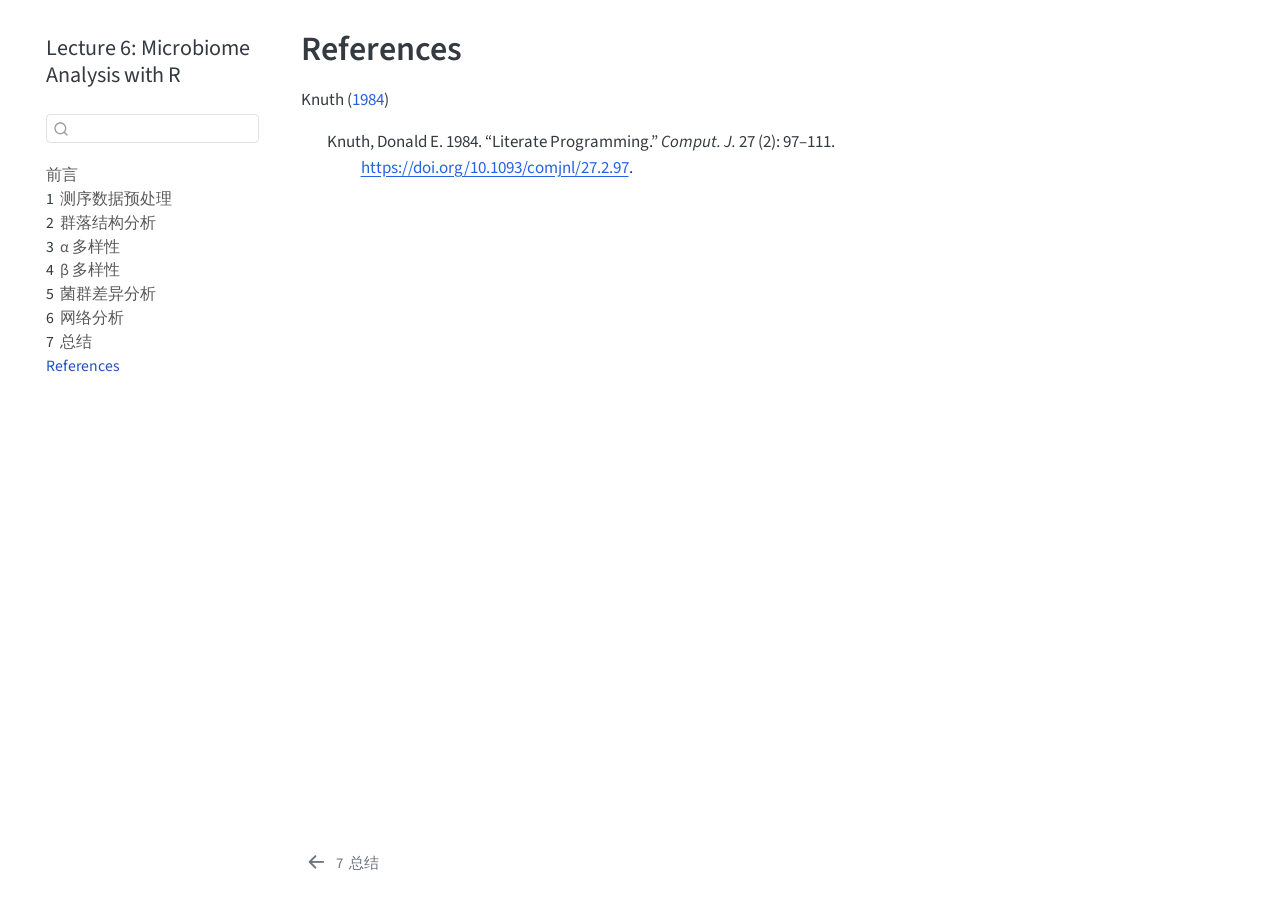
<file: references.html>
<!DOCTYPE html>
<html xmlns="http://www.w3.org/1999/xhtml" lang="en" xml:lang="en"><head>

<meta charset="utf-8">
<meta name="generator" content="quarto-1.5.57">

<meta name="viewport" content="width=device-width, initial-scale=1.0, user-scalable=yes">


<title>References – Lecture 6: Microbiome Analysis with R</title>
<style>
code{white-space: pre-wrap;}
span.smallcaps{font-variant: small-caps;}
div.columns{display: flex; gap: min(4vw, 1.5em);}
div.column{flex: auto; overflow-x: auto;}
div.hanging-indent{margin-left: 1.5em; text-indent: -1.5em;}
ul.task-list{list-style: none;}
ul.task-list li input[type="checkbox"] {
  width: 0.8em;
  margin: 0 0.8em 0.2em -1em; /* quarto-specific, see https://github.com/quarto-dev/quarto-cli/issues/4556 */ 
  vertical-align: middle;
}
/* CSS for citations */
div.csl-bib-body { }
div.csl-entry {
  clear: both;
  margin-bottom: 0em;
}
.hanging-indent div.csl-entry {
  margin-left:2em;
  text-indent:-2em;
}
div.csl-left-margin {
  min-width:2em;
  float:left;
}
div.csl-right-inline {
  margin-left:2em;
  padding-left:1em;
}
div.csl-indent {
  margin-left: 2em;
}</style>


<script src="site_libs/quarto-nav/quarto-nav.js"></script>
<script src="site_libs/quarto-nav/headroom.min.js"></script>
<script src="site_libs/clipboard/clipboard.min.js"></script>
<script src="site_libs/quarto-search/autocomplete.umd.js"></script>
<script src="site_libs/quarto-search/fuse.min.js"></script>
<script src="site_libs/quarto-search/quarto-search.js"></script>
<meta name="quarto:offset" content="./">
<link href="./summary.html" rel="prev">
<script src="site_libs/quarto-html/quarto.js"></script>
<script src="site_libs/quarto-html/popper.min.js"></script>
<script src="site_libs/quarto-html/tippy.umd.min.js"></script>
<script src="site_libs/quarto-html/anchor.min.js"></script>
<link href="site_libs/quarto-html/tippy.css" rel="stylesheet">
<link href="site_libs/quarto-html/quarto-syntax-highlighting.css" rel="stylesheet" id="quarto-text-highlighting-styles">
<script src="site_libs/bootstrap/bootstrap.min.js"></script>
<link href="site_libs/bootstrap/bootstrap-icons.css" rel="stylesheet">
<link href="site_libs/bootstrap/bootstrap.min.css" rel="stylesheet" id="quarto-bootstrap" data-mode="light">
<script id="quarto-search-options" type="application/json">{
  "location": "sidebar",
  "copy-button": false,
  "collapse-after": 3,
  "panel-placement": "start",
  "type": "textbox",
  "limit": 50,
  "keyboard-shortcut": [
    "f",
    "/",
    "s"
  ],
  "show-item-context": false,
  "language": {
    "search-no-results-text": "No results",
    "search-matching-documents-text": "matching documents",
    "search-copy-link-title": "Copy link to search",
    "search-hide-matches-text": "Hide additional matches",
    "search-more-match-text": "more match in this document",
    "search-more-matches-text": "more matches in this document",
    "search-clear-button-title": "Clear",
    "search-text-placeholder": "",
    "search-detached-cancel-button-title": "Cancel",
    "search-submit-button-title": "Submit",
    "search-label": "Search"
  }
}</script>
<style>
/* quarto-ai-helper styles */

/* ── 错误块整体样式 ──────────────────────────────────────────────────── */
.cell-output-error.ai-helper-styled {
  border-left: 4px solid #dc3545;
  background: linear-gradient(135deg, #fff5f5 0%, #ffe8e8 100%);
  border-radius: 8px;
  padding: 16px 18px;
  margin-top: 10px;
  position: relative;
  box-shadow: 0 2px 8px rgba(220, 53, 69, 0.12);
}

.cell-output-error.ai-helper-styled pre {
  background: transparent;
  border: none;
  margin: 0;
  padding: 0;
  color: #721c24;
  font-size: 0.9em;
}

.cell-output-error.ai-helper-styled code {
  background: transparent;
  color: #721c24;
}

/* ── 错误标签 ────────────────────────────────────────────────────────── */
.ai-helper-error-label {
  display: inline-block;
  font-weight: 700;
  font-size: 0.85em;
  color: #dc3545;
  margin-bottom: 8px;
  letter-spacing: 0.3px;
}

/* ── 按钮容器 ────────────────────────────────────────────────────────── */
.quarto-ai-helper-buttons {
  margin-top: 12px;
  padding-top: 10px;
  border-top: 1px dashed #e0c8c8;
  display: flex;
  gap: 10px;
  align-items: center;
  flex-wrap: wrap;
}

/* ── ChatGPT 按钮 ────────────────────────────────────────────────────── */
.quarto-ai-helper-buttons .btn-success {
  background: linear-gradient(135deg, #28a745 0%, #20c997 100%);
  border: none;
  font-weight: 600;
  padding: 6px 16px;
  border-radius: 20px;
  box-shadow: 0 2px 6px rgba(40, 167, 69, 0.3);
  transition: all 0.2s ease;
  cursor: pointer;
}

.quarto-ai-helper-buttons .btn-success:hover {
  transform: translateY(-1px);
  box-shadow: 0 4px 12px rgba(40, 167, 69, 0.4);
}

/* ── 复制按钮 ────────────────────────────────────────────────────────── */
.quarto-ai-helper-buttons .btn-outline-secondary {
  border-radius: 20px;
  padding: 6px 16px;
  transition: all 0.2s ease;
  cursor: pointer;
}

.quarto-ai-helper-buttons .btn-outline-secondary:hover {
  transform: translateY(-1px);
}

</style>


</head>

<body class="nav-sidebar floating">

<div id="quarto-search-results"></div>
  <header id="quarto-header" class="headroom fixed-top">
  <nav class="quarto-secondary-nav">
    <div class="container-fluid d-flex">
      <button type="button" class="quarto-btn-toggle btn" data-bs-toggle="collapse" role="button" data-bs-target=".quarto-sidebar-collapse-item" aria-controls="quarto-sidebar" aria-expanded="false" aria-label="Toggle sidebar navigation" onclick="if (window.quartoToggleHeadroom) { window.quartoToggleHeadroom(); }">
        <i class="bi bi-layout-text-sidebar-reverse"></i>
      </button>
        <nav class="quarto-page-breadcrumbs" aria-label="breadcrumb"><ol class="breadcrumb"><li class="breadcrumb-item"><a href="./references.html">References</a></li></ol></nav>
        <a class="flex-grow-1" role="navigation" data-bs-toggle="collapse" data-bs-target=".quarto-sidebar-collapse-item" aria-controls="quarto-sidebar" aria-expanded="false" aria-label="Toggle sidebar navigation" onclick="if (window.quartoToggleHeadroom) { window.quartoToggleHeadroom(); }">      
        </a>
      <button type="button" class="btn quarto-search-button" aria-label="Search" onclick="window.quartoOpenSearch();">
        <i class="bi bi-search"></i>
      </button>
    </div>
  </nav>
</header>
<!-- content -->
<div id="quarto-content" class="quarto-container page-columns page-rows-contents page-layout-article">
<!-- sidebar -->
  <nav id="quarto-sidebar" class="sidebar collapse collapse-horizontal quarto-sidebar-collapse-item sidebar-navigation floating overflow-auto">
    <div class="pt-lg-2 mt-2 text-left sidebar-header">
    <div class="sidebar-title mb-0 py-0">
      <a href="./">Lecture 6: Microbiome Analysis with R</a> 
    </div>
      </div>
        <div class="mt-2 flex-shrink-0 align-items-center">
        <div class="sidebar-search">
        <div id="quarto-search" class="" title="Search"></div>
        </div>
        </div>
    <div class="sidebar-menu-container"> 
    <ul class="list-unstyled mt-1">
        <li class="sidebar-item">
  <div class="sidebar-item-container"> 
  <a href="./index.html" class="sidebar-item-text sidebar-link">
 <span class="menu-text">前言</span></a>
  </div>
</li>
        <li class="sidebar-item">
  <div class="sidebar-item-container"> 
  <a href="./preprocess.html" class="sidebar-item-text sidebar-link">
 <span class="menu-text"><span class="chapter-number">1</span>&nbsp; <span class="chapter-title">测序数据预处理</span></span></a>
  </div>
</li>
        <li class="sidebar-item">
  <div class="sidebar-item-container"> 
  <a href="./taxonomy.html" class="sidebar-item-text sidebar-link">
 <span class="menu-text"><span class="chapter-number">2</span>&nbsp; <span class="chapter-title">群落结构分析</span></span></a>
  </div>
</li>
        <li class="sidebar-item">
  <div class="sidebar-item-container"> 
  <a href="./alpha.html" class="sidebar-item-text sidebar-link">
 <span class="menu-text"><span class="chapter-number">3</span>&nbsp; <span class="chapter-title">α 多样性</span></span></a>
  </div>
</li>
        <li class="sidebar-item">
  <div class="sidebar-item-container"> 
  <a href="./beta.html" class="sidebar-item-text sidebar-link">
 <span class="menu-text"><span class="chapter-number">4</span>&nbsp; <span class="chapter-title">β 多样性</span></span></a>
  </div>
</li>
        <li class="sidebar-item">
  <div class="sidebar-item-container"> 
  <a href="./differ.html" class="sidebar-item-text sidebar-link">
 <span class="menu-text"><span class="chapter-number">5</span>&nbsp; <span class="chapter-title">菌群差异分析</span></span></a>
  </div>
</li>
        <li class="sidebar-item">
  <div class="sidebar-item-container"> 
  <a href="./network.html" class="sidebar-item-text sidebar-link">
 <span class="menu-text"><span class="chapter-number">6</span>&nbsp; <span class="chapter-title">网络分析</span></span></a>
  </div>
</li>
        <li class="sidebar-item">
  <div class="sidebar-item-container"> 
  <a href="./summary.html" class="sidebar-item-text sidebar-link">
 <span class="menu-text"><span class="chapter-number">7</span>&nbsp; <span class="chapter-title">总结</span></span></a>
  </div>
</li>
        <li class="sidebar-item">
  <div class="sidebar-item-container"> 
  <a href="./references.html" class="sidebar-item-text sidebar-link active">
 <span class="menu-text">References</span></a>
  </div>
</li>
    </ul>
    </div>
</nav>
<div id="quarto-sidebar-glass" class="quarto-sidebar-collapse-item" data-bs-toggle="collapse" data-bs-target=".quarto-sidebar-collapse-item"></div>
<!-- margin-sidebar -->
    <div id="quarto-margin-sidebar" class="sidebar margin-sidebar zindex-bottom">
        
    </div>
<!-- main -->
<main class="content" id="quarto-document-content">

<header id="title-block-header" class="quarto-title-block default">
<div class="quarto-title">
<h1 class="title">References</h1>
</div>



<div class="quarto-title-meta">

    
  
    
  </div>
  


</header>


<p><span class="citation" data-cites="knuth84">Knuth (<a href="references.html#ref-knuth84" role="doc-biblioref">1984</a>)</span></p>
<div id="refs" class="references csl-bib-body hanging-indent" data-entry-spacing="0" role="list">
<div id="ref-knuth84" class="csl-entry" role="listitem">
Knuth, Donald E. 1984. <span>“Literate Programming.”</span> <em>Comput.
J.</em> 27 (2): 97–111. <a href="https://doi.org/10.1093/comjnl/27.2.97">https://doi.org/10.1093/comjnl/27.2.97</a>.
</div>
</div>



</main> <!-- /main -->
<script id="quarto-html-after-body" type="application/javascript">
window.document.addEventListener("DOMContentLoaded", function (event) {
  const toggleBodyColorMode = (bsSheetEl) => {
    const mode = bsSheetEl.getAttribute("data-mode");
    const bodyEl = window.document.querySelector("body");
    if (mode === "dark") {
      bodyEl.classList.add("quarto-dark");
      bodyEl.classList.remove("quarto-light");
    } else {
      bodyEl.classList.add("quarto-light");
      bodyEl.classList.remove("quarto-dark");
    }
  }
  const toggleBodyColorPrimary = () => {
    const bsSheetEl = window.document.querySelector("link#quarto-bootstrap");
    if (bsSheetEl) {
      toggleBodyColorMode(bsSheetEl);
    }
  }
  toggleBodyColorPrimary();  
  const icon = "";
  const anchorJS = new window.AnchorJS();
  anchorJS.options = {
    placement: 'right',
    icon: icon
  };
  anchorJS.add('.anchored');
  const isCodeAnnotation = (el) => {
    for (const clz of el.classList) {
      if (clz.startsWith('code-annotation-')) {                     
        return true;
      }
    }
    return false;
  }
  const onCopySuccess = function(e) {
    // button target
    const button = e.trigger;
    // don't keep focus
    button.blur();
    // flash "checked"
    button.classList.add('code-copy-button-checked');
    var currentTitle = button.getAttribute("title");
    button.setAttribute("title", "Copied!");
    let tooltip;
    if (window.bootstrap) {
      button.setAttribute("data-bs-toggle", "tooltip");
      button.setAttribute("data-bs-placement", "left");
      button.setAttribute("data-bs-title", "Copied!");
      tooltip = new bootstrap.Tooltip(button, 
        { trigger: "manual", 
          customClass: "code-copy-button-tooltip",
          offset: [0, -8]});
      tooltip.show();    
    }
    setTimeout(function() {
      if (tooltip) {
        tooltip.hide();
        button.removeAttribute("data-bs-title");
        button.removeAttribute("data-bs-toggle");
        button.removeAttribute("data-bs-placement");
      }
      button.setAttribute("title", currentTitle);
      button.classList.remove('code-copy-button-checked');
    }, 1000);
    // clear code selection
    e.clearSelection();
  }
  const getTextToCopy = function(trigger) {
      const codeEl = trigger.previousElementSibling.cloneNode(true);
      for (const childEl of codeEl.children) {
        if (isCodeAnnotation(childEl)) {
          childEl.remove();
        }
      }
      return codeEl.innerText;
  }
  const clipboard = new window.ClipboardJS('.code-copy-button:not([data-in-quarto-modal])', {
    text: getTextToCopy
  });
  clipboard.on('success', onCopySuccess);
  if (window.document.getElementById('quarto-embedded-source-code-modal')) {
    // For code content inside modals, clipBoardJS needs to be initialized with a container option
    // TODO: Check when it could be a function (https://github.com/zenorocha/clipboard.js/issues/860)
    const clipboardModal = new window.ClipboardJS('.code-copy-button[data-in-quarto-modal]', {
      text: getTextToCopy,
      container: window.document.getElementById('quarto-embedded-source-code-modal')
    });
    clipboardModal.on('success', onCopySuccess);
  }
    var localhostRegex = new RegExp(/^(?:http|https):\/\/localhost\:?[0-9]*\//);
    var mailtoRegex = new RegExp(/^mailto:/);
      var filterRegex = new RegExp('/' + window.location.host + '/');
    var isInternal = (href) => {
        return filterRegex.test(href) || localhostRegex.test(href) || mailtoRegex.test(href);
    }
    // Inspect non-navigation links and adorn them if external
 	var links = window.document.querySelectorAll('a[href]:not(.nav-link):not(.navbar-brand):not(.toc-action):not(.sidebar-link):not(.sidebar-item-toggle):not(.pagination-link):not(.no-external):not([aria-hidden]):not(.dropdown-item):not(.quarto-navigation-tool):not(.about-link)');
    for (var i=0; i<links.length; i++) {
      const link = links[i];
      if (!isInternal(link.href)) {
        // undo the damage that might have been done by quarto-nav.js in the case of
        // links that we want to consider external
        if (link.dataset.originalHref !== undefined) {
          link.href = link.dataset.originalHref;
        }
      }
    }
  function tippyHover(el, contentFn, onTriggerFn, onUntriggerFn) {
    const config = {
      allowHTML: true,
      maxWidth: 500,
      delay: 100,
      arrow: false,
      appendTo: function(el) {
          return el.parentElement;
      },
      interactive: true,
      interactiveBorder: 10,
      theme: 'quarto',
      placement: 'bottom-start',
    };
    if (contentFn) {
      config.content = contentFn;
    }
    if (onTriggerFn) {
      config.onTrigger = onTriggerFn;
    }
    if (onUntriggerFn) {
      config.onUntrigger = onUntriggerFn;
    }
    window.tippy(el, config); 
  }
  const noterefs = window.document.querySelectorAll('a[role="doc-noteref"]');
  for (var i=0; i<noterefs.length; i++) {
    const ref = noterefs[i];
    tippyHover(ref, function() {
      // use id or data attribute instead here
      let href = ref.getAttribute('data-footnote-href') || ref.getAttribute('href');
      try { href = new URL(href).hash; } catch {}
      const id = href.replace(/^#\/?/, "");
      const note = window.document.getElementById(id);
      if (note) {
        return note.innerHTML;
      } else {
        return "";
      }
    });
  }
  const xrefs = window.document.querySelectorAll('a.quarto-xref');
  const processXRef = (id, note) => {
    // Strip column container classes
    const stripColumnClz = (el) => {
      el.classList.remove("page-full", "page-columns");
      if (el.children) {
        for (const child of el.children) {
          stripColumnClz(child);
        }
      }
    }
    stripColumnClz(note)
    if (id === null || id.startsWith('sec-')) {
      // Special case sections, only their first couple elements
      const container = document.createElement("div");
      if (note.children && note.children.length > 2) {
        container.appendChild(note.children[0].cloneNode(true));
        for (let i = 1; i < note.children.length; i++) {
          const child = note.children[i];
          if (child.tagName === "P" && child.innerText === "") {
            continue;
          } else {
            container.appendChild(child.cloneNode(true));
            break;
          }
        }
        if (window.Quarto?.typesetMath) {
          window.Quarto.typesetMath(container);
        }
        return container.innerHTML
      } else {
        if (window.Quarto?.typesetMath) {
          window.Quarto.typesetMath(note);
        }
        return note.innerHTML;
      }
    } else {
      // Remove any anchor links if they are present
      const anchorLink = note.querySelector('a.anchorjs-link');
      if (anchorLink) {
        anchorLink.remove();
      }
      if (window.Quarto?.typesetMath) {
        window.Quarto.typesetMath(note);
      }
      // TODO in 1.5, we should make sure this works without a callout special case
      if (note.classList.contains("callout")) {
        return note.outerHTML;
      } else {
        return note.innerHTML;
      }
    }
  }
  for (var i=0; i<xrefs.length; i++) {
    const xref = xrefs[i];
    tippyHover(xref, undefined, function(instance) {
      instance.disable();
      let url = xref.getAttribute('href');
      let hash = undefined; 
      if (url.startsWith('#')) {
        hash = url;
      } else {
        try { hash = new URL(url).hash; } catch {}
      }
      if (hash) {
        const id = hash.replace(/^#\/?/, "");
        const note = window.document.getElementById(id);
        if (note !== null) {
          try {
            const html = processXRef(id, note.cloneNode(true));
            instance.setContent(html);
          } finally {
            instance.enable();
            instance.show();
          }
        } else {
          // See if we can fetch this
          fetch(url.split('#')[0])
          .then(res => res.text())
          .then(html => {
            const parser = new DOMParser();
            const htmlDoc = parser.parseFromString(html, "text/html");
            const note = htmlDoc.getElementById(id);
            if (note !== null) {
              const html = processXRef(id, note);
              instance.setContent(html);
            } 
          }).finally(() => {
            instance.enable();
            instance.show();
          });
        }
      } else {
        // See if we can fetch a full url (with no hash to target)
        // This is a special case and we should probably do some content thinning / targeting
        fetch(url)
        .then(res => res.text())
        .then(html => {
          const parser = new DOMParser();
          const htmlDoc = parser.parseFromString(html, "text/html");
          const note = htmlDoc.querySelector('main.content');
          if (note !== null) {
            // This should only happen for chapter cross references
            // (since there is no id in the URL)
            // remove the first header
            if (note.children.length > 0 && note.children[0].tagName === "HEADER") {
              note.children[0].remove();
            }
            const html = processXRef(null, note);
            instance.setContent(html);
          } 
        }).finally(() => {
          instance.enable();
          instance.show();
        });
      }
    }, function(instance) {
    });
  }
      let selectedAnnoteEl;
      const selectorForAnnotation = ( cell, annotation) => {
        let cellAttr = 'data-code-cell="' + cell + '"';
        let lineAttr = 'data-code-annotation="' +  annotation + '"';
        const selector = 'span[' + cellAttr + '][' + lineAttr + ']';
        return selector;
      }
      const selectCodeLines = (annoteEl) => {
        const doc = window.document;
        const targetCell = annoteEl.getAttribute("data-target-cell");
        const targetAnnotation = annoteEl.getAttribute("data-target-annotation");
        const annoteSpan = window.document.querySelector(selectorForAnnotation(targetCell, targetAnnotation));
        const lines = annoteSpan.getAttribute("data-code-lines").split(",");
        const lineIds = lines.map((line) => {
          return targetCell + "-" + line;
        })
        let top = null;
        let height = null;
        let parent = null;
        if (lineIds.length > 0) {
            //compute the position of the single el (top and bottom and make a div)
            const el = window.document.getElementById(lineIds[0]);
            top = el.offsetTop;
            height = el.offsetHeight;
            parent = el.parentElement.parentElement;
          if (lineIds.length > 1) {
            const lastEl = window.document.getElementById(lineIds[lineIds.length - 1]);
            const bottom = lastEl.offsetTop + lastEl.offsetHeight;
            height = bottom - top;
          }
          if (top !== null && height !== null && parent !== null) {
            // cook up a div (if necessary) and position it 
            let div = window.document.getElementById("code-annotation-line-highlight");
            if (div === null) {
              div = window.document.createElement("div");
              div.setAttribute("id", "code-annotation-line-highlight");
              div.style.position = 'absolute';
              parent.appendChild(div);
            }
            div.style.top = top - 2 + "px";
            div.style.height = height + 4 + "px";
            div.style.left = 0;
            let gutterDiv = window.document.getElementById("code-annotation-line-highlight-gutter");
            if (gutterDiv === null) {
              gutterDiv = window.document.createElement("div");
              gutterDiv.setAttribute("id", "code-annotation-line-highlight-gutter");
              gutterDiv.style.position = 'absolute';
              const codeCell = window.document.getElementById(targetCell);
              const gutter = codeCell.querySelector('.code-annotation-gutter');
              gutter.appendChild(gutterDiv);
            }
            gutterDiv.style.top = top - 2 + "px";
            gutterDiv.style.height = height + 4 + "px";
          }
          selectedAnnoteEl = annoteEl;
        }
      };
      const unselectCodeLines = () => {
        const elementsIds = ["code-annotation-line-highlight", "code-annotation-line-highlight-gutter"];
        elementsIds.forEach((elId) => {
          const div = window.document.getElementById(elId);
          if (div) {
            div.remove();
          }
        });
        selectedAnnoteEl = undefined;
      };
        // Handle positioning of the toggle
    window.addEventListener(
      "resize",
      throttle(() => {
        elRect = undefined;
        if (selectedAnnoteEl) {
          selectCodeLines(selectedAnnoteEl);
        }
      }, 10)
    );
    function throttle(fn, ms) {
    let throttle = false;
    let timer;
      return (...args) => {
        if(!throttle) { // first call gets through
            fn.apply(this, args);
            throttle = true;
        } else { // all the others get throttled
            if(timer) clearTimeout(timer); // cancel #2
            timer = setTimeout(() => {
              fn.apply(this, args);
              timer = throttle = false;
            }, ms);
        }
      };
    }
      // Attach click handler to the DT
      const annoteDls = window.document.querySelectorAll('dt[data-target-cell]');
      for (const annoteDlNode of annoteDls) {
        annoteDlNode.addEventListener('click', (event) => {
          const clickedEl = event.target;
          if (clickedEl !== selectedAnnoteEl) {
            unselectCodeLines();
            const activeEl = window.document.querySelector('dt[data-target-cell].code-annotation-active');
            if (activeEl) {
              activeEl.classList.remove('code-annotation-active');
            }
            selectCodeLines(clickedEl);
            clickedEl.classList.add('code-annotation-active');
          } else {
            // Unselect the line
            unselectCodeLines();
            clickedEl.classList.remove('code-annotation-active');
          }
        });
      }
  const findCites = (el) => {
    const parentEl = el.parentElement;
    if (parentEl) {
      const cites = parentEl.dataset.cites;
      if (cites) {
        return {
          el,
          cites: cites.split(' ')
        };
      } else {
        return findCites(el.parentElement)
      }
    } else {
      return undefined;
    }
  };
  var bibliorefs = window.document.querySelectorAll('a[role="doc-biblioref"]');
  for (var i=0; i<bibliorefs.length; i++) {
    const ref = bibliorefs[i];
    const citeInfo = findCites(ref);
    if (citeInfo) {
      tippyHover(citeInfo.el, function() {
        var popup = window.document.createElement('div');
        citeInfo.cites.forEach(function(cite) {
          var citeDiv = window.document.createElement('div');
          citeDiv.classList.add('hanging-indent');
          citeDiv.classList.add('csl-entry');
          var biblioDiv = window.document.getElementById('ref-' + cite);
          if (biblioDiv) {
            citeDiv.innerHTML = biblioDiv.innerHTML;
          }
          popup.appendChild(citeDiv);
        });
        return popup.innerHTML;
      });
    }
  }
});
</script>
<nav class="page-navigation">
  <div class="nav-page nav-page-previous">
      <a href="./summary.html" class="pagination-link" aria-label="总结">
        <i class="bi bi-arrow-left-short"></i> <span class="nav-page-text"><span class="chapter-number">7</span>&nbsp; <span class="chapter-title">总结</span></span>
      </a>          
  </div>
  <div class="nav-page nav-page-next">
  </div>
</nav>
</div> <!-- /content -->
<script>
/* quarto-ai-helper.js */
(function () {
  // ── i18n 多语言支持（根据浏览器/系统语言自动切换）──────────────────────
  var lang = (navigator.language || navigator.userLanguage || "en").toLowerCase();
  var isChinese = lang.startsWith("zh");

  var i18n = {
    zh: {
      askChatGPT: "🤖 问问 ChatGPT",
      copyPrompt: "📋 复制提问到其它大模型",
      copied: "✅ 已复制到剪贴板",
      errorLabel: "⚠️ 代码运行出错",
      chatTooltip: "将源代码和报错信息发送给 ChatGPT，获取修复建议",
      copyTooltip: "复制格式化的提问内容到剪贴板，方便粘贴到其它大模型",
      promptTemplate: function (source, error, language) {
        return "我在 Quarto 文档中运行 " + language + " 代码时遇到了报错，请帮我分析原因并修复代码。\n\n" +
          "## 源代码\n\n" +
          "```" + language.toLowerCase() + "\n" + source + "\n```\n\n" +
          "## 报错信息\n\n" +
          "```\n" + error + "\n```\n\n" +
          "请用 Markdown 格式回答，解释原因并给出修复后的代码。";
      },
      noSource: "（无法获取源代码）"
    },
    en: {
      askChatGPT: "🤖 Ask ChatGPT",
      copyPrompt: "📋 Copy prompt for other AI",
      copied: "✅ Copied to clipboard",
      errorLabel: "⚠️ Code Error",
      chatTooltip: "Send the source code and error message to ChatGPT for a fix",
      copyTooltip: "Copy a formatted prompt to clipboard for use with other AI models",
      promptTemplate: function (source, error, language) {
        return "I encountered an error while running " + language + " code in a Quarto document. " +
          "Please help me diagnose the issue and fix the code.\n\n" +
          "## Source Code\n\n" +
          "```" + language.toLowerCase() + "\n" + source + "\n```\n\n" +
          "## Error Message\n\n" +
          "```\n" + error + "\n```\n\n" +
          "Please respond in Markdown format with a brief explanation and the fixed code.";
      },
      noSource: "(Source code not available)"
    }
  };

  var t = isChinese ? i18n.zh : i18n.en;

  // ── 辅助函数：检测代码语言 ─────────────────────────────────────────────
  function detectLanguage(sourceCodeBlock) {
    if (!sourceCodeBlock) return "R";
    var classList = sourceCodeBlock.className || "";
    if (classList.indexOf("python") !== -1) return "Python";
    if (classList.indexOf("julia") !== -1) return "Julia";
    if (classList.indexOf("bash") !== -1) return "Bash";
    if (classList.indexOf("js") !== -1 || classList.indexOf("javascript") !== -1) return "JavaScript";
    return "R";
  }

  // ── 辅助函数：获取完整的源代码 ────────────────────────────────────────
  function getSourceCode(parentCell) {
    if (!parentCell) return null;
    var codeBlocks = parentCell.querySelectorAll("pre.sourceCode");
    if (codeBlocks.length === 0) return null;
    var parts = [];
    for (var i = 0; i < codeBlocks.length; i++) {
      var code = codeBlocks[i].innerText.trim();
      if (code) parts.push(code);
    }
    return parts.length > 0 ? parts.join("\n\n") : null;
  }

  // ── 主逻辑 ──────────────────────────────────────────────────────────────
  function initAIHelper() {
    var errorBlocks = document.querySelectorAll(".cell-output-error");

    errorBlocks.forEach(function (block) {
      // 避免重复添加
      if (block.classList.contains("ai-helper-styled")) return;

      // 找到所属 cell
      var parentCell = block.closest(".cell");

      // 获取源代码块（用于检测语言）
      var firstSourceBlock = parentCell
        ? parentCell.querySelector("pre.sourceCode")
        : null;

      // 检测编程语言
      var language = detectLanguage(firstSourceBlock);

      // 先保存原始错误文本（在修改 DOM 之前）
      var originalErrorText = block.innerText.trim();

      // ── 给错误块添加样式类 ────────────────────────────────────────────
      block.classList.add("ai-helper-styled");

      // ── 在错误信息顶部添加标签 ────────────────────────────────────────
      var label = document.createElement("div");
      label.className = "ai-helper-error-label";
      label.textContent = t.errorLabel;
      block.insertBefore(label, block.firstChild);

      // 构造发送给大模型的完整 prompt
      var getFullPrompt = function () {
        var sourceCode = getSourceCode(parentCell) || t.noSource;
        return t.promptTemplate(sourceCode, originalErrorText, language);
      };

      // ── 按钮容器（放在错误块内部底部）─────────────────────────────────
      var container = document.createElement("div");
      container.className = "quarto-ai-helper-buttons";

      // ── ChatGPT 按钮 ─────────────────────────────────────────────────────
      var chatBtn = document.createElement("button");
      chatBtn.innerText = t.askChatGPT;
      chatBtn.className = "btn btn-success btn-sm";
      chatBtn.title = t.chatTooltip;
      chatBtn.onclick = function () {
        var prompt = getFullPrompt();
        if (navigator.clipboard && navigator.clipboard.writeText) {
          navigator.clipboard.writeText(prompt).catch(function () {});
        }
        window.open(
          "https://chatgpt.com/?q=" + encodeURIComponent(prompt),
          "_blank"
        );
      };

      // ── 复制按钮 ─────────────────────────────────────────────────────────
      var copyBtn = document.createElement("button");
      copyBtn.innerText = t.copyPrompt;
      copyBtn.className = "btn btn-outline-secondary btn-sm";
      copyBtn.title = t.copyTooltip;
      copyBtn.onclick = function () {
        var prompt = getFullPrompt();
        if (navigator.clipboard && navigator.clipboard.writeText) {
          navigator.clipboard.writeText(prompt).then(function () {
            copyBtn.innerText = t.copied;
          });
        } else {
          var ta = document.createElement("textarea");
          ta.value = prompt;
          ta.style.position = "fixed";
          ta.style.opacity = "0";
          document.body.appendChild(ta);
          ta.focus();
          ta.select();
          try {
            document.execCommand("copy");
            copyBtn.innerText = t.copied;
          } catch (e) {}
          document.body.removeChild(ta);
        }
      };

      container.appendChild(chatBtn);
      container.appendChild(copyBtn);

      // 按钮放在错误块内部底部
      block.appendChild(container);
    });
  }

  // ── 确保 DOM 已就绪后执行 ────────────────────────────────────────────────
  if (document.readyState === "loading") {
    document.addEventListener("DOMContentLoaded", initAIHelper);
  } else {
    initAIHelper();
  }
})();

</script>




</body></html>
</file>
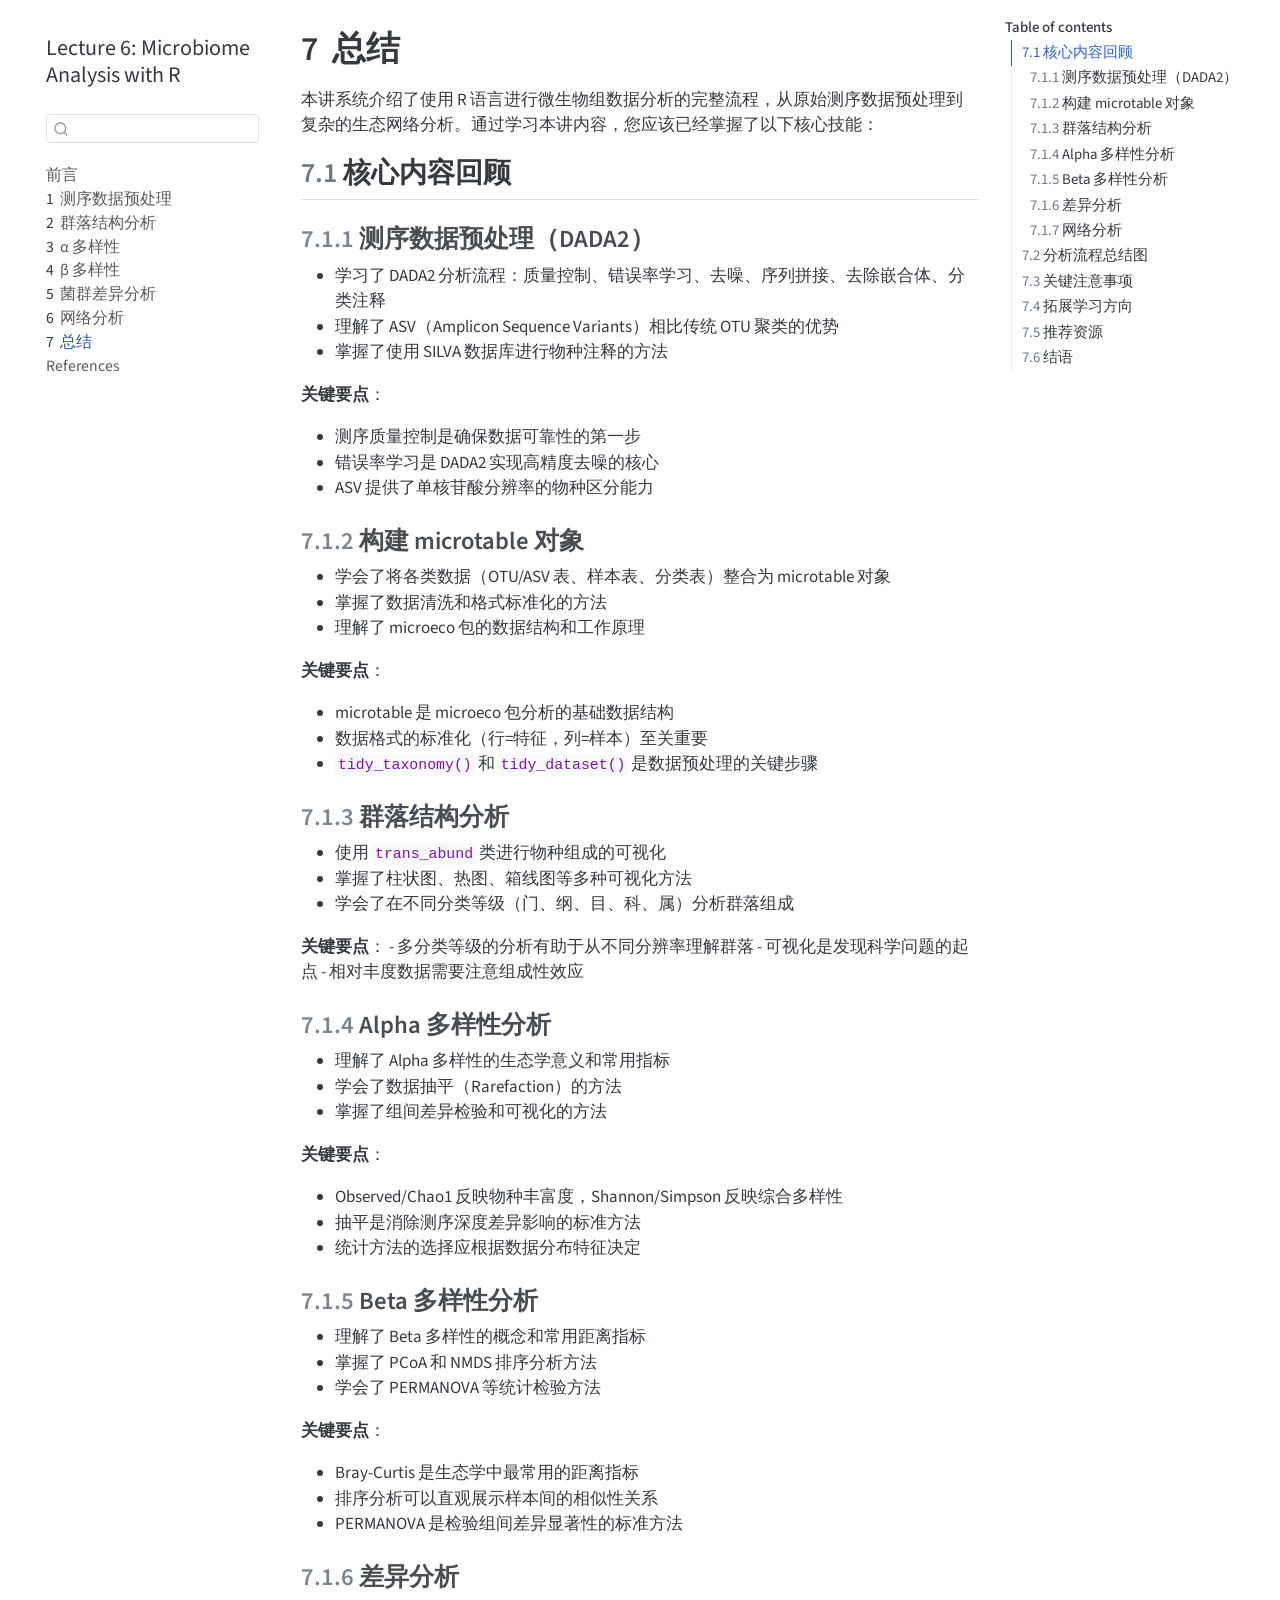
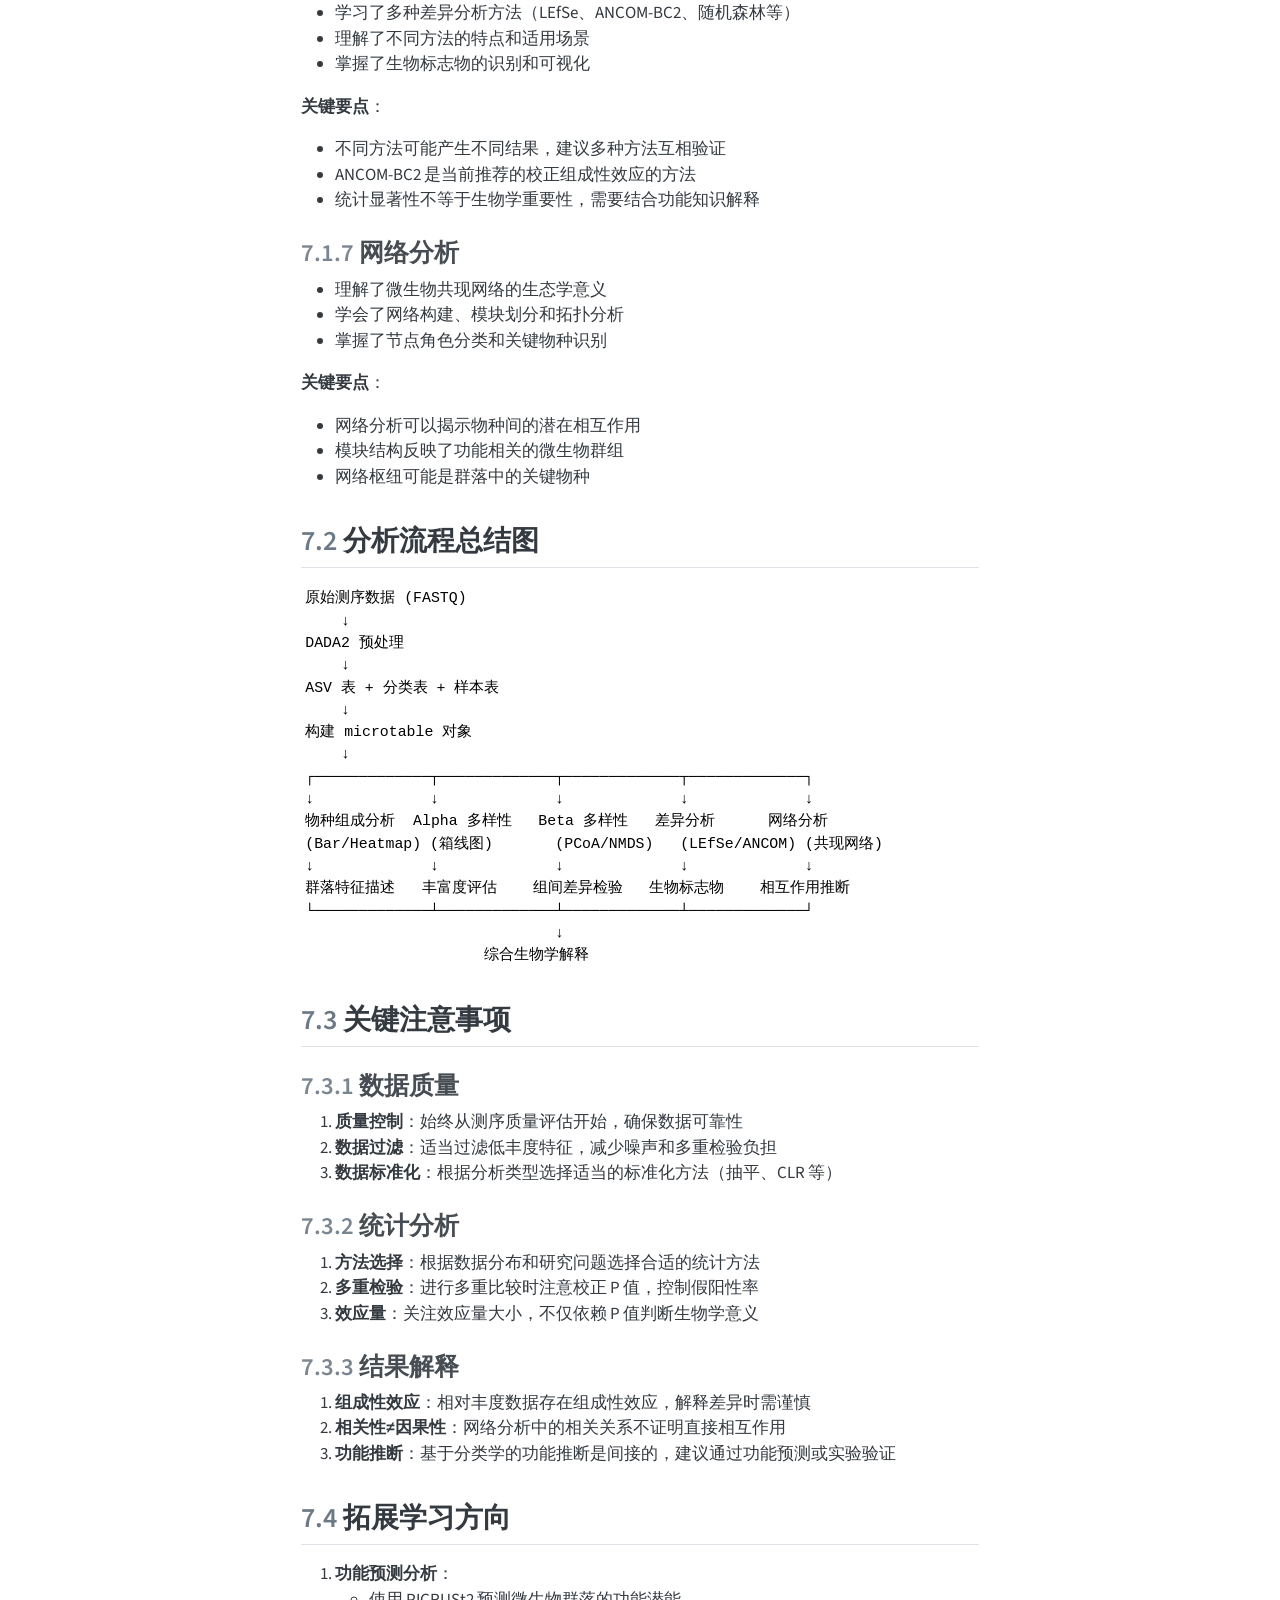
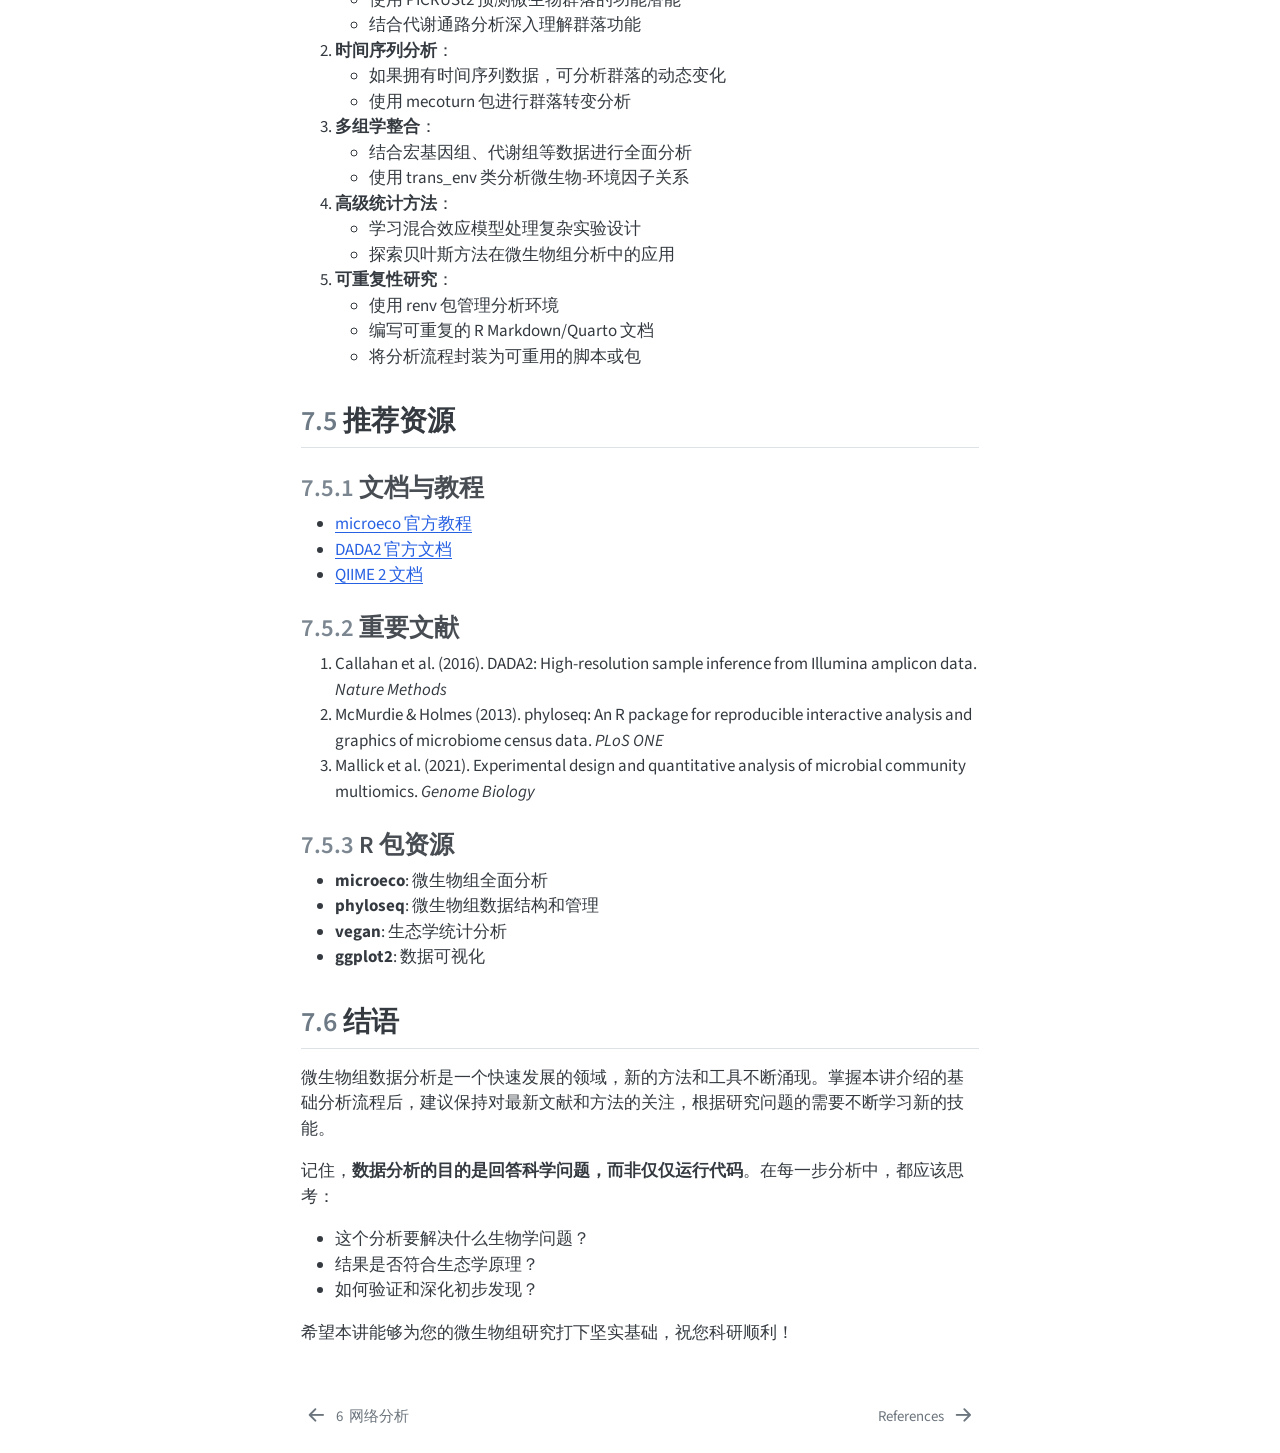
<file: summary.html>
<!DOCTYPE html>
<html xmlns="http://www.w3.org/1999/xhtml" lang="en" xml:lang="en"><head>

<meta charset="utf-8">
<meta name="generator" content="quarto-1.5.57">

<meta name="viewport" content="width=device-width, initial-scale=1.0, user-scalable=yes">


<title>7&nbsp; 总结 – Lecture 6: Microbiome Analysis with R</title>
<style>
code{white-space: pre-wrap;}
span.smallcaps{font-variant: small-caps;}
div.columns{display: flex; gap: min(4vw, 1.5em);}
div.column{flex: auto; overflow-x: auto;}
div.hanging-indent{margin-left: 1.5em; text-indent: -1.5em;}
ul.task-list{list-style: none;}
ul.task-list li input[type="checkbox"] {
  width: 0.8em;
  margin: 0 0.8em 0.2em -1em; /* quarto-specific, see https://github.com/quarto-dev/quarto-cli/issues/4556 */ 
  vertical-align: middle;
}
</style>


<script src="site_libs/quarto-nav/quarto-nav.js"></script>
<script src="site_libs/quarto-nav/headroom.min.js"></script>
<script src="site_libs/clipboard/clipboard.min.js"></script>
<script src="site_libs/quarto-search/autocomplete.umd.js"></script>
<script src="site_libs/quarto-search/fuse.min.js"></script>
<script src="site_libs/quarto-search/quarto-search.js"></script>
<meta name="quarto:offset" content="./">
<link href="./references.html" rel="next">
<link href="./network.html" rel="prev">
<script src="site_libs/quarto-html/quarto.js"></script>
<script src="site_libs/quarto-html/popper.min.js"></script>
<script src="site_libs/quarto-html/tippy.umd.min.js"></script>
<script src="site_libs/quarto-html/anchor.min.js"></script>
<link href="site_libs/quarto-html/tippy.css" rel="stylesheet">
<link href="site_libs/quarto-html/quarto-syntax-highlighting.css" rel="stylesheet" id="quarto-text-highlighting-styles">
<script src="site_libs/bootstrap/bootstrap.min.js"></script>
<link href="site_libs/bootstrap/bootstrap-icons.css" rel="stylesheet">
<link href="site_libs/bootstrap/bootstrap.min.css" rel="stylesheet" id="quarto-bootstrap" data-mode="light">
<script id="quarto-search-options" type="application/json">{
  "location": "sidebar",
  "copy-button": false,
  "collapse-after": 3,
  "panel-placement": "start",
  "type": "textbox",
  "limit": 50,
  "keyboard-shortcut": [
    "f",
    "/",
    "s"
  ],
  "show-item-context": false,
  "language": {
    "search-no-results-text": "No results",
    "search-matching-documents-text": "matching documents",
    "search-copy-link-title": "Copy link to search",
    "search-hide-matches-text": "Hide additional matches",
    "search-more-match-text": "more match in this document",
    "search-more-matches-text": "more matches in this document",
    "search-clear-button-title": "Clear",
    "search-text-placeholder": "",
    "search-detached-cancel-button-title": "Cancel",
    "search-submit-button-title": "Submit",
    "search-label": "Search"
  }
}</script>
<style>
/* quarto-ai-helper styles */

/* ── 错误块整体样式 ──────────────────────────────────────────────────── */
.cell-output-error.ai-helper-styled {
  border-left: 4px solid #dc3545;
  background: linear-gradient(135deg, #fff5f5 0%, #ffe8e8 100%);
  border-radius: 8px;
  padding: 16px 18px;
  margin-top: 10px;
  position: relative;
  box-shadow: 0 2px 8px rgba(220, 53, 69, 0.12);
}

.cell-output-error.ai-helper-styled pre {
  background: transparent;
  border: none;
  margin: 0;
  padding: 0;
  color: #721c24;
  font-size: 0.9em;
}

.cell-output-error.ai-helper-styled code {
  background: transparent;
  color: #721c24;
}

/* ── 错误标签 ────────────────────────────────────────────────────────── */
.ai-helper-error-label {
  display: inline-block;
  font-weight: 700;
  font-size: 0.85em;
  color: #dc3545;
  margin-bottom: 8px;
  letter-spacing: 0.3px;
}

/* ── 按钮容器 ────────────────────────────────────────────────────────── */
.quarto-ai-helper-buttons {
  margin-top: 12px;
  padding-top: 10px;
  border-top: 1px dashed #e0c8c8;
  display: flex;
  gap: 10px;
  align-items: center;
  flex-wrap: wrap;
}

/* ── ChatGPT 按钮 ────────────────────────────────────────────────────── */
.quarto-ai-helper-buttons .btn-success {
  background: linear-gradient(135deg, #28a745 0%, #20c997 100%);
  border: none;
  font-weight: 600;
  padding: 6px 16px;
  border-radius: 20px;
  box-shadow: 0 2px 6px rgba(40, 167, 69, 0.3);
  transition: all 0.2s ease;
  cursor: pointer;
}

.quarto-ai-helper-buttons .btn-success:hover {
  transform: translateY(-1px);
  box-shadow: 0 4px 12px rgba(40, 167, 69, 0.4);
}

/* ── 复制按钮 ────────────────────────────────────────────────────────── */
.quarto-ai-helper-buttons .btn-outline-secondary {
  border-radius: 20px;
  padding: 6px 16px;
  transition: all 0.2s ease;
  cursor: pointer;
}

.quarto-ai-helper-buttons .btn-outline-secondary:hover {
  transform: translateY(-1px);
}

</style>


</head>

<body class="nav-sidebar floating">

<div id="quarto-search-results"></div>
  <header id="quarto-header" class="headroom fixed-top">
  <nav class="quarto-secondary-nav">
    <div class="container-fluid d-flex">
      <button type="button" class="quarto-btn-toggle btn" data-bs-toggle="collapse" role="button" data-bs-target=".quarto-sidebar-collapse-item" aria-controls="quarto-sidebar" aria-expanded="false" aria-label="Toggle sidebar navigation" onclick="if (window.quartoToggleHeadroom) { window.quartoToggleHeadroom(); }">
        <i class="bi bi-layout-text-sidebar-reverse"></i>
      </button>
        <nav class="quarto-page-breadcrumbs" aria-label="breadcrumb"><ol class="breadcrumb"><li class="breadcrumb-item"><a href="./summary.html"><span class="chapter-number">7</span>&nbsp; <span class="chapter-title">总结</span></a></li></ol></nav>
        <a class="flex-grow-1" role="navigation" data-bs-toggle="collapse" data-bs-target=".quarto-sidebar-collapse-item" aria-controls="quarto-sidebar" aria-expanded="false" aria-label="Toggle sidebar navigation" onclick="if (window.quartoToggleHeadroom) { window.quartoToggleHeadroom(); }">      
        </a>
      <button type="button" class="btn quarto-search-button" aria-label="Search" onclick="window.quartoOpenSearch();">
        <i class="bi bi-search"></i>
      </button>
    </div>
  </nav>
</header>
<!-- content -->
<div id="quarto-content" class="quarto-container page-columns page-rows-contents page-layout-article">
<!-- sidebar -->
  <nav id="quarto-sidebar" class="sidebar collapse collapse-horizontal quarto-sidebar-collapse-item sidebar-navigation floating overflow-auto">
    <div class="pt-lg-2 mt-2 text-left sidebar-header">
    <div class="sidebar-title mb-0 py-0">
      <a href="./">Lecture 6: Microbiome Analysis with R</a> 
    </div>
      </div>
        <div class="mt-2 flex-shrink-0 align-items-center">
        <div class="sidebar-search">
        <div id="quarto-search" class="" title="Search"></div>
        </div>
        </div>
    <div class="sidebar-menu-container"> 
    <ul class="list-unstyled mt-1">
        <li class="sidebar-item">
  <div class="sidebar-item-container"> 
  <a href="./index.html" class="sidebar-item-text sidebar-link">
 <span class="menu-text">前言</span></a>
  </div>
</li>
        <li class="sidebar-item">
  <div class="sidebar-item-container"> 
  <a href="./preprocess.html" class="sidebar-item-text sidebar-link">
 <span class="menu-text"><span class="chapter-number">1</span>&nbsp; <span class="chapter-title">测序数据预处理</span></span></a>
  </div>
</li>
        <li class="sidebar-item">
  <div class="sidebar-item-container"> 
  <a href="./taxonomy.html" class="sidebar-item-text sidebar-link">
 <span class="menu-text"><span class="chapter-number">2</span>&nbsp; <span class="chapter-title">群落结构分析</span></span></a>
  </div>
</li>
        <li class="sidebar-item">
  <div class="sidebar-item-container"> 
  <a href="./alpha.html" class="sidebar-item-text sidebar-link">
 <span class="menu-text"><span class="chapter-number">3</span>&nbsp; <span class="chapter-title">α 多样性</span></span></a>
  </div>
</li>
        <li class="sidebar-item">
  <div class="sidebar-item-container"> 
  <a href="./beta.html" class="sidebar-item-text sidebar-link">
 <span class="menu-text"><span class="chapter-number">4</span>&nbsp; <span class="chapter-title">β 多样性</span></span></a>
  </div>
</li>
        <li class="sidebar-item">
  <div class="sidebar-item-container"> 
  <a href="./differ.html" class="sidebar-item-text sidebar-link">
 <span class="menu-text"><span class="chapter-number">5</span>&nbsp; <span class="chapter-title">菌群差异分析</span></span></a>
  </div>
</li>
        <li class="sidebar-item">
  <div class="sidebar-item-container"> 
  <a href="./network.html" class="sidebar-item-text sidebar-link">
 <span class="menu-text"><span class="chapter-number">6</span>&nbsp; <span class="chapter-title">网络分析</span></span></a>
  </div>
</li>
        <li class="sidebar-item">
  <div class="sidebar-item-container"> 
  <a href="./summary.html" class="sidebar-item-text sidebar-link active">
 <span class="menu-text"><span class="chapter-number">7</span>&nbsp; <span class="chapter-title">总结</span></span></a>
  </div>
</li>
        <li class="sidebar-item">
  <div class="sidebar-item-container"> 
  <a href="./references.html" class="sidebar-item-text sidebar-link">
 <span class="menu-text">References</span></a>
  </div>
</li>
    </ul>
    </div>
</nav>
<div id="quarto-sidebar-glass" class="quarto-sidebar-collapse-item" data-bs-toggle="collapse" data-bs-target=".quarto-sidebar-collapse-item"></div>
<!-- margin-sidebar -->
    <div id="quarto-margin-sidebar" class="sidebar margin-sidebar">
        <nav id="TOC" role="doc-toc" class="toc-active">
    <h2 id="toc-title">Table of contents</h2>
   
  <ul>
  <li><a href="#核心内容回顾" id="toc-核心内容回顾" class="nav-link active" data-scroll-target="#核心内容回顾"><span class="header-section-number">7.1</span> 核心内容回顾</a>
  <ul class="collapse">
  <li><a href="#测序数据预处理dada2" id="toc-测序数据预处理dada2" class="nav-link" data-scroll-target="#测序数据预处理dada2"><span class="header-section-number">7.1.1</span> 测序数据预处理（DADA2）</a></li>
  <li><a href="#构建-microtable-对象" id="toc-构建-microtable-对象" class="nav-link" data-scroll-target="#构建-microtable-对象"><span class="header-section-number">7.1.2</span> 构建 microtable 对象</a></li>
  <li><a href="#群落结构分析" id="toc-群落结构分析" class="nav-link" data-scroll-target="#群落结构分析"><span class="header-section-number">7.1.3</span> 群落结构分析</a></li>
  <li><a href="#alpha-多样性分析" id="toc-alpha-多样性分析" class="nav-link" data-scroll-target="#alpha-多样性分析"><span class="header-section-number">7.1.4</span> Alpha 多样性分析</a></li>
  <li><a href="#beta-多样性分析" id="toc-beta-多样性分析" class="nav-link" data-scroll-target="#beta-多样性分析"><span class="header-section-number">7.1.5</span> Beta 多样性分析</a></li>
  <li><a href="#差异分析" id="toc-差异分析" class="nav-link" data-scroll-target="#差异分析"><span class="header-section-number">7.1.6</span> 差异分析</a></li>
  <li><a href="#网络分析" id="toc-网络分析" class="nav-link" data-scroll-target="#网络分析"><span class="header-section-number">7.1.7</span> 网络分析</a></li>
  </ul></li>
  <li><a href="#分析流程总结图" id="toc-分析流程总结图" class="nav-link" data-scroll-target="#分析流程总结图"><span class="header-section-number">7.2</span> 分析流程总结图</a></li>
  <li><a href="#关键注意事项" id="toc-关键注意事项" class="nav-link" data-scroll-target="#关键注意事项"><span class="header-section-number">7.3</span> 关键注意事项</a>
  <ul class="collapse">
  <li><a href="#数据质量" id="toc-数据质量" class="nav-link" data-scroll-target="#数据质量"><span class="header-section-number">7.3.1</span> 数据质量</a></li>
  <li><a href="#统计分析" id="toc-统计分析" class="nav-link" data-scroll-target="#统计分析"><span class="header-section-number">7.3.2</span> 统计分析</a></li>
  <li><a href="#结果解释" id="toc-结果解释" class="nav-link" data-scroll-target="#结果解释"><span class="header-section-number">7.3.3</span> 结果解释</a></li>
  </ul></li>
  <li><a href="#拓展学习方向" id="toc-拓展学习方向" class="nav-link" data-scroll-target="#拓展学习方向"><span class="header-section-number">7.4</span> 拓展学习方向</a></li>
  <li><a href="#推荐资源" id="toc-推荐资源" class="nav-link" data-scroll-target="#推荐资源"><span class="header-section-number">7.5</span> 推荐资源</a>
  <ul class="collapse">
  <li><a href="#文档与教程" id="toc-文档与教程" class="nav-link" data-scroll-target="#文档与教程"><span class="header-section-number">7.5.1</span> 文档与教程</a></li>
  <li><a href="#重要文献" id="toc-重要文献" class="nav-link" data-scroll-target="#重要文献"><span class="header-section-number">7.5.2</span> 重要文献</a></li>
  <li><a href="#r-包资源" id="toc-r-包资源" class="nav-link" data-scroll-target="#r-包资源"><span class="header-section-number">7.5.3</span> R 包资源</a></li>
  </ul></li>
  <li><a href="#结语" id="toc-结语" class="nav-link" data-scroll-target="#结语"><span class="header-section-number">7.6</span> 结语</a></li>
  </ul>
</nav>
    </div>
<!-- main -->
<main class="content" id="quarto-document-content">

<header id="title-block-header" class="quarto-title-block default">
<div class="quarto-title">
<h1 class="title"><span class="chapter-number">7</span>&nbsp; <span class="chapter-title">总结</span></h1>
</div>



<div class="quarto-title-meta">

    
  
    
  </div>
  


</header>


<p>本讲系统介绍了使用 R 语言进行微生物组数据分析的完整流程，从原始测序数据预处理到复杂的生态网络分析。通过学习本讲内容，您应该已经掌握了以下核心技能：</p>
<section id="核心内容回顾" class="level2" data-number="7.1">
<h2 data-number="7.1" class="anchored" data-anchor-id="核心内容回顾"><span class="header-section-number">7.1</span> 核心内容回顾</h2>
<section id="测序数据预处理dada2" class="level3" data-number="7.1.1">
<h3 data-number="7.1.1" class="anchored" data-anchor-id="测序数据预处理dada2"><span class="header-section-number">7.1.1</span> 测序数据预处理（DADA2）</h3>
<ul>
<li>学习了 DADA2 分析流程：质量控制、错误率学习、去噪、序列拼接、去除嵌合体、分类注释</li>
<li>理解了 ASV（Amplicon Sequence Variants）相比传统 OTU 聚类的优势</li>
<li>掌握了使用 SILVA 数据库进行物种注释的方法</li>
</ul>
<p><strong>关键要点</strong>：</p>
<ul>
<li>测序质量控制是确保数据可靠性的第一步</li>
<li>错误率学习是 DADA2 实现高精度去噪的核心</li>
<li>ASV 提供了单核苷酸分辨率的物种区分能力</li>
</ul>
</section>
<section id="构建-microtable-对象" class="level3" data-number="7.1.2">
<h3 data-number="7.1.2" class="anchored" data-anchor-id="构建-microtable-对象"><span class="header-section-number">7.1.2</span> 构建 microtable 对象</h3>
<ul>
<li>学会了将各类数据（OTU/ASV 表、样本表、分类表）整合为 microtable 对象</li>
<li>掌握了数据清洗和格式标准化的方法</li>
<li>理解了 microeco 包的数据结构和工作原理</li>
</ul>
<p><strong>关键要点</strong>：</p>
<ul>
<li>microtable 是 microeco 包分析的基础数据结构</li>
<li>数据格式的标准化（行=特征，列=样本）至关重要</li>
<li><code>tidy_taxonomy()</code> 和 <code>tidy_dataset()</code> 是数据预处理的关键步骤</li>
</ul>
</section>
<section id="群落结构分析" class="level3" data-number="7.1.3">
<h3 data-number="7.1.3" class="anchored" data-anchor-id="群落结构分析"><span class="header-section-number">7.1.3</span> 群落结构分析</h3>
<ul>
<li>使用 <code>trans_abund</code> 类进行物种组成的可视化</li>
<li>掌握了柱状图、热图、箱线图等多种可视化方法</li>
<li>学会了在不同分类等级（门、纲、目、科、属）分析群落组成</li>
</ul>
<p><strong>关键要点</strong>： - 多分类等级的分析有助于从不同分辨率理解群落 - 可视化是发现科学问题的起点 - 相对丰度数据需要注意组成性效应</p>
</section>
<section id="alpha-多样性分析" class="level3" data-number="7.1.4">
<h3 data-number="7.1.4" class="anchored" data-anchor-id="alpha-多样性分析"><span class="header-section-number">7.1.4</span> Alpha 多样性分析</h3>
<ul>
<li>理解了 Alpha 多样性的生态学意义和常用指标</li>
<li>学会了数据抽平（Rarefaction）的方法</li>
<li>掌握了组间差异检验和可视化的方法</li>
</ul>
<p><strong>关键要点</strong>：</p>
<ul>
<li>Observed/Chao1 反映物种丰富度，Shannon/Simpson 反映综合多样性</li>
<li>抽平是消除测序深度差异影响的标准方法</li>
<li>统计方法的选择应根据数据分布特征决定</li>
</ul>
</section>
<section id="beta-多样性分析" class="level3" data-number="7.1.5">
<h3 data-number="7.1.5" class="anchored" data-anchor-id="beta-多样性分析"><span class="header-section-number">7.1.5</span> Beta 多样性分析</h3>
<ul>
<li>理解了 Beta 多样性的概念和常用距离指标</li>
<li>掌握了 PCoA 和 NMDS 排序分析方法</li>
<li>学会了 PERMANOVA 等统计检验方法</li>
</ul>
<p><strong>关键要点</strong>：</p>
<ul>
<li>Bray-Curtis 是生态学中最常用的距离指标</li>
<li>排序分析可以直观展示样本间的相似性关系</li>
<li>PERMANOVA 是检验组间差异显著性的标准方法</li>
</ul>
</section>
<section id="差异分析" class="level3" data-number="7.1.6">
<h3 data-number="7.1.6" class="anchored" data-anchor-id="差异分析"><span class="header-section-number">7.1.6</span> 差异分析</h3>
<ul>
<li>学习了多种差异分析方法（LEfSe、ANCOM-BC2、随机森林等）</li>
<li>理解了不同方法的特点和适用场景</li>
<li>掌握了生物标志物的识别和可视化</li>
</ul>
<p><strong>关键要点</strong>：</p>
<ul>
<li>不同方法可能产生不同结果，建议多种方法互相验证</li>
<li>ANCOM-BC2 是当前推荐的校正组成性效应的方法</li>
<li>统计显著性不等于生物学重要性，需要结合功能知识解释</li>
</ul>
</section>
<section id="网络分析" class="level3" data-number="7.1.7">
<h3 data-number="7.1.7" class="anchored" data-anchor-id="网络分析"><span class="header-section-number">7.1.7</span> 网络分析</h3>
<ul>
<li>理解了微生物共现网络的生态学意义</li>
<li>学会了网络构建、模块划分和拓扑分析</li>
<li>掌握了节点角色分类和关键物种识别</li>
</ul>
<p><strong>关键要点</strong>：</p>
<ul>
<li>网络分析可以揭示物种间的潜在相互作用</li>
<li>模块结构反映了功能相关的微生物群组</li>
<li>网络枢纽可能是群落中的关键物种</li>
</ul>
</section>
</section>
<section id="分析流程总结图" class="level2" data-number="7.2">
<h2 data-number="7.2" class="anchored" data-anchor-id="分析流程总结图"><span class="header-section-number">7.2</span> 分析流程总结图</h2>
<pre><code>原始测序数据 (FASTQ)
    ↓
DADA2 预处理
    ↓
ASV 表 + 分类表 + 样本表
    ↓
构建 microtable 对象
    ↓
┌─────────────┬─────────────┬─────────────┬─────────────┐
↓             ↓             ↓             ↓             ↓
物种组成分析  Alpha 多样性   Beta 多样性   差异分析      网络分析
(Bar/Heatmap) (箱线图)       (PCoA/NMDS)   (LEfSe/ANCOM) (共现网络)
↓             ↓             ↓             ↓             ↓
群落特征描述   丰富度评估    组间差异检验   生物标志物    相互作用推断
└─────────────┴─────────────┴─────────────┴─────────────┘
                            ↓
                    综合生物学解释</code></pre>
</section>
<section id="关键注意事项" class="level2" data-number="7.3">
<h2 data-number="7.3" class="anchored" data-anchor-id="关键注意事项"><span class="header-section-number">7.3</span> 关键注意事项</h2>
<section id="数据质量" class="level3" data-number="7.3.1">
<h3 data-number="7.3.1" class="anchored" data-anchor-id="数据质量"><span class="header-section-number">7.3.1</span> 数据质量</h3>
<ol type="1">
<li><strong>质量控制</strong>：始终从测序质量评估开始，确保数据可靠性</li>
<li><strong>数据过滤</strong>：适当过滤低丰度特征，减少噪声和多重检验负担</li>
<li><strong>数据标准化</strong>：根据分析类型选择适当的标准化方法（抽平、CLR 等）</li>
</ol>
</section>
<section id="统计分析" class="level3" data-number="7.3.2">
<h3 data-number="7.3.2" class="anchored" data-anchor-id="统计分析"><span class="header-section-number">7.3.2</span> 统计分析</h3>
<ol type="1">
<li><strong>方法选择</strong>：根据数据分布和研究问题选择合适的统计方法</li>
<li><strong>多重检验</strong>：进行多重比较时注意校正 P 值，控制假阳性率</li>
<li><strong>效应量</strong>：关注效应量大小，不仅依赖 P 值判断生物学意义</li>
</ol>
</section>
<section id="结果解释" class="level3" data-number="7.3.3">
<h3 data-number="7.3.3" class="anchored" data-anchor-id="结果解释"><span class="header-section-number">7.3.3</span> 结果解释</h3>
<ol type="1">
<li><strong>组成性效应</strong>：相对丰度数据存在组成性效应，解释差异时需谨慎</li>
<li><strong>相关性≠因果性</strong>：网络分析中的相关关系不证明直接相互作用</li>
<li><strong>功能推断</strong>：基于分类学的功能推断是间接的，建议通过功能预测或实验验证</li>
</ol>
</section>
</section>
<section id="拓展学习方向" class="level2" data-number="7.4">
<h2 data-number="7.4" class="anchored" data-anchor-id="拓展学习方向"><span class="header-section-number">7.4</span> 拓展学习方向</h2>
<ol type="1">
<li><strong>功能预测分析</strong>：
<ul>
<li>使用 PICRUSt2 预测微生物群落的功能潜能</li>
<li>结合代谢通路分析深入理解群落功能</li>
</ul></li>
<li><strong>时间序列分析</strong>：
<ul>
<li>如果拥有时间序列数据，可分析群落的动态变化</li>
<li>使用 mecoturn 包进行群落转变分析</li>
</ul></li>
<li><strong>多组学整合</strong>：
<ul>
<li>结合宏基因组、代谢组等数据进行全面分析</li>
<li>使用 trans_env 类分析微生物-环境因子关系</li>
</ul></li>
<li><strong>高级统计方法</strong>：
<ul>
<li>学习混合效应模型处理复杂实验设计</li>
<li>探索贝叶斯方法在微生物组分析中的应用</li>
</ul></li>
<li><strong>可重复性研究</strong>：
<ul>
<li>使用 renv 包管理分析环境</li>
<li>编写可重复的 R Markdown/Quarto 文档</li>
<li>将分析流程封装为可重用的脚本或包</li>
</ul></li>
</ol>
</section>
<section id="推荐资源" class="level2" data-number="7.5">
<h2 data-number="7.5" class="anchored" data-anchor-id="推荐资源"><span class="header-section-number">7.5</span> 推荐资源</h2>
<section id="文档与教程" class="level3" data-number="7.5.1">
<h3 data-number="7.5.1" class="anchored" data-anchor-id="文档与教程"><span class="header-section-number">7.5.1</span> 文档与教程</h3>
<ul>
<li><a href="https://chiliubio.github.io/microeco_tutorial">microeco 官方教程</a></li>
<li><a href="https://benjjneb.github.io/dada2/">DADA2 官方文档</a></li>
<li><a href="https://docs.qiime2.org/">QIIME 2 文档</a></li>
</ul>
</section>
<section id="重要文献" class="level3" data-number="7.5.2">
<h3 data-number="7.5.2" class="anchored" data-anchor-id="重要文献"><span class="header-section-number">7.5.2</span> 重要文献</h3>
<ol type="1">
<li>Callahan et al.&nbsp;(2016). DADA2: High-resolution sample inference from Illumina amplicon data. <em>Nature Methods</em></li>
<li>McMurdie &amp; Holmes (2013). phyloseq: An R package for reproducible interactive analysis and graphics of microbiome census data. <em>PLoS ONE</em></li>
<li>Mallick et al.&nbsp;(2021). Experimental design and quantitative analysis of microbial community multiomics. <em>Genome Biology</em></li>
</ol>
</section>
<section id="r-包资源" class="level3" data-number="7.5.3">
<h3 data-number="7.5.3" class="anchored" data-anchor-id="r-包资源"><span class="header-section-number">7.5.3</span> R 包资源</h3>
<ul>
<li><strong>microeco</strong>: 微生物组全面分析</li>
<li><strong>phyloseq</strong>: 微生物组数据结构和管理</li>
<li><strong>vegan</strong>: 生态学统计分析</li>
<li><strong>ggplot2</strong>: 数据可视化</li>
</ul>
</section>
</section>
<section id="结语" class="level2" data-number="7.6">
<h2 data-number="7.6" class="anchored" data-anchor-id="结语"><span class="header-section-number">7.6</span> 结语</h2>
<p>微生物组数据分析是一个快速发展的领域，新的方法和工具不断涌现。掌握本讲介绍的基础分析流程后，建议保持对最新文献和方法的关注，根据研究问题的需要不断学习新的技能。</p>
<p>记住，<strong>数据分析的目的是回答科学问题，而非仅仅运行代码</strong>。在每一步分析中，都应该思考：</p>
<ul>
<li>这个分析要解决什么生物学问题？</li>
<li>结果是否符合生态学原理？</li>
<li>如何验证和深化初步发现？</li>
</ul>
<p>希望本讲能够为您的微生物组研究打下坚实基础，祝您科研顺利！</p>


</section>

</main> <!-- /main -->
<script id="quarto-html-after-body" type="application/javascript">
window.document.addEventListener("DOMContentLoaded", function (event) {
  const toggleBodyColorMode = (bsSheetEl) => {
    const mode = bsSheetEl.getAttribute("data-mode");
    const bodyEl = window.document.querySelector("body");
    if (mode === "dark") {
      bodyEl.classList.add("quarto-dark");
      bodyEl.classList.remove("quarto-light");
    } else {
      bodyEl.classList.add("quarto-light");
      bodyEl.classList.remove("quarto-dark");
    }
  }
  const toggleBodyColorPrimary = () => {
    const bsSheetEl = window.document.querySelector("link#quarto-bootstrap");
    if (bsSheetEl) {
      toggleBodyColorMode(bsSheetEl);
    }
  }
  toggleBodyColorPrimary();  
  const icon = "";
  const anchorJS = new window.AnchorJS();
  anchorJS.options = {
    placement: 'right',
    icon: icon
  };
  anchorJS.add('.anchored');
  const isCodeAnnotation = (el) => {
    for (const clz of el.classList) {
      if (clz.startsWith('code-annotation-')) {                     
        return true;
      }
    }
    return false;
  }
  const onCopySuccess = function(e) {
    // button target
    const button = e.trigger;
    // don't keep focus
    button.blur();
    // flash "checked"
    button.classList.add('code-copy-button-checked');
    var currentTitle = button.getAttribute("title");
    button.setAttribute("title", "Copied!");
    let tooltip;
    if (window.bootstrap) {
      button.setAttribute("data-bs-toggle", "tooltip");
      button.setAttribute("data-bs-placement", "left");
      button.setAttribute("data-bs-title", "Copied!");
      tooltip = new bootstrap.Tooltip(button, 
        { trigger: "manual", 
          customClass: "code-copy-button-tooltip",
          offset: [0, -8]});
      tooltip.show();    
    }
    setTimeout(function() {
      if (tooltip) {
        tooltip.hide();
        button.removeAttribute("data-bs-title");
        button.removeAttribute("data-bs-toggle");
        button.removeAttribute("data-bs-placement");
      }
      button.setAttribute("title", currentTitle);
      button.classList.remove('code-copy-button-checked');
    }, 1000);
    // clear code selection
    e.clearSelection();
  }
  const getTextToCopy = function(trigger) {
      const codeEl = trigger.previousElementSibling.cloneNode(true);
      for (const childEl of codeEl.children) {
        if (isCodeAnnotation(childEl)) {
          childEl.remove();
        }
      }
      return codeEl.innerText;
  }
  const clipboard = new window.ClipboardJS('.code-copy-button:not([data-in-quarto-modal])', {
    text: getTextToCopy
  });
  clipboard.on('success', onCopySuccess);
  if (window.document.getElementById('quarto-embedded-source-code-modal')) {
    // For code content inside modals, clipBoardJS needs to be initialized with a container option
    // TODO: Check when it could be a function (https://github.com/zenorocha/clipboard.js/issues/860)
    const clipboardModal = new window.ClipboardJS('.code-copy-button[data-in-quarto-modal]', {
      text: getTextToCopy,
      container: window.document.getElementById('quarto-embedded-source-code-modal')
    });
    clipboardModal.on('success', onCopySuccess);
  }
    var localhostRegex = new RegExp(/^(?:http|https):\/\/localhost\:?[0-9]*\//);
    var mailtoRegex = new RegExp(/^mailto:/);
      var filterRegex = new RegExp('/' + window.location.host + '/');
    var isInternal = (href) => {
        return filterRegex.test(href) || localhostRegex.test(href) || mailtoRegex.test(href);
    }
    // Inspect non-navigation links and adorn them if external
 	var links = window.document.querySelectorAll('a[href]:not(.nav-link):not(.navbar-brand):not(.toc-action):not(.sidebar-link):not(.sidebar-item-toggle):not(.pagination-link):not(.no-external):not([aria-hidden]):not(.dropdown-item):not(.quarto-navigation-tool):not(.about-link)');
    for (var i=0; i<links.length; i++) {
      const link = links[i];
      if (!isInternal(link.href)) {
        // undo the damage that might have been done by quarto-nav.js in the case of
        // links that we want to consider external
        if (link.dataset.originalHref !== undefined) {
          link.href = link.dataset.originalHref;
        }
      }
    }
  function tippyHover(el, contentFn, onTriggerFn, onUntriggerFn) {
    const config = {
      allowHTML: true,
      maxWidth: 500,
      delay: 100,
      arrow: false,
      appendTo: function(el) {
          return el.parentElement;
      },
      interactive: true,
      interactiveBorder: 10,
      theme: 'quarto',
      placement: 'bottom-start',
    };
    if (contentFn) {
      config.content = contentFn;
    }
    if (onTriggerFn) {
      config.onTrigger = onTriggerFn;
    }
    if (onUntriggerFn) {
      config.onUntrigger = onUntriggerFn;
    }
    window.tippy(el, config); 
  }
  const noterefs = window.document.querySelectorAll('a[role="doc-noteref"]');
  for (var i=0; i<noterefs.length; i++) {
    const ref = noterefs[i];
    tippyHover(ref, function() {
      // use id or data attribute instead here
      let href = ref.getAttribute('data-footnote-href') || ref.getAttribute('href');
      try { href = new URL(href).hash; } catch {}
      const id = href.replace(/^#\/?/, "");
      const note = window.document.getElementById(id);
      if (note) {
        return note.innerHTML;
      } else {
        return "";
      }
    });
  }
  const xrefs = window.document.querySelectorAll('a.quarto-xref');
  const processXRef = (id, note) => {
    // Strip column container classes
    const stripColumnClz = (el) => {
      el.classList.remove("page-full", "page-columns");
      if (el.children) {
        for (const child of el.children) {
          stripColumnClz(child);
        }
      }
    }
    stripColumnClz(note)
    if (id === null || id.startsWith('sec-')) {
      // Special case sections, only their first couple elements
      const container = document.createElement("div");
      if (note.children && note.children.length > 2) {
        container.appendChild(note.children[0].cloneNode(true));
        for (let i = 1; i < note.children.length; i++) {
          const child = note.children[i];
          if (child.tagName === "P" && child.innerText === "") {
            continue;
          } else {
            container.appendChild(child.cloneNode(true));
            break;
          }
        }
        if (window.Quarto?.typesetMath) {
          window.Quarto.typesetMath(container);
        }
        return container.innerHTML
      } else {
        if (window.Quarto?.typesetMath) {
          window.Quarto.typesetMath(note);
        }
        return note.innerHTML;
      }
    } else {
      // Remove any anchor links if they are present
      const anchorLink = note.querySelector('a.anchorjs-link');
      if (anchorLink) {
        anchorLink.remove();
      }
      if (window.Quarto?.typesetMath) {
        window.Quarto.typesetMath(note);
      }
      // TODO in 1.5, we should make sure this works without a callout special case
      if (note.classList.contains("callout")) {
        return note.outerHTML;
      } else {
        return note.innerHTML;
      }
    }
  }
  for (var i=0; i<xrefs.length; i++) {
    const xref = xrefs[i];
    tippyHover(xref, undefined, function(instance) {
      instance.disable();
      let url = xref.getAttribute('href');
      let hash = undefined; 
      if (url.startsWith('#')) {
        hash = url;
      } else {
        try { hash = new URL(url).hash; } catch {}
      }
      if (hash) {
        const id = hash.replace(/^#\/?/, "");
        const note = window.document.getElementById(id);
        if (note !== null) {
          try {
            const html = processXRef(id, note.cloneNode(true));
            instance.setContent(html);
          } finally {
            instance.enable();
            instance.show();
          }
        } else {
          // See if we can fetch this
          fetch(url.split('#')[0])
          .then(res => res.text())
          .then(html => {
            const parser = new DOMParser();
            const htmlDoc = parser.parseFromString(html, "text/html");
            const note = htmlDoc.getElementById(id);
            if (note !== null) {
              const html = processXRef(id, note);
              instance.setContent(html);
            } 
          }).finally(() => {
            instance.enable();
            instance.show();
          });
        }
      } else {
        // See if we can fetch a full url (with no hash to target)
        // This is a special case and we should probably do some content thinning / targeting
        fetch(url)
        .then(res => res.text())
        .then(html => {
          const parser = new DOMParser();
          const htmlDoc = parser.parseFromString(html, "text/html");
          const note = htmlDoc.querySelector('main.content');
          if (note !== null) {
            // This should only happen for chapter cross references
            // (since there is no id in the URL)
            // remove the first header
            if (note.children.length > 0 && note.children[0].tagName === "HEADER") {
              note.children[0].remove();
            }
            const html = processXRef(null, note);
            instance.setContent(html);
          } 
        }).finally(() => {
          instance.enable();
          instance.show();
        });
      }
    }, function(instance) {
    });
  }
      let selectedAnnoteEl;
      const selectorForAnnotation = ( cell, annotation) => {
        let cellAttr = 'data-code-cell="' + cell + '"';
        let lineAttr = 'data-code-annotation="' +  annotation + '"';
        const selector = 'span[' + cellAttr + '][' + lineAttr + ']';
        return selector;
      }
      const selectCodeLines = (annoteEl) => {
        const doc = window.document;
        const targetCell = annoteEl.getAttribute("data-target-cell");
        const targetAnnotation = annoteEl.getAttribute("data-target-annotation");
        const annoteSpan = window.document.querySelector(selectorForAnnotation(targetCell, targetAnnotation));
        const lines = annoteSpan.getAttribute("data-code-lines").split(",");
        const lineIds = lines.map((line) => {
          return targetCell + "-" + line;
        })
        let top = null;
        let height = null;
        let parent = null;
        if (lineIds.length > 0) {
            //compute the position of the single el (top and bottom and make a div)
            const el = window.document.getElementById(lineIds[0]);
            top = el.offsetTop;
            height = el.offsetHeight;
            parent = el.parentElement.parentElement;
          if (lineIds.length > 1) {
            const lastEl = window.document.getElementById(lineIds[lineIds.length - 1]);
            const bottom = lastEl.offsetTop + lastEl.offsetHeight;
            height = bottom - top;
          }
          if (top !== null && height !== null && parent !== null) {
            // cook up a div (if necessary) and position it 
            let div = window.document.getElementById("code-annotation-line-highlight");
            if (div === null) {
              div = window.document.createElement("div");
              div.setAttribute("id", "code-annotation-line-highlight");
              div.style.position = 'absolute';
              parent.appendChild(div);
            }
            div.style.top = top - 2 + "px";
            div.style.height = height + 4 + "px";
            div.style.left = 0;
            let gutterDiv = window.document.getElementById("code-annotation-line-highlight-gutter");
            if (gutterDiv === null) {
              gutterDiv = window.document.createElement("div");
              gutterDiv.setAttribute("id", "code-annotation-line-highlight-gutter");
              gutterDiv.style.position = 'absolute';
              const codeCell = window.document.getElementById(targetCell);
              const gutter = codeCell.querySelector('.code-annotation-gutter');
              gutter.appendChild(gutterDiv);
            }
            gutterDiv.style.top = top - 2 + "px";
            gutterDiv.style.height = height + 4 + "px";
          }
          selectedAnnoteEl = annoteEl;
        }
      };
      const unselectCodeLines = () => {
        const elementsIds = ["code-annotation-line-highlight", "code-annotation-line-highlight-gutter"];
        elementsIds.forEach((elId) => {
          const div = window.document.getElementById(elId);
          if (div) {
            div.remove();
          }
        });
        selectedAnnoteEl = undefined;
      };
        // Handle positioning of the toggle
    window.addEventListener(
      "resize",
      throttle(() => {
        elRect = undefined;
        if (selectedAnnoteEl) {
          selectCodeLines(selectedAnnoteEl);
        }
      }, 10)
    );
    function throttle(fn, ms) {
    let throttle = false;
    let timer;
      return (...args) => {
        if(!throttle) { // first call gets through
            fn.apply(this, args);
            throttle = true;
        } else { // all the others get throttled
            if(timer) clearTimeout(timer); // cancel #2
            timer = setTimeout(() => {
              fn.apply(this, args);
              timer = throttle = false;
            }, ms);
        }
      };
    }
      // Attach click handler to the DT
      const annoteDls = window.document.querySelectorAll('dt[data-target-cell]');
      for (const annoteDlNode of annoteDls) {
        annoteDlNode.addEventListener('click', (event) => {
          const clickedEl = event.target;
          if (clickedEl !== selectedAnnoteEl) {
            unselectCodeLines();
            const activeEl = window.document.querySelector('dt[data-target-cell].code-annotation-active');
            if (activeEl) {
              activeEl.classList.remove('code-annotation-active');
            }
            selectCodeLines(clickedEl);
            clickedEl.classList.add('code-annotation-active');
          } else {
            // Unselect the line
            unselectCodeLines();
            clickedEl.classList.remove('code-annotation-active');
          }
        });
      }
  const findCites = (el) => {
    const parentEl = el.parentElement;
    if (parentEl) {
      const cites = parentEl.dataset.cites;
      if (cites) {
        return {
          el,
          cites: cites.split(' ')
        };
      } else {
        return findCites(el.parentElement)
      }
    } else {
      return undefined;
    }
  };
  var bibliorefs = window.document.querySelectorAll('a[role="doc-biblioref"]');
  for (var i=0; i<bibliorefs.length; i++) {
    const ref = bibliorefs[i];
    const citeInfo = findCites(ref);
    if (citeInfo) {
      tippyHover(citeInfo.el, function() {
        var popup = window.document.createElement('div');
        citeInfo.cites.forEach(function(cite) {
          var citeDiv = window.document.createElement('div');
          citeDiv.classList.add('hanging-indent');
          citeDiv.classList.add('csl-entry');
          var biblioDiv = window.document.getElementById('ref-' + cite);
          if (biblioDiv) {
            citeDiv.innerHTML = biblioDiv.innerHTML;
          }
          popup.appendChild(citeDiv);
        });
        return popup.innerHTML;
      });
    }
  }
});
</script>
<nav class="page-navigation">
  <div class="nav-page nav-page-previous">
      <a href="./network.html" class="pagination-link" aria-label="网络分析">
        <i class="bi bi-arrow-left-short"></i> <span class="nav-page-text"><span class="chapter-number">6</span>&nbsp; <span class="chapter-title">网络分析</span></span>
      </a>          
  </div>
  <div class="nav-page nav-page-next">
      <a href="./references.html" class="pagination-link" aria-label="References">
        <span class="nav-page-text">References</span> <i class="bi bi-arrow-right-short"></i>
      </a>
  </div>
</nav>
</div> <!-- /content -->
<script>
/* quarto-ai-helper.js */
(function () {
  // ── i18n 多语言支持（根据浏览器/系统语言自动切换）──────────────────────
  var lang = (navigator.language || navigator.userLanguage || "en").toLowerCase();
  var isChinese = lang.startsWith("zh");

  var i18n = {
    zh: {
      askChatGPT: "🤖 问问 ChatGPT",
      copyPrompt: "📋 复制提问到其它大模型",
      copied: "✅ 已复制到剪贴板",
      errorLabel: "⚠️ 代码运行出错",
      chatTooltip: "将源代码和报错信息发送给 ChatGPT，获取修复建议",
      copyTooltip: "复制格式化的提问内容到剪贴板，方便粘贴到其它大模型",
      promptTemplate: function (source, error, language) {
        return "我在 Quarto 文档中运行 " + language + " 代码时遇到了报错，请帮我分析原因并修复代码。\n\n" +
          "## 源代码\n\n" +
          "```" + language.toLowerCase() + "\n" + source + "\n```\n\n" +
          "## 报错信息\n\n" +
          "```\n" + error + "\n```\n\n" +
          "请用 Markdown 格式回答，解释原因并给出修复后的代码。";
      },
      noSource: "（无法获取源代码）"
    },
    en: {
      askChatGPT: "🤖 Ask ChatGPT",
      copyPrompt: "📋 Copy prompt for other AI",
      copied: "✅ Copied to clipboard",
      errorLabel: "⚠️ Code Error",
      chatTooltip: "Send the source code and error message to ChatGPT for a fix",
      copyTooltip: "Copy a formatted prompt to clipboard for use with other AI models",
      promptTemplate: function (source, error, language) {
        return "I encountered an error while running " + language + " code in a Quarto document. " +
          "Please help me diagnose the issue and fix the code.\n\n" +
          "## Source Code\n\n" +
          "```" + language.toLowerCase() + "\n" + source + "\n```\n\n" +
          "## Error Message\n\n" +
          "```\n" + error + "\n```\n\n" +
          "Please respond in Markdown format with a brief explanation and the fixed code.";
      },
      noSource: "(Source code not available)"
    }
  };

  var t = isChinese ? i18n.zh : i18n.en;

  // ── 辅助函数：检测代码语言 ─────────────────────────────────────────────
  function detectLanguage(sourceCodeBlock) {
    if (!sourceCodeBlock) return "R";
    var classList = sourceCodeBlock.className || "";
    if (classList.indexOf("python") !== -1) return "Python";
    if (classList.indexOf("julia") !== -1) return "Julia";
    if (classList.indexOf("bash") !== -1) return "Bash";
    if (classList.indexOf("js") !== -1 || classList.indexOf("javascript") !== -1) return "JavaScript";
    return "R";
  }

  // ── 辅助函数：获取完整的源代码 ────────────────────────────────────────
  function getSourceCode(parentCell) {
    if (!parentCell) return null;
    var codeBlocks = parentCell.querySelectorAll("pre.sourceCode");
    if (codeBlocks.length === 0) return null;
    var parts = [];
    for (var i = 0; i < codeBlocks.length; i++) {
      var code = codeBlocks[i].innerText.trim();
      if (code) parts.push(code);
    }
    return parts.length > 0 ? parts.join("\n\n") : null;
  }

  // ── 主逻辑 ──────────────────────────────────────────────────────────────
  function initAIHelper() {
    var errorBlocks = document.querySelectorAll(".cell-output-error");

    errorBlocks.forEach(function (block) {
      // 避免重复添加
      if (block.classList.contains("ai-helper-styled")) return;

      // 找到所属 cell
      var parentCell = block.closest(".cell");

      // 获取源代码块（用于检测语言）
      var firstSourceBlock = parentCell
        ? parentCell.querySelector("pre.sourceCode")
        : null;

      // 检测编程语言
      var language = detectLanguage(firstSourceBlock);

      // 先保存原始错误文本（在修改 DOM 之前）
      var originalErrorText = block.innerText.trim();

      // ── 给错误块添加样式类 ────────────────────────────────────────────
      block.classList.add("ai-helper-styled");

      // ── 在错误信息顶部添加标签 ────────────────────────────────────────
      var label = document.createElement("div");
      label.className = "ai-helper-error-label";
      label.textContent = t.errorLabel;
      block.insertBefore(label, block.firstChild);

      // 构造发送给大模型的完整 prompt
      var getFullPrompt = function () {
        var sourceCode = getSourceCode(parentCell) || t.noSource;
        return t.promptTemplate(sourceCode, originalErrorText, language);
      };

      // ── 按钮容器（放在错误块内部底部）─────────────────────────────────
      var container = document.createElement("div");
      container.className = "quarto-ai-helper-buttons";

      // ── ChatGPT 按钮 ─────────────────────────────────────────────────────
      var chatBtn = document.createElement("button");
      chatBtn.innerText = t.askChatGPT;
      chatBtn.className = "btn btn-success btn-sm";
      chatBtn.title = t.chatTooltip;
      chatBtn.onclick = function () {
        var prompt = getFullPrompt();
        if (navigator.clipboard && navigator.clipboard.writeText) {
          navigator.clipboard.writeText(prompt).catch(function () {});
        }
        window.open(
          "https://chatgpt.com/?q=" + encodeURIComponent(prompt),
          "_blank"
        );
      };

      // ── 复制按钮 ─────────────────────────────────────────────────────────
      var copyBtn = document.createElement("button");
      copyBtn.innerText = t.copyPrompt;
      copyBtn.className = "btn btn-outline-secondary btn-sm";
      copyBtn.title = t.copyTooltip;
      copyBtn.onclick = function () {
        var prompt = getFullPrompt();
        if (navigator.clipboard && navigator.clipboard.writeText) {
          navigator.clipboard.writeText(prompt).then(function () {
            copyBtn.innerText = t.copied;
          });
        } else {
          var ta = document.createElement("textarea");
          ta.value = prompt;
          ta.style.position = "fixed";
          ta.style.opacity = "0";
          document.body.appendChild(ta);
          ta.focus();
          ta.select();
          try {
            document.execCommand("copy");
            copyBtn.innerText = t.copied;
          } catch (e) {}
          document.body.removeChild(ta);
        }
      };

      container.appendChild(chatBtn);
      container.appendChild(copyBtn);

      // 按钮放在错误块内部底部
      block.appendChild(container);
    });
  }

  // ── 确保 DOM 已就绪后执行 ────────────────────────────────────────────────
  if (document.readyState === "loading") {
    document.addEventListener("DOMContentLoaded", initAIHelper);
  } else {
    initAIHelper();
  }
})();

</script>




</body></html>
</file>
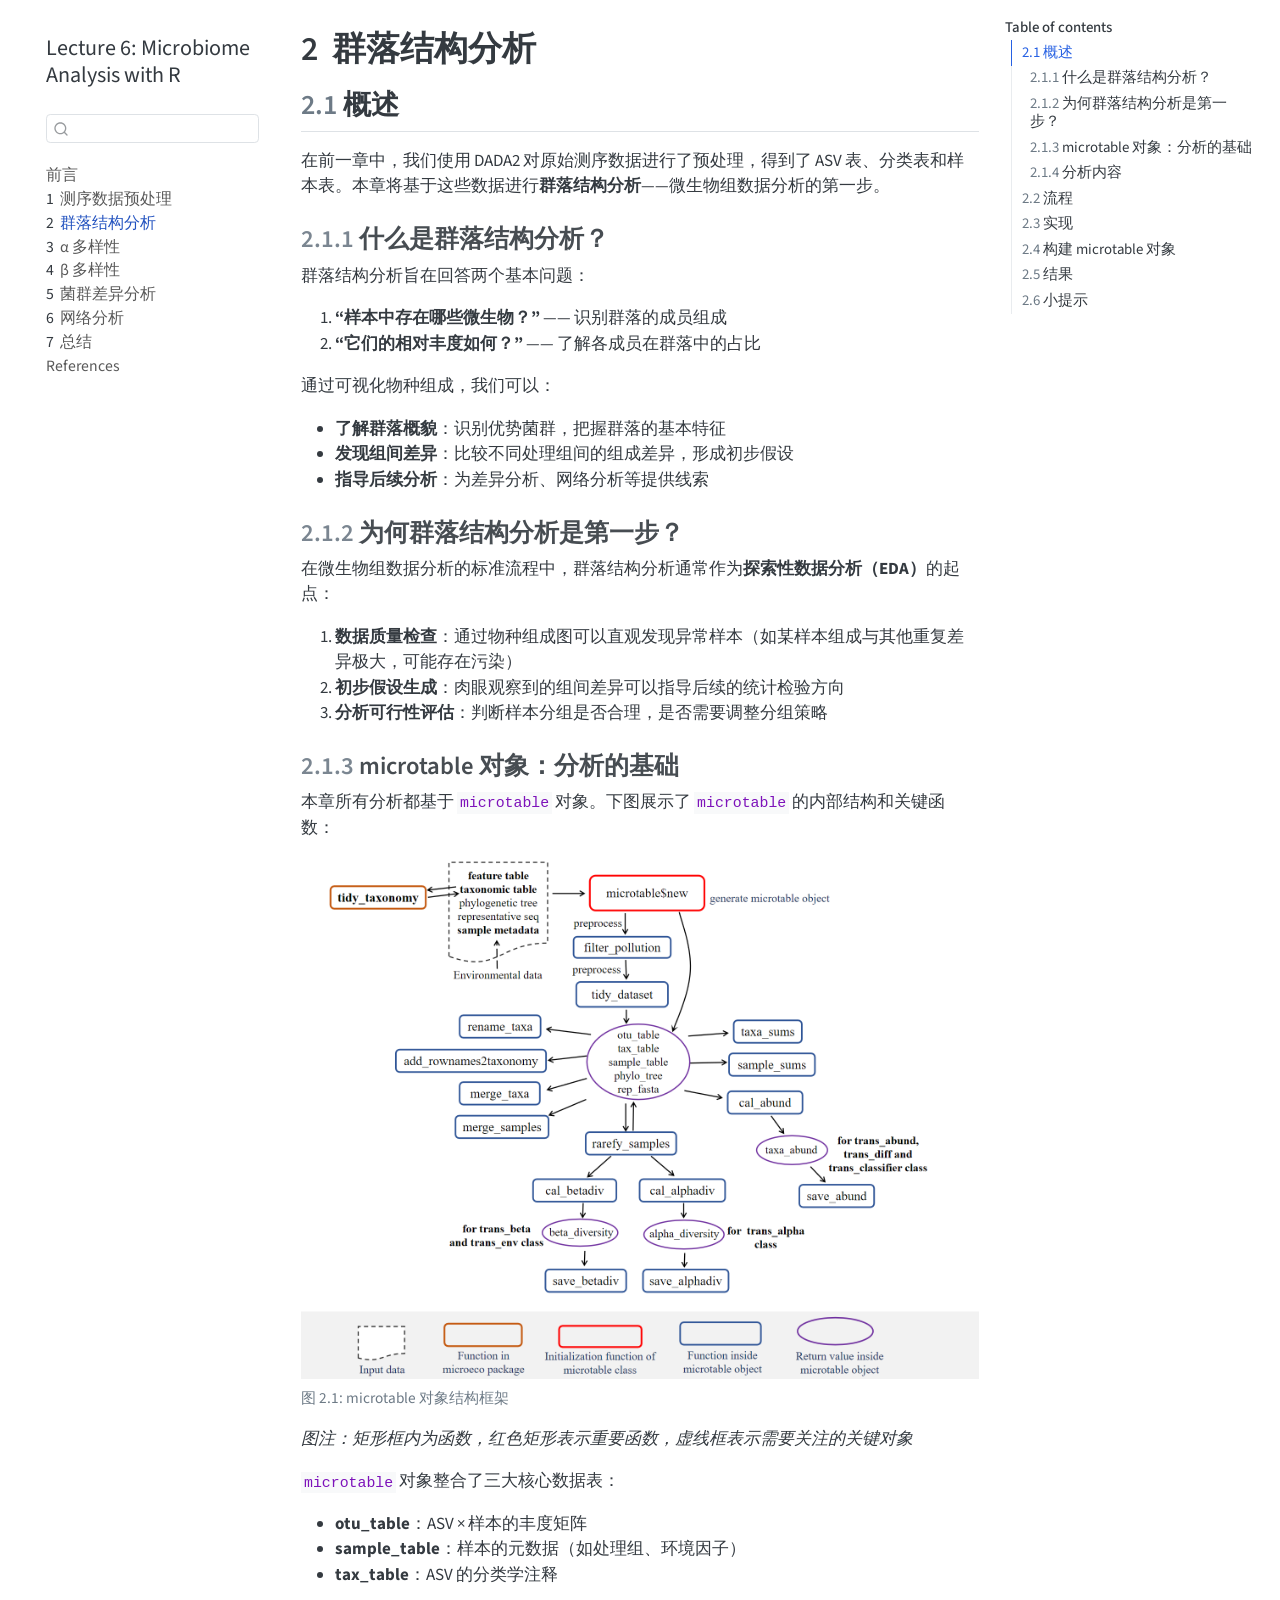
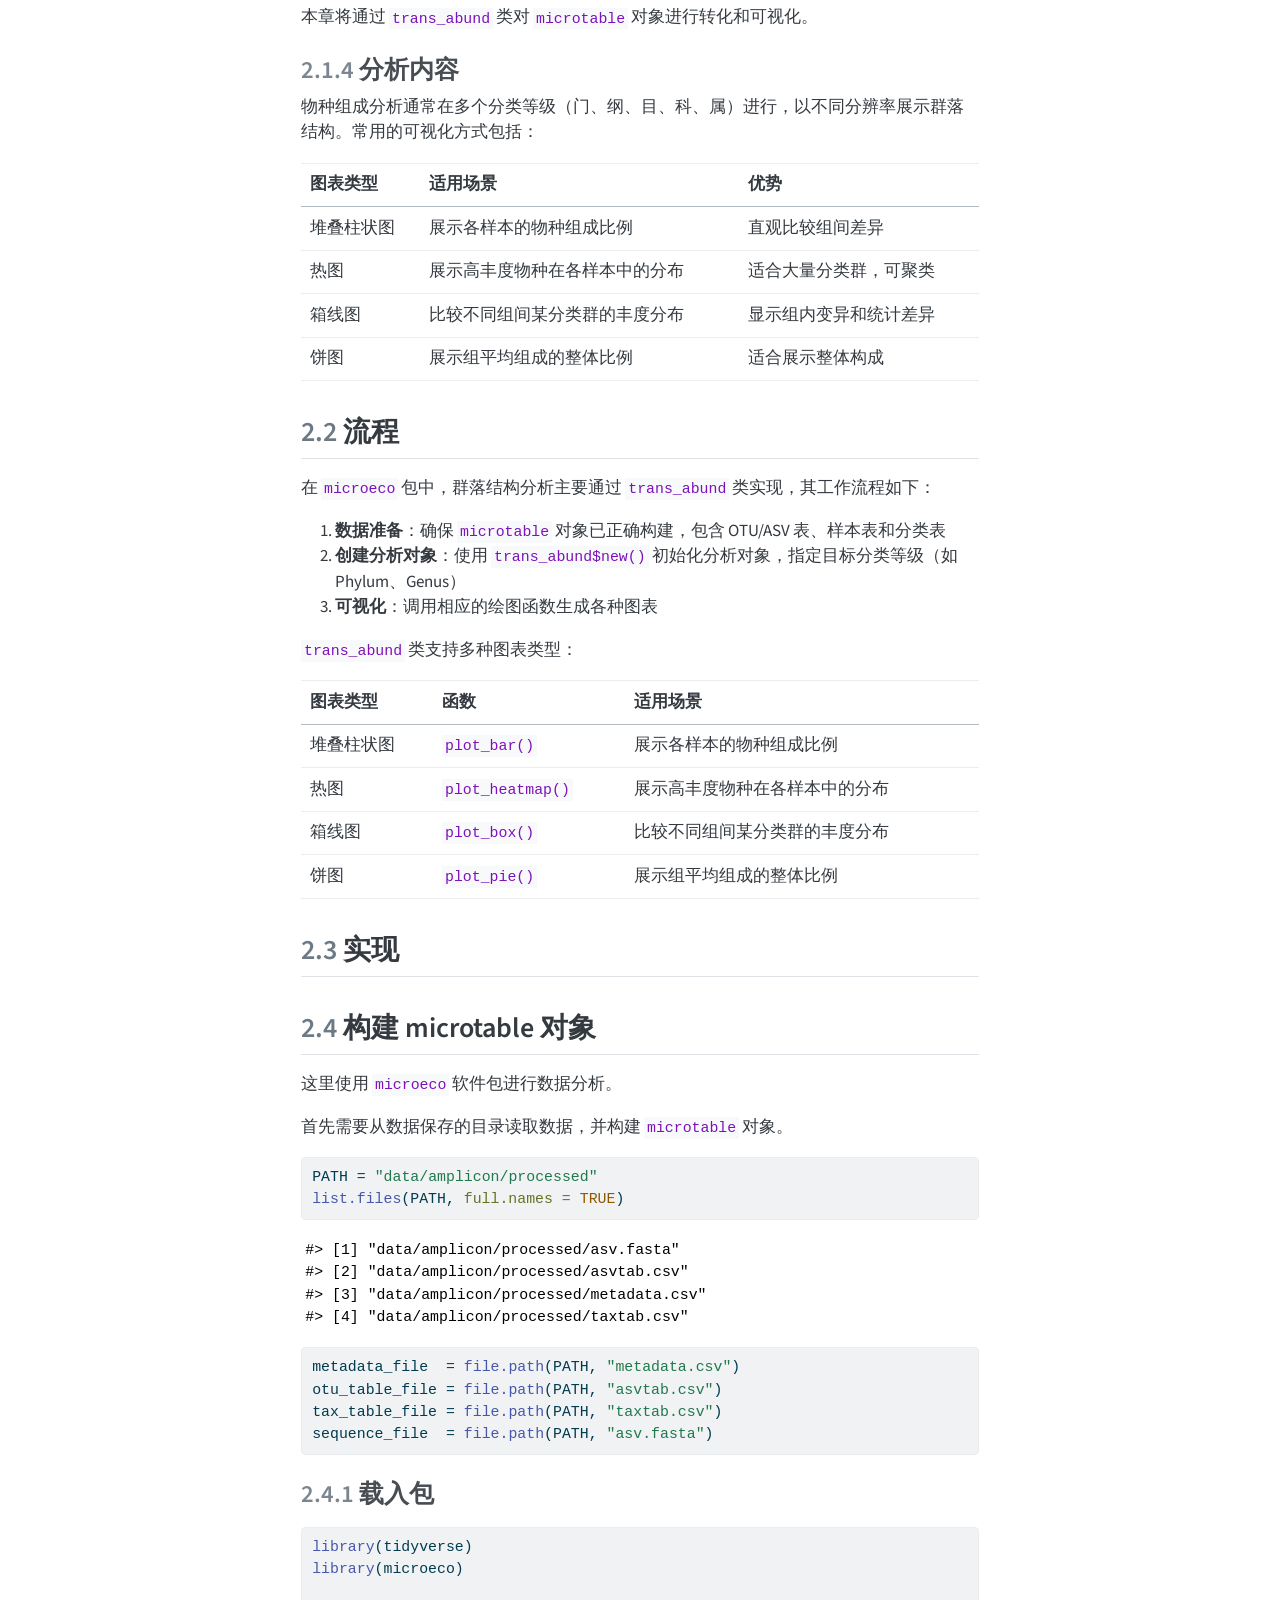
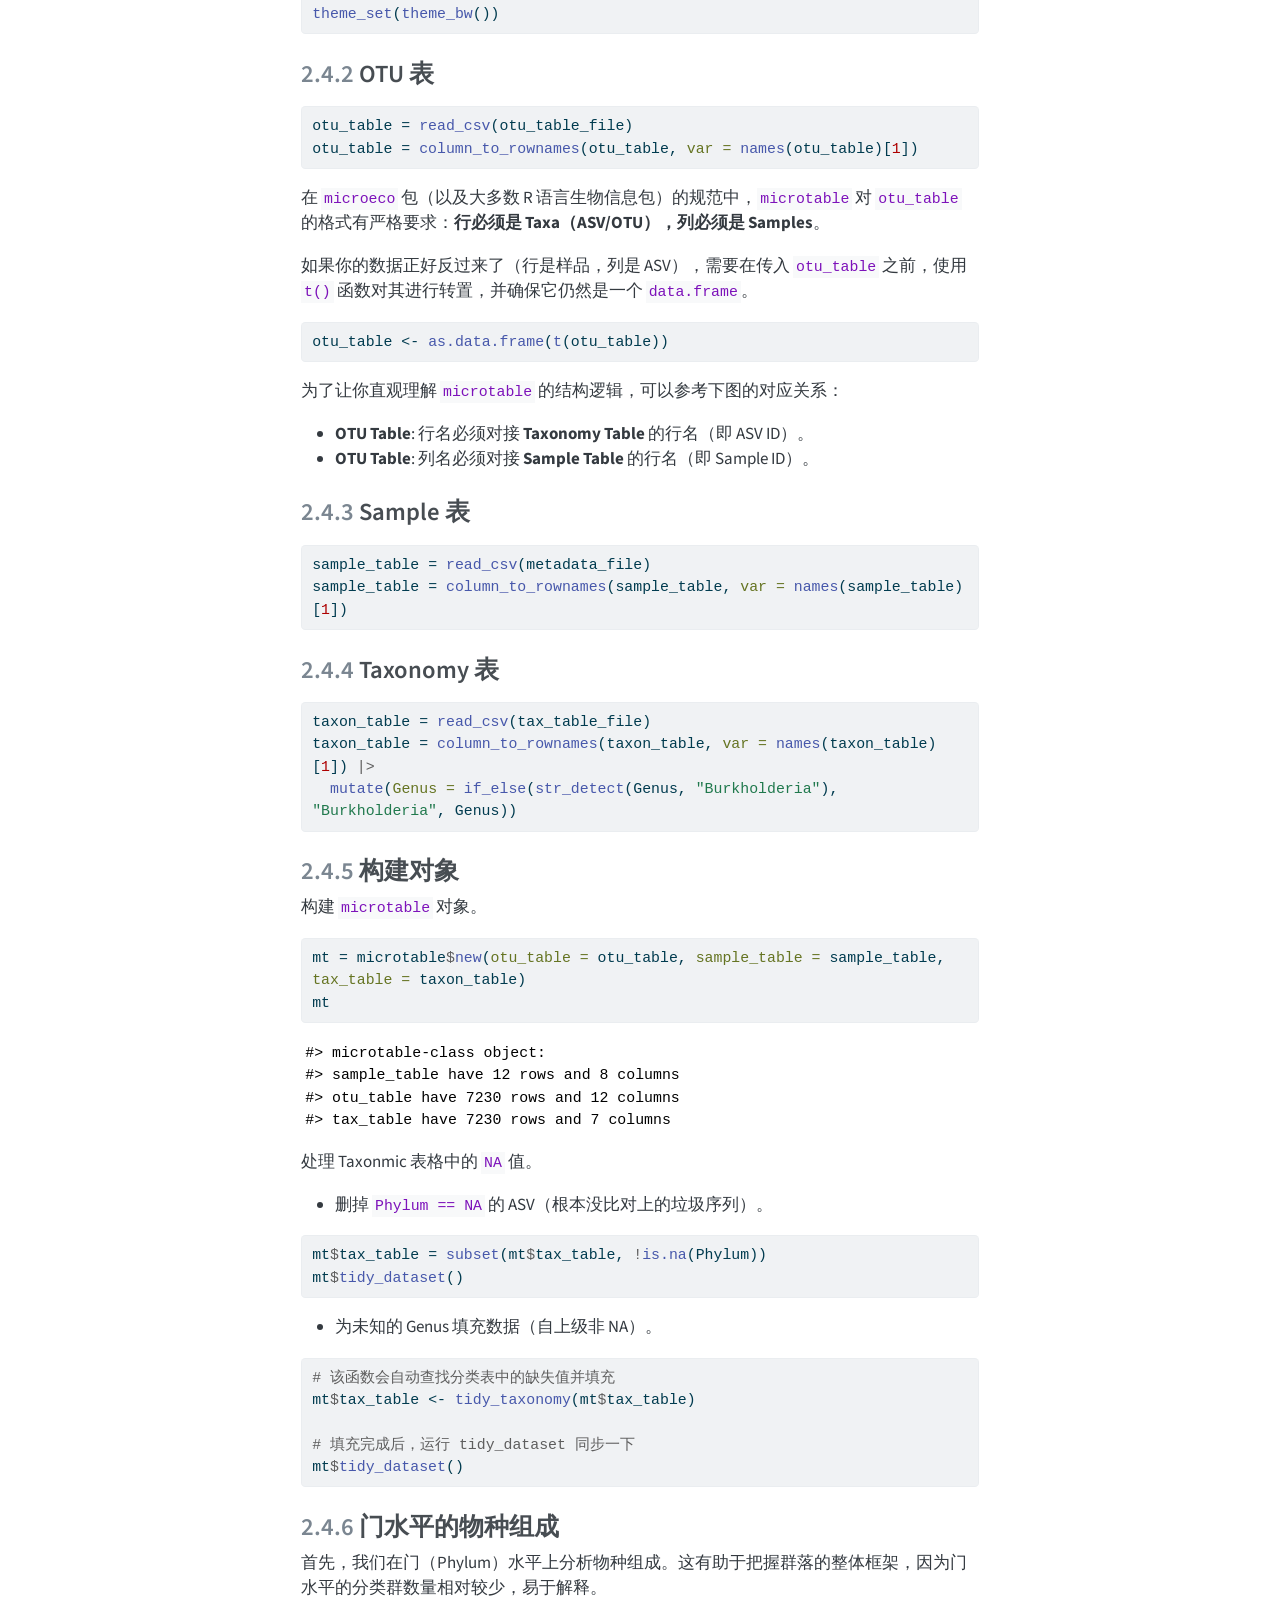
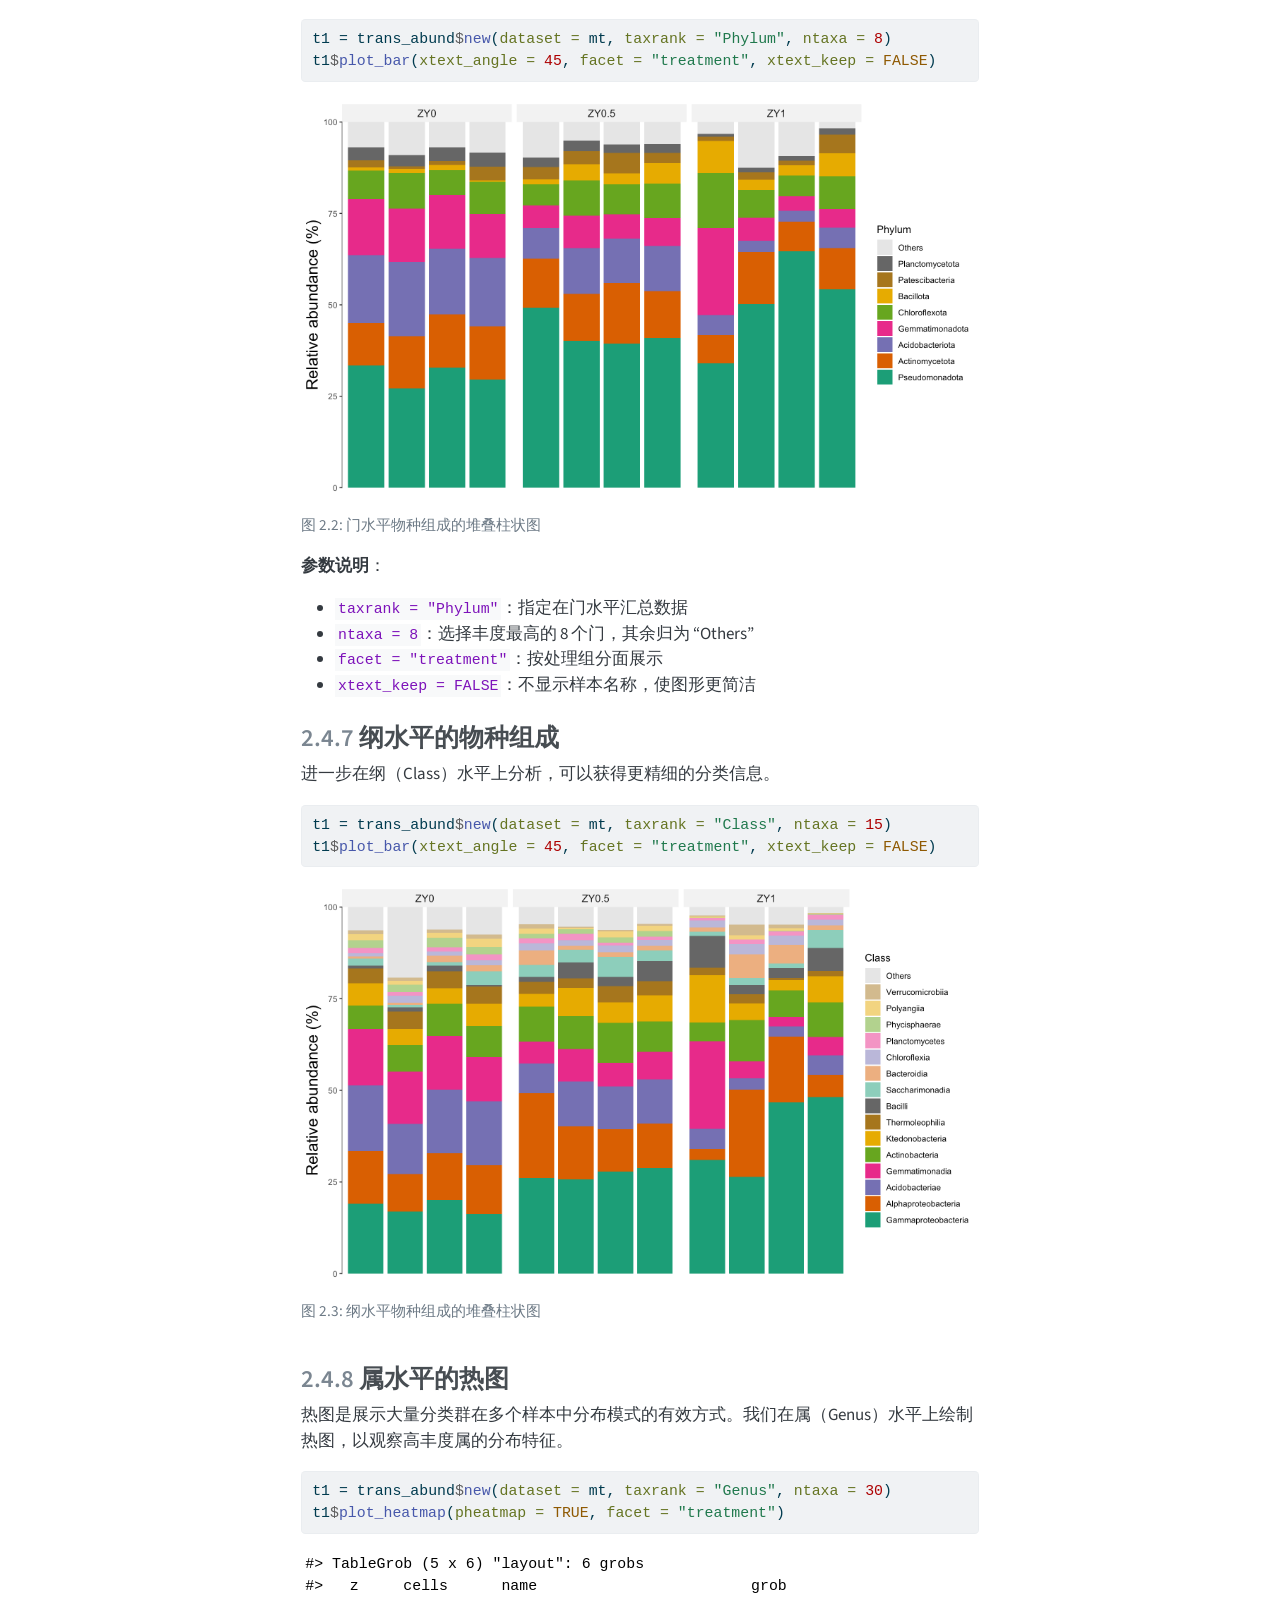
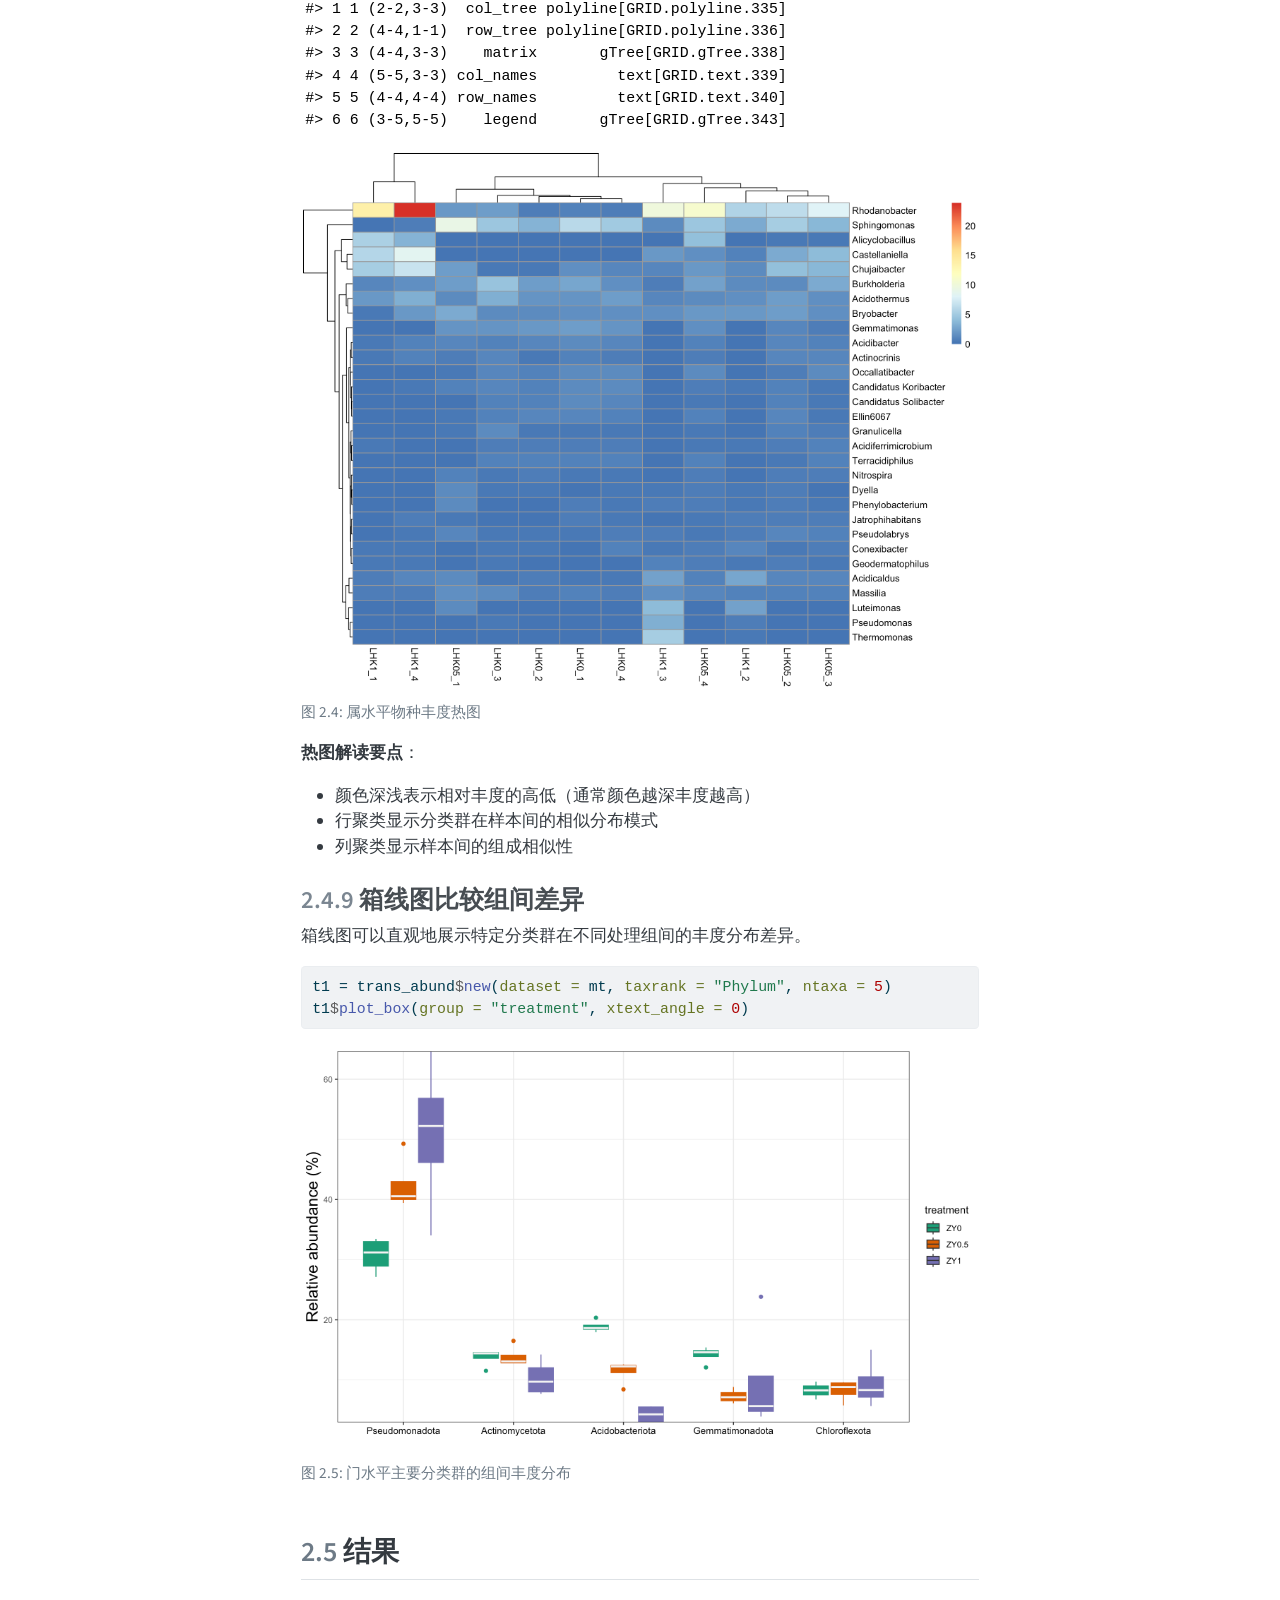
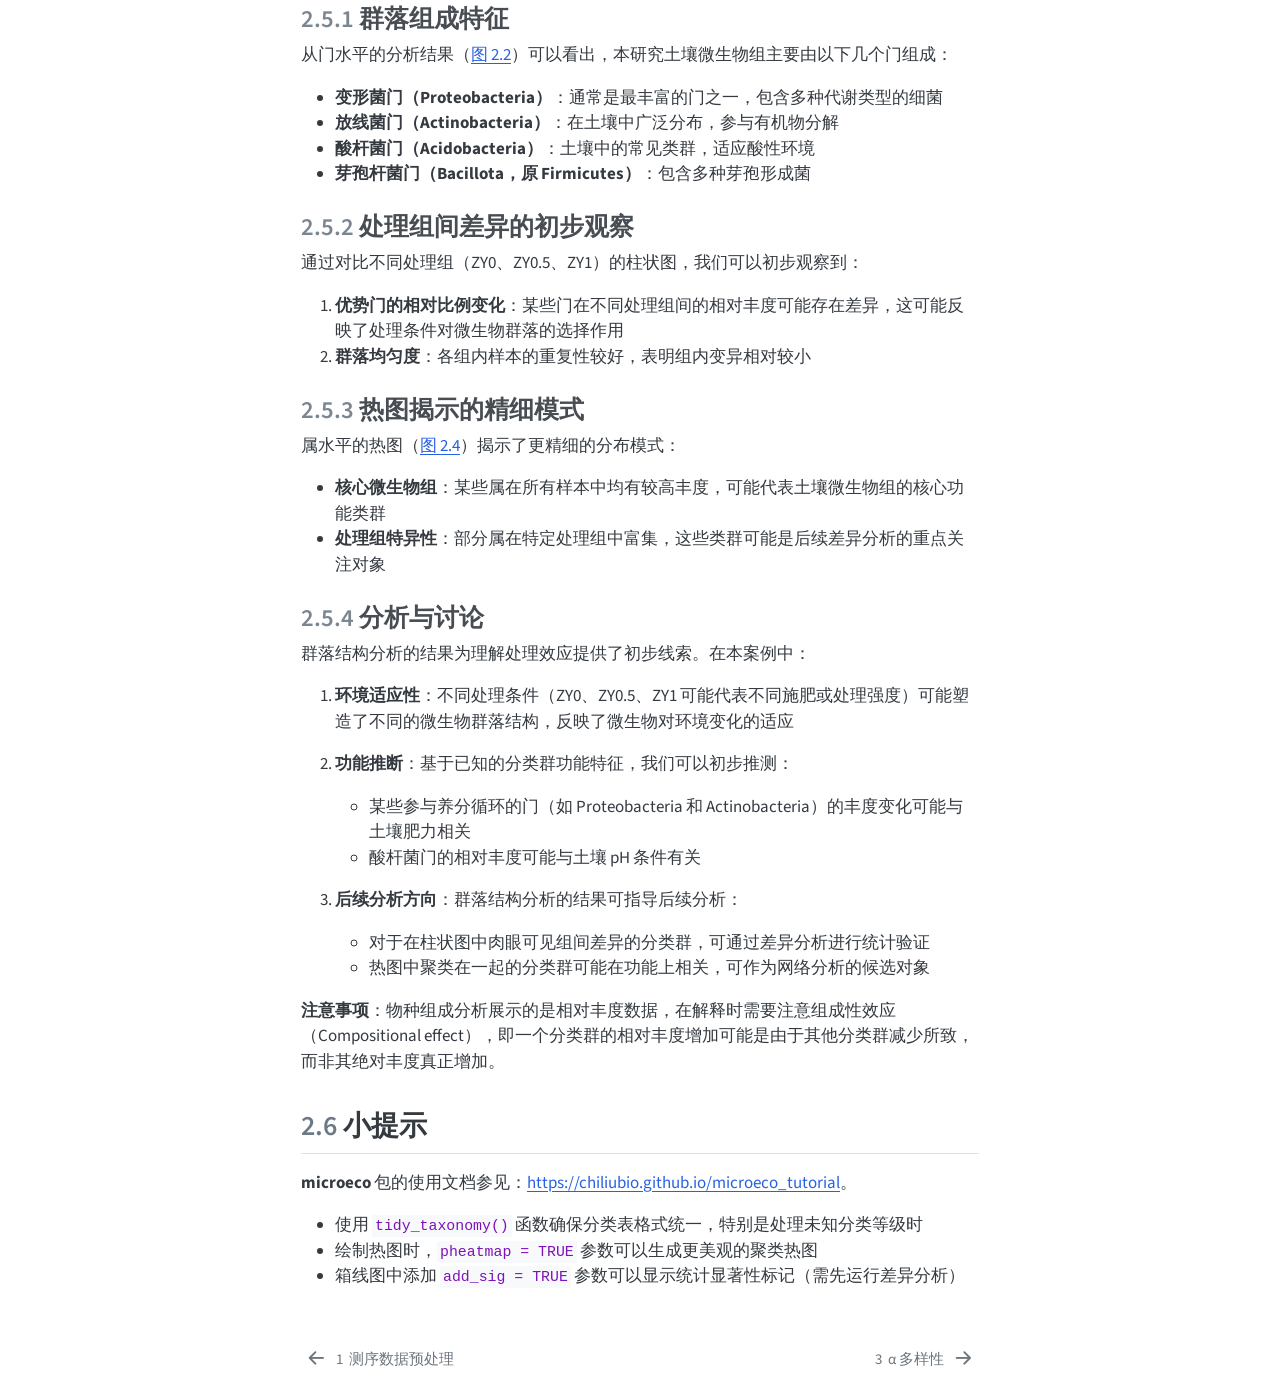
<file: taxonomy.html>
<!DOCTYPE html>
<html xmlns="http://www.w3.org/1999/xhtml" lang="en" xml:lang="en"><head>

<meta charset="utf-8">
<meta name="generator" content="quarto-1.5.57">

<meta name="viewport" content="width=device-width, initial-scale=1.0, user-scalable=yes">


<title>2&nbsp; 群落结构分析 – Lecture 6: Microbiome Analysis with R</title>
<style>
code{white-space: pre-wrap;}
span.smallcaps{font-variant: small-caps;}
div.columns{display: flex; gap: min(4vw, 1.5em);}
div.column{flex: auto; overflow-x: auto;}
div.hanging-indent{margin-left: 1.5em; text-indent: -1.5em;}
ul.task-list{list-style: none;}
ul.task-list li input[type="checkbox"] {
  width: 0.8em;
  margin: 0 0.8em 0.2em -1em; /* quarto-specific, see https://github.com/quarto-dev/quarto-cli/issues/4556 */ 
  vertical-align: middle;
}
/* CSS for syntax highlighting */
pre > code.sourceCode { white-space: pre; position: relative; }
pre > code.sourceCode > span { line-height: 1.25; }
pre > code.sourceCode > span:empty { height: 1.2em; }
.sourceCode { overflow: visible; }
code.sourceCode > span { color: inherit; text-decoration: inherit; }
div.sourceCode { margin: 1em 0; }
pre.sourceCode { margin: 0; }
@media screen {
div.sourceCode { overflow: auto; }
}
@media print {
pre > code.sourceCode { white-space: pre-wrap; }
pre > code.sourceCode > span { display: inline-block; text-indent: -5em; padding-left: 5em; }
}
pre.numberSource code
  { counter-reset: source-line 0; }
pre.numberSource code > span
  { position: relative; left: -4em; counter-increment: source-line; }
pre.numberSource code > span > a:first-child::before
  { content: counter(source-line);
    position: relative; left: -1em; text-align: right; vertical-align: baseline;
    border: none; display: inline-block;
    -webkit-touch-callout: none; -webkit-user-select: none;
    -khtml-user-select: none; -moz-user-select: none;
    -ms-user-select: none; user-select: none;
    padding: 0 4px; width: 4em;
  }
pre.numberSource { margin-left: 3em;  padding-left: 4px; }
div.sourceCode
  {   }
@media screen {
pre > code.sourceCode > span > a:first-child::before { text-decoration: underline; }
}
</style>


<script src="site_libs/quarto-nav/quarto-nav.js"></script>
<script src="site_libs/quarto-nav/headroom.min.js"></script>
<script src="site_libs/clipboard/clipboard.min.js"></script>
<script src="site_libs/quarto-search/autocomplete.umd.js"></script>
<script src="site_libs/quarto-search/fuse.min.js"></script>
<script src="site_libs/quarto-search/quarto-search.js"></script>
<meta name="quarto:offset" content="./">
<link href="./alpha.html" rel="next">
<link href="./preprocess.html" rel="prev">
<script src="site_libs/quarto-html/quarto.js"></script>
<script src="site_libs/quarto-html/popper.min.js"></script>
<script src="site_libs/quarto-html/tippy.umd.min.js"></script>
<script src="site_libs/quarto-html/anchor.min.js"></script>
<link href="site_libs/quarto-html/tippy.css" rel="stylesheet">
<link href="site_libs/quarto-html/quarto-syntax-highlighting.css" rel="stylesheet" id="quarto-text-highlighting-styles">
<script src="site_libs/bootstrap/bootstrap.min.js"></script>
<link href="site_libs/bootstrap/bootstrap-icons.css" rel="stylesheet">
<link href="site_libs/bootstrap/bootstrap.min.css" rel="stylesheet" id="quarto-bootstrap" data-mode="light">
<script id="quarto-search-options" type="application/json">{
  "location": "sidebar",
  "copy-button": false,
  "collapse-after": 3,
  "panel-placement": "start",
  "type": "textbox",
  "limit": 50,
  "keyboard-shortcut": [
    "f",
    "/",
    "s"
  ],
  "show-item-context": false,
  "language": {
    "search-no-results-text": "No results",
    "search-matching-documents-text": "matching documents",
    "search-copy-link-title": "Copy link to search",
    "search-hide-matches-text": "Hide additional matches",
    "search-more-match-text": "more match in this document",
    "search-more-matches-text": "more matches in this document",
    "search-clear-button-title": "Clear",
    "search-text-placeholder": "",
    "search-detached-cancel-button-title": "Cancel",
    "search-submit-button-title": "Submit",
    "search-label": "Search"
  }
}</script>
<style>
/* quarto-ai-helper styles */

/* ── 错误块整体样式 ──────────────────────────────────────────────────── */
.cell-output-error.ai-helper-styled {
  border-left: 4px solid #dc3545;
  background: linear-gradient(135deg, #fff5f5 0%, #ffe8e8 100%);
  border-radius: 8px;
  padding: 16px 18px;
  margin-top: 10px;
  position: relative;
  box-shadow: 0 2px 8px rgba(220, 53, 69, 0.12);
}

.cell-output-error.ai-helper-styled pre {
  background: transparent;
  border: none;
  margin: 0;
  padding: 0;
  color: #721c24;
  font-size: 0.9em;
}

.cell-output-error.ai-helper-styled code {
  background: transparent;
  color: #721c24;
}

/* ── 错误标签 ────────────────────────────────────────────────────────── */
.ai-helper-error-label {
  display: inline-block;
  font-weight: 700;
  font-size: 0.85em;
  color: #dc3545;
  margin-bottom: 8px;
  letter-spacing: 0.3px;
}

/* ── 按钮容器 ────────────────────────────────────────────────────────── */
.quarto-ai-helper-buttons {
  margin-top: 12px;
  padding-top: 10px;
  border-top: 1px dashed #e0c8c8;
  display: flex;
  gap: 10px;
  align-items: center;
  flex-wrap: wrap;
}

/* ── ChatGPT 按钮 ────────────────────────────────────────────────────── */
.quarto-ai-helper-buttons .btn-success {
  background: linear-gradient(135deg, #28a745 0%, #20c997 100%);
  border: none;
  font-weight: 600;
  padding: 6px 16px;
  border-radius: 20px;
  box-shadow: 0 2px 6px rgba(40, 167, 69, 0.3);
  transition: all 0.2s ease;
  cursor: pointer;
}

.quarto-ai-helper-buttons .btn-success:hover {
  transform: translateY(-1px);
  box-shadow: 0 4px 12px rgba(40, 167, 69, 0.4);
}

/* ── 复制按钮 ────────────────────────────────────────────────────────── */
.quarto-ai-helper-buttons .btn-outline-secondary {
  border-radius: 20px;
  padding: 6px 16px;
  transition: all 0.2s ease;
  cursor: pointer;
}

.quarto-ai-helper-buttons .btn-outline-secondary:hover {
  transform: translateY(-1px);
}

</style>


</head>

<body class="nav-sidebar floating">

<div id="quarto-search-results"></div>
  <header id="quarto-header" class="headroom fixed-top">
  <nav class="quarto-secondary-nav">
    <div class="container-fluid d-flex">
      <button type="button" class="quarto-btn-toggle btn" data-bs-toggle="collapse" role="button" data-bs-target=".quarto-sidebar-collapse-item" aria-controls="quarto-sidebar" aria-expanded="false" aria-label="Toggle sidebar navigation" onclick="if (window.quartoToggleHeadroom) { window.quartoToggleHeadroom(); }">
        <i class="bi bi-layout-text-sidebar-reverse"></i>
      </button>
        <nav class="quarto-page-breadcrumbs" aria-label="breadcrumb"><ol class="breadcrumb"><li class="breadcrumb-item"><a href="./taxonomy.html"><span class="chapter-number">2</span>&nbsp; <span class="chapter-title">群落结构分析</span></a></li></ol></nav>
        <a class="flex-grow-1" role="navigation" data-bs-toggle="collapse" data-bs-target=".quarto-sidebar-collapse-item" aria-controls="quarto-sidebar" aria-expanded="false" aria-label="Toggle sidebar navigation" onclick="if (window.quartoToggleHeadroom) { window.quartoToggleHeadroom(); }">      
        </a>
      <button type="button" class="btn quarto-search-button" aria-label="Search" onclick="window.quartoOpenSearch();">
        <i class="bi bi-search"></i>
      </button>
    </div>
  </nav>
</header>
<!-- content -->
<div id="quarto-content" class="quarto-container page-columns page-rows-contents page-layout-article">
<!-- sidebar -->
  <nav id="quarto-sidebar" class="sidebar collapse collapse-horizontal quarto-sidebar-collapse-item sidebar-navigation floating overflow-auto">
    <div class="pt-lg-2 mt-2 text-left sidebar-header">
    <div class="sidebar-title mb-0 py-0">
      <a href="./">Lecture 6: Microbiome Analysis with R</a> 
    </div>
      </div>
        <div class="mt-2 flex-shrink-0 align-items-center">
        <div class="sidebar-search">
        <div id="quarto-search" class="" title="Search"></div>
        </div>
        </div>
    <div class="sidebar-menu-container"> 
    <ul class="list-unstyled mt-1">
        <li class="sidebar-item">
  <div class="sidebar-item-container"> 
  <a href="./index.html" class="sidebar-item-text sidebar-link">
 <span class="menu-text">前言</span></a>
  </div>
</li>
        <li class="sidebar-item">
  <div class="sidebar-item-container"> 
  <a href="./preprocess.html" class="sidebar-item-text sidebar-link">
 <span class="menu-text"><span class="chapter-number">1</span>&nbsp; <span class="chapter-title">测序数据预处理</span></span></a>
  </div>
</li>
        <li class="sidebar-item">
  <div class="sidebar-item-container"> 
  <a href="./taxonomy.html" class="sidebar-item-text sidebar-link active">
 <span class="menu-text"><span class="chapter-number">2</span>&nbsp; <span class="chapter-title">群落结构分析</span></span></a>
  </div>
</li>
        <li class="sidebar-item">
  <div class="sidebar-item-container"> 
  <a href="./alpha.html" class="sidebar-item-text sidebar-link">
 <span class="menu-text"><span class="chapter-number">3</span>&nbsp; <span class="chapter-title">α 多样性</span></span></a>
  </div>
</li>
        <li class="sidebar-item">
  <div class="sidebar-item-container"> 
  <a href="./beta.html" class="sidebar-item-text sidebar-link">
 <span class="menu-text"><span class="chapter-number">4</span>&nbsp; <span class="chapter-title">β 多样性</span></span></a>
  </div>
</li>
        <li class="sidebar-item">
  <div class="sidebar-item-container"> 
  <a href="./differ.html" class="sidebar-item-text sidebar-link">
 <span class="menu-text"><span class="chapter-number">5</span>&nbsp; <span class="chapter-title">菌群差异分析</span></span></a>
  </div>
</li>
        <li class="sidebar-item">
  <div class="sidebar-item-container"> 
  <a href="./network.html" class="sidebar-item-text sidebar-link">
 <span class="menu-text"><span class="chapter-number">6</span>&nbsp; <span class="chapter-title">网络分析</span></span></a>
  </div>
</li>
        <li class="sidebar-item">
  <div class="sidebar-item-container"> 
  <a href="./summary.html" class="sidebar-item-text sidebar-link">
 <span class="menu-text"><span class="chapter-number">7</span>&nbsp; <span class="chapter-title">总结</span></span></a>
  </div>
</li>
        <li class="sidebar-item">
  <div class="sidebar-item-container"> 
  <a href="./references.html" class="sidebar-item-text sidebar-link">
 <span class="menu-text">References</span></a>
  </div>
</li>
    </ul>
    </div>
</nav>
<div id="quarto-sidebar-glass" class="quarto-sidebar-collapse-item" data-bs-toggle="collapse" data-bs-target=".quarto-sidebar-collapse-item"></div>
<!-- margin-sidebar -->
    <div id="quarto-margin-sidebar" class="sidebar margin-sidebar">
        <nav id="TOC" role="doc-toc" class="toc-active">
    <h2 id="toc-title">Table of contents</h2>
   
  <ul>
  <li><a href="#概述" id="toc-概述" class="nav-link active" data-scroll-target="#概述"><span class="header-section-number">2.1</span> 概述</a>
  <ul class="collapse">
  <li><a href="#什么是群落结构分析" id="toc-什么是群落结构分析" class="nav-link" data-scroll-target="#什么是群落结构分析"><span class="header-section-number">2.1.1</span> 什么是群落结构分析？</a></li>
  <li><a href="#为何群落结构分析是第一步" id="toc-为何群落结构分析是第一步" class="nav-link" data-scroll-target="#为何群落结构分析是第一步"><span class="header-section-number">2.1.2</span> 为何群落结构分析是第一步？</a></li>
  <li><a href="#microtable-对象分析的基础" id="toc-microtable-对象分析的基础" class="nav-link" data-scroll-target="#microtable-对象分析的基础"><span class="header-section-number">2.1.3</span> microtable 对象：分析的基础</a></li>
  <li><a href="#分析内容" id="toc-分析内容" class="nav-link" data-scroll-target="#分析内容"><span class="header-section-number">2.1.4</span> 分析内容</a></li>
  </ul></li>
  <li><a href="#流程" id="toc-流程" class="nav-link" data-scroll-target="#流程"><span class="header-section-number">2.2</span> 流程</a></li>
  <li><a href="#实现" id="toc-实现" class="nav-link" data-scroll-target="#实现"><span class="header-section-number">2.3</span> 实现</a></li>
  <li><a href="#构建-microtable-对象" id="toc-构建-microtable-对象" class="nav-link" data-scroll-target="#构建-microtable-对象"><span class="header-section-number">2.4</span> 构建 microtable 对象</a>
  <ul class="collapse">
  <li><a href="#载入包" id="toc-载入包" class="nav-link" data-scroll-target="#载入包"><span class="header-section-number">2.4.1</span> 载入包</a></li>
  <li><a href="#otu-表" id="toc-otu-表" class="nav-link" data-scroll-target="#otu-表"><span class="header-section-number">2.4.2</span> OTU 表</a></li>
  <li><a href="#sample-表" id="toc-sample-表" class="nav-link" data-scroll-target="#sample-表"><span class="header-section-number">2.4.3</span> Sample 表</a></li>
  <li><a href="#taxonomy-表" id="toc-taxonomy-表" class="nav-link" data-scroll-target="#taxonomy-表"><span class="header-section-number">2.4.4</span> Taxonomy 表</a></li>
  <li><a href="#构建对象" id="toc-构建对象" class="nav-link" data-scroll-target="#构建对象"><span class="header-section-number">2.4.5</span> 构建对象</a></li>
  <li><a href="#门水平的物种组成" id="toc-门水平的物种组成" class="nav-link" data-scroll-target="#门水平的物种组成"><span class="header-section-number">2.4.6</span> 门水平的物种组成</a></li>
  <li><a href="#纲水平的物种组成" id="toc-纲水平的物种组成" class="nav-link" data-scroll-target="#纲水平的物种组成"><span class="header-section-number">2.4.7</span> 纲水平的物种组成</a></li>
  <li><a href="#属水平的热图" id="toc-属水平的热图" class="nav-link" data-scroll-target="#属水平的热图"><span class="header-section-number">2.4.8</span> 属水平的热图</a></li>
  <li><a href="#箱线图比较组间差异" id="toc-箱线图比较组间差异" class="nav-link" data-scroll-target="#箱线图比较组间差异"><span class="header-section-number">2.4.9</span> 箱线图比较组间差异</a></li>
  </ul></li>
  <li><a href="#结果" id="toc-结果" class="nav-link" data-scroll-target="#结果"><span class="header-section-number">2.5</span> 结果</a>
  <ul class="collapse">
  <li><a href="#群落组成特征" id="toc-群落组成特征" class="nav-link" data-scroll-target="#群落组成特征"><span class="header-section-number">2.5.1</span> 群落组成特征</a></li>
  <li><a href="#处理组间差异的初步观察" id="toc-处理组间差异的初步观察" class="nav-link" data-scroll-target="#处理组间差异的初步观察"><span class="header-section-number">2.5.2</span> 处理组间差异的初步观察</a></li>
  <li><a href="#热图揭示的精细模式" id="toc-热图揭示的精细模式" class="nav-link" data-scroll-target="#热图揭示的精细模式"><span class="header-section-number">2.5.3</span> 热图揭示的精细模式</a></li>
  <li><a href="#分析与讨论" id="toc-分析与讨论" class="nav-link" data-scroll-target="#分析与讨论"><span class="header-section-number">2.5.4</span> 分析与讨论</a></li>
  </ul></li>
  <li><a href="#小提示" id="toc-小提示" class="nav-link" data-scroll-target="#小提示"><span class="header-section-number">2.6</span> 小提示</a></li>
  </ul>
</nav>
    </div>
<!-- main -->
<main class="content" id="quarto-document-content">

<header id="title-block-header" class="quarto-title-block default">
<div class="quarto-title">
<h1 class="title"><span class="chapter-number">2</span>&nbsp; <span class="chapter-title">群落结构分析</span></h1>
</div>



<div class="quarto-title-meta">

    
  
    
  </div>
  


</header>


<section id="概述" class="level2" data-number="2.1">
<h2 data-number="2.1" class="anchored" data-anchor-id="概述"><span class="header-section-number">2.1</span> 概述</h2>
<p>在前一章中，我们使用 DADA2 对原始测序数据进行了预处理，得到了 ASV 表、分类表和样本表。本章将基于这些数据进行<strong>群落结构分析</strong>——微生物组数据分析的第一步。</p>
<section id="什么是群落结构分析" class="level3" data-number="2.1.1">
<h3 data-number="2.1.1" class="anchored" data-anchor-id="什么是群落结构分析"><span class="header-section-number">2.1.1</span> 什么是群落结构分析？</h3>
<p>群落结构分析旨在回答两个基本问题：</p>
<ol type="1">
<li><strong>“样本中存在哪些微生物？”</strong> —— 识别群落的成员组成</li>
<li><strong>“它们的相对丰度如何？”</strong> —— 了解各成员在群落中的占比</li>
</ol>
<p>通过可视化物种组成，我们可以：</p>
<ul>
<li><strong>了解群落概貌</strong>：识别优势菌群，把握群落的基本特征</li>
<li><strong>发现组间差异</strong>：比较不同处理组间的组成差异，形成初步假设</li>
<li><strong>指导后续分析</strong>：为差异分析、网络分析等提供线索</li>
</ul>
</section>
<section id="为何群落结构分析是第一步" class="level3" data-number="2.1.2">
<h3 data-number="2.1.2" class="anchored" data-anchor-id="为何群落结构分析是第一步"><span class="header-section-number">2.1.2</span> 为何群落结构分析是第一步？</h3>
<p>在微生物组数据分析的标准流程中，群落结构分析通常作为<strong>探索性数据分析（EDA）</strong>的起点：</p>
<ol type="1">
<li><strong>数据质量检查</strong>：通过物种组成图可以直观发现异常样本（如某样本组成与其他重复差异极大，可能存在污染）</li>
<li><strong>初步假设生成</strong>：肉眼观察到的组间差异可以指导后续的统计检验方向</li>
<li><strong>分析可行性评估</strong>：判断样本分组是否合理，是否需要调整分组策略</li>
</ol>
</section>
<section id="microtable-对象分析的基础" class="level3" data-number="2.1.3">
<h3 data-number="2.1.3" class="anchored" data-anchor-id="microtable-对象分析的基础"><span class="header-section-number">2.1.3</span> microtable 对象：分析的基础</h3>
<p>本章所有分析都基于 <code>microtable</code> 对象。下图展示了 <code>microtable</code> 的内部结构和关键函数：</p>
<div class="cell">
<div class="cell-output-display">
<div id="fig-microtable-framework" class="quarto-float quarto-figure quarto-figure-center anchored">
<figure class="quarto-float quarto-float-fig figure">
<div aria-describedby="fig-microtable-framework-caption-0ceaefa1-69ba-4598-a22c-09a6ac19f8ca">
<img src="microeco_tutorial/Images/microtable_framework.png" class="img-fluid figure-img" width="800">
</div>
<figcaption class="quarto-float-caption-bottom quarto-float-caption quarto-float-fig" id="fig-microtable-framework-caption-0ceaefa1-69ba-4598-a22c-09a6ac19f8ca">
图&nbsp;2.1: microtable 对象结构框架
</figcaption>
</figure>
</div>
</div>
</div>
<p><em>图注：矩形框内为函数，红色矩形表示重要函数，虚线框表示需要关注的关键对象</em></p>
<p><code>microtable</code> 对象整合了三大核心数据表：</p>
<ul>
<li><strong>otu_table</strong>：ASV × 样本的丰度矩阵</li>
<li><strong>sample_table</strong>：样本的元数据（如处理组、环境因子）</li>
<li><strong>tax_table</strong>：ASV 的分类学注释</li>
</ul>
<p>本章将通过 <code>trans_abund</code> 类对 <code>microtable</code> 对象进行转化和可视化。</p>
</section>
<section id="分析内容" class="level3" data-number="2.1.4">
<h3 data-number="2.1.4" class="anchored" data-anchor-id="分析内容"><span class="header-section-number">2.1.4</span> 分析内容</h3>
<p>物种组成分析通常在多个分类等级（门、纲、目、科、属）进行，以不同分辨率展示群落结构。常用的可视化方式包括：</p>
<table class="caption-top table">
<thead>
<tr class="header">
<th>图表类型</th>
<th>适用场景</th>
<th>优势</th>
</tr>
</thead>
<tbody>
<tr class="odd">
<td>堆叠柱状图</td>
<td>展示各样本的物种组成比例</td>
<td>直观比较组间差异</td>
</tr>
<tr class="even">
<td>热图</td>
<td>展示高丰度物种在各样本中的分布</td>
<td>适合大量分类群，可聚类</td>
</tr>
<tr class="odd">
<td>箱线图</td>
<td>比较不同组间某分类群的丰度分布</td>
<td>显示组内变异和统计差异</td>
</tr>
<tr class="even">
<td>饼图</td>
<td>展示组平均组成的整体比例</td>
<td>适合展示整体构成</td>
</tr>
</tbody>
</table>
</section>
</section>
<section id="流程" class="level2" data-number="2.2">
<h2 data-number="2.2" class="anchored" data-anchor-id="流程"><span class="header-section-number">2.2</span> 流程</h2>
<p>在 <code>microeco</code> 包中，群落结构分析主要通过 <code>trans_abund</code> 类实现，其工作流程如下：</p>
<ol type="1">
<li><strong>数据准备</strong>：确保 <code>microtable</code> 对象已正确构建，包含 OTU/ASV 表、样本表和分类表</li>
<li><strong>创建分析对象</strong>：使用 <code>trans_abund$new()</code> 初始化分析对象，指定目标分类等级（如 Phylum、Genus）</li>
<li><strong>可视化</strong>：调用相应的绘图函数生成各种图表</li>
</ol>
<p><code>trans_abund</code> 类支持多种图表类型：</p>
<table class="caption-top table">
<thead>
<tr class="header">
<th>图表类型</th>
<th>函数</th>
<th>适用场景</th>
</tr>
</thead>
<tbody>
<tr class="odd">
<td>堆叠柱状图</td>
<td><code>plot_bar()</code></td>
<td>展示各样本的物种组成比例</td>
</tr>
<tr class="even">
<td>热图</td>
<td><code>plot_heatmap()</code></td>
<td>展示高丰度物种在各样本中的分布</td>
</tr>
<tr class="odd">
<td>箱线图</td>
<td><code>plot_box()</code></td>
<td>比较不同组间某分类群的丰度分布</td>
</tr>
<tr class="even">
<td>饼图</td>
<td><code>plot_pie()</code></td>
<td>展示组平均组成的整体比例</td>
</tr>
</tbody>
</table>
</section>
<section id="实现" class="level2" data-number="2.3">
<h2 data-number="2.3" class="anchored" data-anchor-id="实现"><span class="header-section-number">2.3</span> 实现</h2>
</section>
<section id="构建-microtable-对象" class="level2" data-number="2.4">
<h2 data-number="2.4" class="anchored" data-anchor-id="构建-microtable-对象"><span class="header-section-number">2.4</span> 构建 microtable 对象</h2>
<p>这里使用 <code>microeco</code> 软件包进行数据分析。</p>
<p>首先需要从数据保存的目录读取数据，并构建 <code>microtable</code> 对象。</p>
<div class="cell">
<div class="sourceCode cell-code" id="cb1"><pre class="sourceCode r code-with-copy"><code class="sourceCode r"><span id="cb1-1"><a href="#cb1-1" aria-hidden="true" tabindex="-1"></a>PATH <span class="ot">=</span> <span class="st">"data/amplicon/processed"</span></span>
<span id="cb1-2"><a href="#cb1-2" aria-hidden="true" tabindex="-1"></a><span class="fu">list.files</span>(PATH, <span class="at">full.names =</span> <span class="cn">TRUE</span>)</span></code><button title="Copy to Clipboard" class="code-copy-button"><i class="bi"></i></button></pre></div>
<div class="cell-output cell-output-stdout">
<pre><code>#&gt; [1] "data/amplicon/processed/asv.fasta"   
#&gt; [2] "data/amplicon/processed/asvtab.csv"  
#&gt; [3] "data/amplicon/processed/metadata.csv"
#&gt; [4] "data/amplicon/processed/taxtab.csv"</code></pre>
</div>
</div>
<div class="cell">
<div class="sourceCode cell-code" id="cb3"><pre class="sourceCode r code-with-copy"><code class="sourceCode r"><span id="cb3-1"><a href="#cb3-1" aria-hidden="true" tabindex="-1"></a>metadata_file  <span class="ot">=</span> <span class="fu">file.path</span>(PATH, <span class="st">"metadata.csv"</span>)</span>
<span id="cb3-2"><a href="#cb3-2" aria-hidden="true" tabindex="-1"></a>otu_table_file <span class="ot">=</span> <span class="fu">file.path</span>(PATH, <span class="st">"asvtab.csv"</span>)</span>
<span id="cb3-3"><a href="#cb3-3" aria-hidden="true" tabindex="-1"></a>tax_table_file <span class="ot">=</span> <span class="fu">file.path</span>(PATH, <span class="st">"taxtab.csv"</span>)</span>
<span id="cb3-4"><a href="#cb3-4" aria-hidden="true" tabindex="-1"></a>sequence_file  <span class="ot">=</span> <span class="fu">file.path</span>(PATH, <span class="st">"asv.fasta"</span>)</span></code><button title="Copy to Clipboard" class="code-copy-button"><i class="bi"></i></button></pre></div>
</div>
<section id="载入包" class="level3" data-number="2.4.1">
<h3 data-number="2.4.1" class="anchored" data-anchor-id="载入包"><span class="header-section-number">2.4.1</span> 载入包</h3>
<div class="cell">
<div class="sourceCode cell-code" id="cb4"><pre class="sourceCode r code-with-copy"><code class="sourceCode r"><span id="cb4-1"><a href="#cb4-1" aria-hidden="true" tabindex="-1"></a><span class="fu">library</span>(tidyverse)</span>
<span id="cb4-2"><a href="#cb4-2" aria-hidden="true" tabindex="-1"></a><span class="fu">library</span>(microeco)</span>
<span id="cb4-3"><a href="#cb4-3" aria-hidden="true" tabindex="-1"></a></span>
<span id="cb4-4"><a href="#cb4-4" aria-hidden="true" tabindex="-1"></a><span class="fu">theme_set</span>(<span class="fu">theme_bw</span>())</span></code><button title="Copy to Clipboard" class="code-copy-button"><i class="bi"></i></button></pre></div>
</div>
</section>
<section id="otu-表" class="level3" data-number="2.4.2">
<h3 data-number="2.4.2" class="anchored" data-anchor-id="otu-表"><span class="header-section-number">2.4.2</span> OTU 表</h3>
<div class="cell">
<div class="sourceCode cell-code" id="cb5"><pre class="sourceCode r code-with-copy"><code class="sourceCode r"><span id="cb5-1"><a href="#cb5-1" aria-hidden="true" tabindex="-1"></a>otu_table <span class="ot">=</span> <span class="fu">read_csv</span>(otu_table_file)</span>
<span id="cb5-2"><a href="#cb5-2" aria-hidden="true" tabindex="-1"></a>otu_table <span class="ot">=</span> <span class="fu">column_to_rownames</span>(otu_table, <span class="at">var =</span> <span class="fu">names</span>(otu_table)[<span class="dv">1</span>])</span></code><button title="Copy to Clipboard" class="code-copy-button"><i class="bi"></i></button></pre></div>
</div>
<p>在 <code>microeco</code> 包（以及大多数 R 语言生物信息包）的规范中，<code>microtable</code> 对 <code>otu_table</code> 的格式有严格要求：<strong>行必须是 Taxa（ASV/OTU），列必须是 Samples</strong>。</p>
<p>如果你的数据正好反过来了（行是样品，列是 ASV），需要在传入 <code>otu_table</code> 之前，使用 <code>t()</code> 函数对其进行转置，并确保它仍然是一个 <code>data.frame</code>。</p>
<div class="cell">
<div class="sourceCode cell-code" id="cb6"><pre class="sourceCode r code-with-copy"><code class="sourceCode r"><span id="cb6-1"><a href="#cb6-1" aria-hidden="true" tabindex="-1"></a>otu_table <span class="ot">&lt;-</span> <span class="fu">as.data.frame</span>(<span class="fu">t</span>(otu_table))</span></code><button title="Copy to Clipboard" class="code-copy-button"><i class="bi"></i></button></pre></div>
</div>
<p>为了让你直观理解 <code>microtable</code> 的结构逻辑，可以参考下图的对应关系：</p>
<ul>
<li><strong>OTU Table</strong>: 行名必须对接 <strong>Taxonomy Table</strong> 的行名（即 ASV ID）。</li>
<li><strong>OTU Table</strong>: 列名必须对接 <strong>Sample Table</strong> 的行名（即 Sample ID）。</li>
</ul>
</section>
<section id="sample-表" class="level3" data-number="2.4.3">
<h3 data-number="2.4.3" class="anchored" data-anchor-id="sample-表"><span class="header-section-number">2.4.3</span> Sample 表</h3>
<div class="cell">
<div class="sourceCode cell-code" id="cb7"><pre class="sourceCode r code-with-copy"><code class="sourceCode r"><span id="cb7-1"><a href="#cb7-1" aria-hidden="true" tabindex="-1"></a>sample_table <span class="ot">=</span> <span class="fu">read_csv</span>(metadata_file)</span>
<span id="cb7-2"><a href="#cb7-2" aria-hidden="true" tabindex="-1"></a>sample_table <span class="ot">=</span> <span class="fu">column_to_rownames</span>(sample_table, <span class="at">var =</span> <span class="fu">names</span>(sample_table)[<span class="dv">1</span>])</span></code><button title="Copy to Clipboard" class="code-copy-button"><i class="bi"></i></button></pre></div>
</div>
</section>
<section id="taxonomy-表" class="level3" data-number="2.4.4">
<h3 data-number="2.4.4" class="anchored" data-anchor-id="taxonomy-表"><span class="header-section-number">2.4.4</span> Taxonomy 表</h3>
<div class="cell">
<div class="sourceCode cell-code" id="cb8"><pre class="sourceCode r code-with-copy"><code class="sourceCode r"><span id="cb8-1"><a href="#cb8-1" aria-hidden="true" tabindex="-1"></a>taxon_table <span class="ot">=</span> <span class="fu">read_csv</span>(tax_table_file)</span>
<span id="cb8-2"><a href="#cb8-2" aria-hidden="true" tabindex="-1"></a>taxon_table <span class="ot">=</span> <span class="fu">column_to_rownames</span>(taxon_table, <span class="at">var =</span> <span class="fu">names</span>(taxon_table)[<span class="dv">1</span>]) <span class="sc">|&gt;</span> </span>
<span id="cb8-3"><a href="#cb8-3" aria-hidden="true" tabindex="-1"></a>  <span class="fu">mutate</span>(<span class="at">Genus =</span> <span class="fu">if_else</span>(<span class="fu">str_detect</span>(Genus, <span class="st">"Burkholderia"</span>), <span class="st">"Burkholderia"</span>, Genus))</span></code><button title="Copy to Clipboard" class="code-copy-button"><i class="bi"></i></button></pre></div>
</div>
</section>
<section id="构建对象" class="level3" data-number="2.4.5">
<h3 data-number="2.4.5" class="anchored" data-anchor-id="构建对象"><span class="header-section-number">2.4.5</span> 构建对象</h3>
<p>构建 <code>microtable</code> 对象。</p>
<div class="cell">
<div class="sourceCode cell-code" id="cb9"><pre class="sourceCode r code-with-copy"><code class="sourceCode r"><span id="cb9-1"><a href="#cb9-1" aria-hidden="true" tabindex="-1"></a>mt <span class="ot">=</span> microtable<span class="sc">$</span><span class="fu">new</span>(<span class="at">otu_table =</span> otu_table, <span class="at">sample_table =</span> sample_table, <span class="at">tax_table =</span> taxon_table)</span>
<span id="cb9-2"><a href="#cb9-2" aria-hidden="true" tabindex="-1"></a>mt</span></code><button title="Copy to Clipboard" class="code-copy-button"><i class="bi"></i></button></pre></div>
<div class="cell-output cell-output-stdout">
<pre><code>#&gt; microtable-class object:
#&gt; sample_table have 12 rows and 8 columns
#&gt; otu_table have 7230 rows and 12 columns
#&gt; tax_table have 7230 rows and 7 columns</code></pre>
</div>
</div>
<p>处理 Taxonmic 表格中的 <code>NA</code> 值。</p>
<ul>
<li>删掉 <code>Phylum == NA</code> 的 ASV（根本没比对上的垃圾序列）。</li>
</ul>
<div class="cell">
<div class="sourceCode cell-code" id="cb11"><pre class="sourceCode r code-with-copy"><code class="sourceCode r"><span id="cb11-1"><a href="#cb11-1" aria-hidden="true" tabindex="-1"></a>mt<span class="sc">$</span>tax_table <span class="ot">=</span> <span class="fu">subset</span>(mt<span class="sc">$</span>tax_table, <span class="sc">!</span><span class="fu">is.na</span>(Phylum))</span>
<span id="cb11-2"><a href="#cb11-2" aria-hidden="true" tabindex="-1"></a>mt<span class="sc">$</span><span class="fu">tidy_dataset</span>()</span></code><button title="Copy to Clipboard" class="code-copy-button"><i class="bi"></i></button></pre></div>
</div>
<ul>
<li>为未知的 Genus 填充数据（自上级非 NA）。</li>
</ul>
<div class="cell">
<div class="sourceCode cell-code" id="cb12"><pre class="sourceCode r code-with-copy"><code class="sourceCode r"><span id="cb12-1"><a href="#cb12-1" aria-hidden="true" tabindex="-1"></a><span class="co"># 该函数会自动查找分类表中的缺失值并填充</span></span>
<span id="cb12-2"><a href="#cb12-2" aria-hidden="true" tabindex="-1"></a>mt<span class="sc">$</span>tax_table <span class="ot">&lt;-</span> <span class="fu">tidy_taxonomy</span>(mt<span class="sc">$</span>tax_table)</span>
<span id="cb12-3"><a href="#cb12-3" aria-hidden="true" tabindex="-1"></a></span>
<span id="cb12-4"><a href="#cb12-4" aria-hidden="true" tabindex="-1"></a><span class="co"># 填充完成后，运行 tidy_dataset 同步一下</span></span>
<span id="cb12-5"><a href="#cb12-5" aria-hidden="true" tabindex="-1"></a>mt<span class="sc">$</span><span class="fu">tidy_dataset</span>()</span></code><button title="Copy to Clipboard" class="code-copy-button"><i class="bi"></i></button></pre></div>
</div>
</section>
<section id="门水平的物种组成" class="level3" data-number="2.4.6">
<h3 data-number="2.4.6" class="anchored" data-anchor-id="门水平的物种组成"><span class="header-section-number">2.4.6</span> 门水平的物种组成</h3>
<p>首先，我们在门（Phylum）水平上分析物种组成。这有助于把握群落的整体框架，因为门水平的分类群数量相对较少，易于解释。</p>
<div class="cell">
<div class="sourceCode cell-code" id="cb13"><pre class="sourceCode r code-with-copy"><code class="sourceCode r"><span id="cb13-1"><a href="#cb13-1" aria-hidden="true" tabindex="-1"></a>t1 <span class="ot">=</span> trans_abund<span class="sc">$</span><span class="fu">new</span>(<span class="at">dataset =</span> mt, <span class="at">taxrank =</span> <span class="st">"Phylum"</span>, <span class="at">ntaxa =</span> <span class="dv">8</span>)</span>
<span id="cb13-2"><a href="#cb13-2" aria-hidden="true" tabindex="-1"></a>t1<span class="sc">$</span><span class="fu">plot_bar</span>(<span class="at">xtext_angle =</span> <span class="dv">45</span>, <span class="at">facet =</span> <span class="st">"treatment"</span>, <span class="at">xtext_keep =</span> <span class="cn">FALSE</span>)</span></code><button title="Copy to Clipboard" class="code-copy-button"><i class="bi"></i></button></pre></div>
<div class="cell-output-display">
<div id="fig-phylum-bar" class="quarto-float quarto-figure quarto-figure-center anchored">
<figure class="quarto-float quarto-float-fig figure">
<div aria-describedby="fig-phylum-bar-caption-0ceaefa1-69ba-4598-a22c-09a6ac19f8ca">
<img src="taxonomy_files/figure-html/fig-phylum-bar-1.png" class="img-fluid figure-img" width="960">
</div>
<figcaption class="quarto-float-caption-bottom quarto-float-caption quarto-float-fig" id="fig-phylum-bar-caption-0ceaefa1-69ba-4598-a22c-09a6ac19f8ca">
图&nbsp;2.2: 门水平物种组成的堆叠柱状图
</figcaption>
</figure>
</div>
</div>
</div>
<p><strong>参数说明</strong>：</p>
<ul>
<li><code>taxrank = "Phylum"</code>：指定在门水平汇总数据</li>
<li><code>ntaxa = 8</code>：选择丰度最高的 8 个门，其余归为 “Others”</li>
<li><code>facet = "treatment"</code>：按处理组分面展示</li>
<li><code>xtext_keep = FALSE</code>：不显示样本名称，使图形更简洁</li>
</ul>
</section>
<section id="纲水平的物种组成" class="level3" data-number="2.4.7">
<h3 data-number="2.4.7" class="anchored" data-anchor-id="纲水平的物种组成"><span class="header-section-number">2.4.7</span> 纲水平的物种组成</h3>
<p>进一步在纲（Class）水平上分析，可以获得更精细的分类信息。</p>
<div class="cell">
<div class="sourceCode cell-code" id="cb14"><pre class="sourceCode r code-with-copy"><code class="sourceCode r"><span id="cb14-1"><a href="#cb14-1" aria-hidden="true" tabindex="-1"></a>t1 <span class="ot">=</span> trans_abund<span class="sc">$</span><span class="fu">new</span>(<span class="at">dataset =</span> mt, <span class="at">taxrank =</span> <span class="st">"Class"</span>, <span class="at">ntaxa =</span> <span class="dv">15</span>)</span>
<span id="cb14-2"><a href="#cb14-2" aria-hidden="true" tabindex="-1"></a>t1<span class="sc">$</span><span class="fu">plot_bar</span>(<span class="at">xtext_angle =</span> <span class="dv">45</span>, <span class="at">facet =</span> <span class="st">"treatment"</span>, <span class="at">xtext_keep =</span> <span class="cn">FALSE</span>)</span></code><button title="Copy to Clipboard" class="code-copy-button"><i class="bi"></i></button></pre></div>
<div class="cell-output-display">
<div id="fig-class-bar" class="quarto-float quarto-figure quarto-figure-center anchored">
<figure class="quarto-float quarto-float-fig figure">
<div aria-describedby="fig-class-bar-caption-0ceaefa1-69ba-4598-a22c-09a6ac19f8ca">
<img src="taxonomy_files/figure-html/fig-class-bar-1.png" class="img-fluid figure-img" width="960">
</div>
<figcaption class="quarto-float-caption-bottom quarto-float-caption quarto-float-fig" id="fig-class-bar-caption-0ceaefa1-69ba-4598-a22c-09a6ac19f8ca">
图&nbsp;2.3: 纲水平物种组成的堆叠柱状图
</figcaption>
</figure>
</div>
</div>
</div>
</section>
<section id="属水平的热图" class="level3" data-number="2.4.8">
<h3 data-number="2.4.8" class="anchored" data-anchor-id="属水平的热图"><span class="header-section-number">2.4.8</span> 属水平的热图</h3>
<p>热图是展示大量分类群在多个样本中分布模式的有效方式。我们在属（Genus）水平上绘制热图，以观察高丰度属的分布特征。</p>
<div class="cell">
<div class="sourceCode cell-code" id="cb15"><pre class="sourceCode r code-with-copy"><code class="sourceCode r"><span id="cb15-1"><a href="#cb15-1" aria-hidden="true" tabindex="-1"></a>t1 <span class="ot">=</span> trans_abund<span class="sc">$</span><span class="fu">new</span>(<span class="at">dataset =</span> mt, <span class="at">taxrank =</span> <span class="st">"Genus"</span>, <span class="at">ntaxa =</span> <span class="dv">30</span>)</span>
<span id="cb15-2"><a href="#cb15-2" aria-hidden="true" tabindex="-1"></a>t1<span class="sc">$</span><span class="fu">plot_heatmap</span>(<span class="at">pheatmap =</span> <span class="cn">TRUE</span>, <span class="at">facet =</span> <span class="st">"treatment"</span>)</span></code><button title="Copy to Clipboard" class="code-copy-button"><i class="bi"></i></button></pre></div>
<div class="cell-output cell-output-stdout">
<pre><code>#&gt; TableGrob (5 x 6) "layout": 6 grobs
#&gt;   z     cells      name                        grob
#&gt; 1 1 (2-2,3-3)  col_tree polyline[GRID.polyline.335]
#&gt; 2 2 (4-4,1-1)  row_tree polyline[GRID.polyline.336]
#&gt; 3 3 (4-4,3-3)    matrix       gTree[GRID.gTree.338]
#&gt; 4 4 (5-5,3-3) col_names         text[GRID.text.339]
#&gt; 5 5 (4-4,4-4) row_names         text[GRID.text.340]
#&gt; 6 6 (3-5,5-5)    legend       gTree[GRID.gTree.343]</code></pre>
</div>
<div class="cell-output-display">
<div id="fig-genus-heatmap" class="quarto-float quarto-figure quarto-figure-center anchored">
<figure class="quarto-float quarto-float-fig figure">
<div aria-describedby="fig-genus-heatmap-caption-0ceaefa1-69ba-4598-a22c-09a6ac19f8ca">
<img src="taxonomy_files/figure-html/fig-genus-heatmap-1.png" class="img-fluid figure-img" width="960">
</div>
<figcaption class="quarto-float-caption-bottom quarto-float-caption quarto-float-fig" id="fig-genus-heatmap-caption-0ceaefa1-69ba-4598-a22c-09a6ac19f8ca">
图&nbsp;2.4: 属水平物种丰度热图
</figcaption>
</figure>
</div>
</div>
</div>
<p><strong>热图解读要点</strong>：</p>
<ul>
<li>颜色深浅表示相对丰度的高低（通常颜色越深丰度越高）</li>
<li>行聚类显示分类群在样本间的相似分布模式</li>
<li>列聚类显示样本间的组成相似性</li>
</ul>
</section>
<section id="箱线图比较组间差异" class="level3" data-number="2.4.9">
<h3 data-number="2.4.9" class="anchored" data-anchor-id="箱线图比较组间差异"><span class="header-section-number">2.4.9</span> 箱线图比较组间差异</h3>
<p>箱线图可以直观地展示特定分类群在不同处理组间的丰度分布差异。</p>
<div class="cell">
<div class="sourceCode cell-code" id="cb17"><pre class="sourceCode r code-with-copy"><code class="sourceCode r"><span id="cb17-1"><a href="#cb17-1" aria-hidden="true" tabindex="-1"></a>t1 <span class="ot">=</span> trans_abund<span class="sc">$</span><span class="fu">new</span>(<span class="at">dataset =</span> mt, <span class="at">taxrank =</span> <span class="st">"Phylum"</span>, <span class="at">ntaxa =</span> <span class="dv">5</span>)</span>
<span id="cb17-2"><a href="#cb17-2" aria-hidden="true" tabindex="-1"></a>t1<span class="sc">$</span><span class="fu">plot_box</span>(<span class="at">group =</span> <span class="st">"treatment"</span>, <span class="at">xtext_angle =</span> <span class="dv">0</span>)</span></code><button title="Copy to Clipboard" class="code-copy-button"><i class="bi"></i></button></pre></div>
<div class="cell-output-display">
<div id="fig-phylum-box" class="quarto-float quarto-figure quarto-figure-center anchored">
<figure class="quarto-float quarto-float-fig figure">
<div aria-describedby="fig-phylum-box-caption-0ceaefa1-69ba-4598-a22c-09a6ac19f8ca">
<img src="taxonomy_files/figure-html/fig-phylum-box-1.png" class="img-fluid figure-img" width="960">
</div>
<figcaption class="quarto-float-caption-bottom quarto-float-caption quarto-float-fig" id="fig-phylum-box-caption-0ceaefa1-69ba-4598-a22c-09a6ac19f8ca">
图&nbsp;2.5: 门水平主要分类群的组间丰度分布
</figcaption>
</figure>
</div>
</div>
</div>
</section>
</section>
<section id="结果" class="level2" data-number="2.5">
<h2 data-number="2.5" class="anchored" data-anchor-id="结果"><span class="header-section-number">2.5</span> 结果</h2>
<section id="群落组成特征" class="level3" data-number="2.5.1">
<h3 data-number="2.5.1" class="anchored" data-anchor-id="群落组成特征"><span class="header-section-number">2.5.1</span> 群落组成特征</h3>
<p>从门水平的分析结果（<a href="#fig-phylum-bar" class="quarto-xref">图&nbsp;<span>2.2</span></a>）可以看出，本研究土壤微生物组主要由以下几个门组成：</p>
<ul>
<li><strong>变形菌门（Proteobacteria）</strong>：通常是最丰富的门之一，包含多种代谢类型的细菌</li>
<li><strong>放线菌门（Actinobacteria）</strong>：在土壤中广泛分布，参与有机物分解</li>
<li><strong>酸杆菌门（Acidobacteria）</strong>：土壤中的常见类群，适应酸性环境</li>
<li><strong>芽孢杆菌门（Bacillota，原 Firmicutes）</strong>：包含多种芽孢形成菌</li>
</ul>
</section>
<section id="处理组间差异的初步观察" class="level3" data-number="2.5.2">
<h3 data-number="2.5.2" class="anchored" data-anchor-id="处理组间差异的初步观察"><span class="header-section-number">2.5.2</span> 处理组间差异的初步观察</h3>
<p>通过对比不同处理组（ZY0、ZY0.5、ZY1）的柱状图，我们可以初步观察到：</p>
<ol type="1">
<li><strong>优势门的相对比例变化</strong>：某些门在不同处理组间的相对丰度可能存在差异，这可能反映了处理条件对微生物群落的选择作用</li>
<li><strong>群落均匀度</strong>：各组内样本的重复性较好，表明组内变异相对较小</li>
</ol>
</section>
<section id="热图揭示的精细模式" class="level3" data-number="2.5.3">
<h3 data-number="2.5.3" class="anchored" data-anchor-id="热图揭示的精细模式"><span class="header-section-number">2.5.3</span> 热图揭示的精细模式</h3>
<p>属水平的热图（<a href="#fig-genus-heatmap" class="quarto-xref">图&nbsp;<span>2.4</span></a>）揭示了更精细的分布模式：</p>
<ul>
<li><strong>核心微生物组</strong>：某些属在所有样本中均有较高丰度，可能代表土壤微生物组的核心功能类群</li>
<li><strong>处理组特异性</strong>：部分属在特定处理组中富集，这些类群可能是后续差异分析的重点关注对象</li>
</ul>
</section>
<section id="分析与讨论" class="level3" data-number="2.5.4">
<h3 data-number="2.5.4" class="anchored" data-anchor-id="分析与讨论"><span class="header-section-number">2.5.4</span> 分析与讨论</h3>
<p>群落结构分析的结果为理解处理效应提供了初步线索。在本案例中：</p>
<ol type="1">
<li><p><strong>环境适应性</strong>：不同处理条件（ZY0、ZY0.5、ZY1 可能代表不同施肥或处理强度）可能塑造了不同的微生物群落结构，反映了微生物对环境变化的适应</p></li>
<li><p><strong>功能推断</strong>：基于已知的分类群功能特征，我们可以初步推测：</p>
<ul>
<li>某些参与养分循环的门（如 Proteobacteria 和 Actinobacteria）的丰度变化可能与土壤肥力相关</li>
<li>酸杆菌门的相对丰度可能与土壤 pH 条件有关</li>
</ul></li>
<li><p><strong>后续分析方向</strong>：群落结构分析的结果可指导后续分析：</p>
<ul>
<li>对于在柱状图中肉眼可见组间差异的分类群，可通过差异分析进行统计验证</li>
<li>热图中聚类在一起的分类群可能在功能上相关，可作为网络分析的候选对象</li>
</ul></li>
</ol>
<p><strong>注意事项</strong>：物种组成分析展示的是相对丰度数据，在解释时需要注意组成性效应（Compositional effect），即一个分类群的相对丰度增加可能是由于其他分类群减少所致，而非其绝对丰度真正增加。</p>
</section>
</section>
<section id="小提示" class="level2" data-number="2.6">
<h2 data-number="2.6" class="anchored" data-anchor-id="小提示"><span class="header-section-number">2.6</span> 小提示</h2>
<p><strong>microeco</strong> 包的使用文档参见：<a href="https://chiliubio.github.io/microeco_tutorial" class="uri">https://chiliubio.github.io/microeco_tutorial</a>。</p>
<ul>
<li>使用 <code>tidy_taxonomy()</code> 函数确保分类表格式统一，特别是处理未知分类等级时</li>
<li>绘制热图时，<code>pheatmap = TRUE</code> 参数可以生成更美观的聚类热图</li>
<li>箱线图中添加 <code>add_sig = TRUE</code> 参数可以显示统计显著性标记（需先运行差异分析）</li>
</ul>


</section>

</main> <!-- /main -->
<script id="quarto-html-after-body" type="application/javascript">
window.document.addEventListener("DOMContentLoaded", function (event) {
  const toggleBodyColorMode = (bsSheetEl) => {
    const mode = bsSheetEl.getAttribute("data-mode");
    const bodyEl = window.document.querySelector("body");
    if (mode === "dark") {
      bodyEl.classList.add("quarto-dark");
      bodyEl.classList.remove("quarto-light");
    } else {
      bodyEl.classList.add("quarto-light");
      bodyEl.classList.remove("quarto-dark");
    }
  }
  const toggleBodyColorPrimary = () => {
    const bsSheetEl = window.document.querySelector("link#quarto-bootstrap");
    if (bsSheetEl) {
      toggleBodyColorMode(bsSheetEl);
    }
  }
  toggleBodyColorPrimary();  
  const icon = "";
  const anchorJS = new window.AnchorJS();
  anchorJS.options = {
    placement: 'right',
    icon: icon
  };
  anchorJS.add('.anchored');
  const isCodeAnnotation = (el) => {
    for (const clz of el.classList) {
      if (clz.startsWith('code-annotation-')) {                     
        return true;
      }
    }
    return false;
  }
  const onCopySuccess = function(e) {
    // button target
    const button = e.trigger;
    // don't keep focus
    button.blur();
    // flash "checked"
    button.classList.add('code-copy-button-checked');
    var currentTitle = button.getAttribute("title");
    button.setAttribute("title", "Copied!");
    let tooltip;
    if (window.bootstrap) {
      button.setAttribute("data-bs-toggle", "tooltip");
      button.setAttribute("data-bs-placement", "left");
      button.setAttribute("data-bs-title", "Copied!");
      tooltip = new bootstrap.Tooltip(button, 
        { trigger: "manual", 
          customClass: "code-copy-button-tooltip",
          offset: [0, -8]});
      tooltip.show();    
    }
    setTimeout(function() {
      if (tooltip) {
        tooltip.hide();
        button.removeAttribute("data-bs-title");
        button.removeAttribute("data-bs-toggle");
        button.removeAttribute("data-bs-placement");
      }
      button.setAttribute("title", currentTitle);
      button.classList.remove('code-copy-button-checked');
    }, 1000);
    // clear code selection
    e.clearSelection();
  }
  const getTextToCopy = function(trigger) {
      const codeEl = trigger.previousElementSibling.cloneNode(true);
      for (const childEl of codeEl.children) {
        if (isCodeAnnotation(childEl)) {
          childEl.remove();
        }
      }
      return codeEl.innerText;
  }
  const clipboard = new window.ClipboardJS('.code-copy-button:not([data-in-quarto-modal])', {
    text: getTextToCopy
  });
  clipboard.on('success', onCopySuccess);
  if (window.document.getElementById('quarto-embedded-source-code-modal')) {
    // For code content inside modals, clipBoardJS needs to be initialized with a container option
    // TODO: Check when it could be a function (https://github.com/zenorocha/clipboard.js/issues/860)
    const clipboardModal = new window.ClipboardJS('.code-copy-button[data-in-quarto-modal]', {
      text: getTextToCopy,
      container: window.document.getElementById('quarto-embedded-source-code-modal')
    });
    clipboardModal.on('success', onCopySuccess);
  }
    var localhostRegex = new RegExp(/^(?:http|https):\/\/localhost\:?[0-9]*\//);
    var mailtoRegex = new RegExp(/^mailto:/);
      var filterRegex = new RegExp('/' + window.location.host + '/');
    var isInternal = (href) => {
        return filterRegex.test(href) || localhostRegex.test(href) || mailtoRegex.test(href);
    }
    // Inspect non-navigation links and adorn them if external
 	var links = window.document.querySelectorAll('a[href]:not(.nav-link):not(.navbar-brand):not(.toc-action):not(.sidebar-link):not(.sidebar-item-toggle):not(.pagination-link):not(.no-external):not([aria-hidden]):not(.dropdown-item):not(.quarto-navigation-tool):not(.about-link)');
    for (var i=0; i<links.length; i++) {
      const link = links[i];
      if (!isInternal(link.href)) {
        // undo the damage that might have been done by quarto-nav.js in the case of
        // links that we want to consider external
        if (link.dataset.originalHref !== undefined) {
          link.href = link.dataset.originalHref;
        }
      }
    }
  function tippyHover(el, contentFn, onTriggerFn, onUntriggerFn) {
    const config = {
      allowHTML: true,
      maxWidth: 500,
      delay: 100,
      arrow: false,
      appendTo: function(el) {
          return el.parentElement;
      },
      interactive: true,
      interactiveBorder: 10,
      theme: 'quarto',
      placement: 'bottom-start',
    };
    if (contentFn) {
      config.content = contentFn;
    }
    if (onTriggerFn) {
      config.onTrigger = onTriggerFn;
    }
    if (onUntriggerFn) {
      config.onUntrigger = onUntriggerFn;
    }
    window.tippy(el, config); 
  }
  const noterefs = window.document.querySelectorAll('a[role="doc-noteref"]');
  for (var i=0; i<noterefs.length; i++) {
    const ref = noterefs[i];
    tippyHover(ref, function() {
      // use id or data attribute instead here
      let href = ref.getAttribute('data-footnote-href') || ref.getAttribute('href');
      try { href = new URL(href).hash; } catch {}
      const id = href.replace(/^#\/?/, "");
      const note = window.document.getElementById(id);
      if (note) {
        return note.innerHTML;
      } else {
        return "";
      }
    });
  }
  const xrefs = window.document.querySelectorAll('a.quarto-xref');
  const processXRef = (id, note) => {
    // Strip column container classes
    const stripColumnClz = (el) => {
      el.classList.remove("page-full", "page-columns");
      if (el.children) {
        for (const child of el.children) {
          stripColumnClz(child);
        }
      }
    }
    stripColumnClz(note)
    if (id === null || id.startsWith('sec-')) {
      // Special case sections, only their first couple elements
      const container = document.createElement("div");
      if (note.children && note.children.length > 2) {
        container.appendChild(note.children[0].cloneNode(true));
        for (let i = 1; i < note.children.length; i++) {
          const child = note.children[i];
          if (child.tagName === "P" && child.innerText === "") {
            continue;
          } else {
            container.appendChild(child.cloneNode(true));
            break;
          }
        }
        if (window.Quarto?.typesetMath) {
          window.Quarto.typesetMath(container);
        }
        return container.innerHTML
      } else {
        if (window.Quarto?.typesetMath) {
          window.Quarto.typesetMath(note);
        }
        return note.innerHTML;
      }
    } else {
      // Remove any anchor links if they are present
      const anchorLink = note.querySelector('a.anchorjs-link');
      if (anchorLink) {
        anchorLink.remove();
      }
      if (window.Quarto?.typesetMath) {
        window.Quarto.typesetMath(note);
      }
      // TODO in 1.5, we should make sure this works without a callout special case
      if (note.classList.contains("callout")) {
        return note.outerHTML;
      } else {
        return note.innerHTML;
      }
    }
  }
  for (var i=0; i<xrefs.length; i++) {
    const xref = xrefs[i];
    tippyHover(xref, undefined, function(instance) {
      instance.disable();
      let url = xref.getAttribute('href');
      let hash = undefined; 
      if (url.startsWith('#')) {
        hash = url;
      } else {
        try { hash = new URL(url).hash; } catch {}
      }
      if (hash) {
        const id = hash.replace(/^#\/?/, "");
        const note = window.document.getElementById(id);
        if (note !== null) {
          try {
            const html = processXRef(id, note.cloneNode(true));
            instance.setContent(html);
          } finally {
            instance.enable();
            instance.show();
          }
        } else {
          // See if we can fetch this
          fetch(url.split('#')[0])
          .then(res => res.text())
          .then(html => {
            const parser = new DOMParser();
            const htmlDoc = parser.parseFromString(html, "text/html");
            const note = htmlDoc.getElementById(id);
            if (note !== null) {
              const html = processXRef(id, note);
              instance.setContent(html);
            } 
          }).finally(() => {
            instance.enable();
            instance.show();
          });
        }
      } else {
        // See if we can fetch a full url (with no hash to target)
        // This is a special case and we should probably do some content thinning / targeting
        fetch(url)
        .then(res => res.text())
        .then(html => {
          const parser = new DOMParser();
          const htmlDoc = parser.parseFromString(html, "text/html");
          const note = htmlDoc.querySelector('main.content');
          if (note !== null) {
            // This should only happen for chapter cross references
            // (since there is no id in the URL)
            // remove the first header
            if (note.children.length > 0 && note.children[0].tagName === "HEADER") {
              note.children[0].remove();
            }
            const html = processXRef(null, note);
            instance.setContent(html);
          } 
        }).finally(() => {
          instance.enable();
          instance.show();
        });
      }
    }, function(instance) {
    });
  }
      let selectedAnnoteEl;
      const selectorForAnnotation = ( cell, annotation) => {
        let cellAttr = 'data-code-cell="' + cell + '"';
        let lineAttr = 'data-code-annotation="' +  annotation + '"';
        const selector = 'span[' + cellAttr + '][' + lineAttr + ']';
        return selector;
      }
      const selectCodeLines = (annoteEl) => {
        const doc = window.document;
        const targetCell = annoteEl.getAttribute("data-target-cell");
        const targetAnnotation = annoteEl.getAttribute("data-target-annotation");
        const annoteSpan = window.document.querySelector(selectorForAnnotation(targetCell, targetAnnotation));
        const lines = annoteSpan.getAttribute("data-code-lines").split(",");
        const lineIds = lines.map((line) => {
          return targetCell + "-" + line;
        })
        let top = null;
        let height = null;
        let parent = null;
        if (lineIds.length > 0) {
            //compute the position of the single el (top and bottom and make a div)
            const el = window.document.getElementById(lineIds[0]);
            top = el.offsetTop;
            height = el.offsetHeight;
            parent = el.parentElement.parentElement;
          if (lineIds.length > 1) {
            const lastEl = window.document.getElementById(lineIds[lineIds.length - 1]);
            const bottom = lastEl.offsetTop + lastEl.offsetHeight;
            height = bottom - top;
          }
          if (top !== null && height !== null && parent !== null) {
            // cook up a div (if necessary) and position it 
            let div = window.document.getElementById("code-annotation-line-highlight");
            if (div === null) {
              div = window.document.createElement("div");
              div.setAttribute("id", "code-annotation-line-highlight");
              div.style.position = 'absolute';
              parent.appendChild(div);
            }
            div.style.top = top - 2 + "px";
            div.style.height = height + 4 + "px";
            div.style.left = 0;
            let gutterDiv = window.document.getElementById("code-annotation-line-highlight-gutter");
            if (gutterDiv === null) {
              gutterDiv = window.document.createElement("div");
              gutterDiv.setAttribute("id", "code-annotation-line-highlight-gutter");
              gutterDiv.style.position = 'absolute';
              const codeCell = window.document.getElementById(targetCell);
              const gutter = codeCell.querySelector('.code-annotation-gutter');
              gutter.appendChild(gutterDiv);
            }
            gutterDiv.style.top = top - 2 + "px";
            gutterDiv.style.height = height + 4 + "px";
          }
          selectedAnnoteEl = annoteEl;
        }
      };
      const unselectCodeLines = () => {
        const elementsIds = ["code-annotation-line-highlight", "code-annotation-line-highlight-gutter"];
        elementsIds.forEach((elId) => {
          const div = window.document.getElementById(elId);
          if (div) {
            div.remove();
          }
        });
        selectedAnnoteEl = undefined;
      };
        // Handle positioning of the toggle
    window.addEventListener(
      "resize",
      throttle(() => {
        elRect = undefined;
        if (selectedAnnoteEl) {
          selectCodeLines(selectedAnnoteEl);
        }
      }, 10)
    );
    function throttle(fn, ms) {
    let throttle = false;
    let timer;
      return (...args) => {
        if(!throttle) { // first call gets through
            fn.apply(this, args);
            throttle = true;
        } else { // all the others get throttled
            if(timer) clearTimeout(timer); // cancel #2
            timer = setTimeout(() => {
              fn.apply(this, args);
              timer = throttle = false;
            }, ms);
        }
      };
    }
      // Attach click handler to the DT
      const annoteDls = window.document.querySelectorAll('dt[data-target-cell]');
      for (const annoteDlNode of annoteDls) {
        annoteDlNode.addEventListener('click', (event) => {
          const clickedEl = event.target;
          if (clickedEl !== selectedAnnoteEl) {
            unselectCodeLines();
            const activeEl = window.document.querySelector('dt[data-target-cell].code-annotation-active');
            if (activeEl) {
              activeEl.classList.remove('code-annotation-active');
            }
            selectCodeLines(clickedEl);
            clickedEl.classList.add('code-annotation-active');
          } else {
            // Unselect the line
            unselectCodeLines();
            clickedEl.classList.remove('code-annotation-active');
          }
        });
      }
  const findCites = (el) => {
    const parentEl = el.parentElement;
    if (parentEl) {
      const cites = parentEl.dataset.cites;
      if (cites) {
        return {
          el,
          cites: cites.split(' ')
        };
      } else {
        return findCites(el.parentElement)
      }
    } else {
      return undefined;
    }
  };
  var bibliorefs = window.document.querySelectorAll('a[role="doc-biblioref"]');
  for (var i=0; i<bibliorefs.length; i++) {
    const ref = bibliorefs[i];
    const citeInfo = findCites(ref);
    if (citeInfo) {
      tippyHover(citeInfo.el, function() {
        var popup = window.document.createElement('div');
        citeInfo.cites.forEach(function(cite) {
          var citeDiv = window.document.createElement('div');
          citeDiv.classList.add('hanging-indent');
          citeDiv.classList.add('csl-entry');
          var biblioDiv = window.document.getElementById('ref-' + cite);
          if (biblioDiv) {
            citeDiv.innerHTML = biblioDiv.innerHTML;
          }
          popup.appendChild(citeDiv);
        });
        return popup.innerHTML;
      });
    }
  }
});
</script>
<nav class="page-navigation">
  <div class="nav-page nav-page-previous">
      <a href="./preprocess.html" class="pagination-link" aria-label="测序数据预处理">
        <i class="bi bi-arrow-left-short"></i> <span class="nav-page-text"><span class="chapter-number">1</span>&nbsp; <span class="chapter-title">测序数据预处理</span></span>
      </a>          
  </div>
  <div class="nav-page nav-page-next">
      <a href="./alpha.html" class="pagination-link" aria-label="α 多样性">
        <span class="nav-page-text"><span class="chapter-number">3</span>&nbsp; <span class="chapter-title">α 多样性</span></span> <i class="bi bi-arrow-right-short"></i>
      </a>
  </div>
</nav>
</div> <!-- /content -->
<script>
/* quarto-ai-helper.js */
(function () {
  // ── i18n 多语言支持（根据浏览器/系统语言自动切换）──────────────────────
  var lang = (navigator.language || navigator.userLanguage || "en").toLowerCase();
  var isChinese = lang.startsWith("zh");

  var i18n = {
    zh: {
      askChatGPT: "🤖 问问 ChatGPT",
      copyPrompt: "📋 复制提问到其它大模型",
      copied: "✅ 已复制到剪贴板",
      errorLabel: "⚠️ 代码运行出错",
      chatTooltip: "将源代码和报错信息发送给 ChatGPT，获取修复建议",
      copyTooltip: "复制格式化的提问内容到剪贴板，方便粘贴到其它大模型",
      promptTemplate: function (source, error, language) {
        return "我在 Quarto 文档中运行 " + language + " 代码时遇到了报错，请帮我分析原因并修复代码。\n\n" +
          "## 源代码\n\n" +
          "```" + language.toLowerCase() + "\n" + source + "\n```\n\n" +
          "## 报错信息\n\n" +
          "```\n" + error + "\n```\n\n" +
          "请用 Markdown 格式回答，解释原因并给出修复后的代码。";
      },
      noSource: "（无法获取源代码）"
    },
    en: {
      askChatGPT: "🤖 Ask ChatGPT",
      copyPrompt: "📋 Copy prompt for other AI",
      copied: "✅ Copied to clipboard",
      errorLabel: "⚠️ Code Error",
      chatTooltip: "Send the source code and error message to ChatGPT for a fix",
      copyTooltip: "Copy a formatted prompt to clipboard for use with other AI models",
      promptTemplate: function (source, error, language) {
        return "I encountered an error while running " + language + " code in a Quarto document. " +
          "Please help me diagnose the issue and fix the code.\n\n" +
          "## Source Code\n\n" +
          "```" + language.toLowerCase() + "\n" + source + "\n```\n\n" +
          "## Error Message\n\n" +
          "```\n" + error + "\n```\n\n" +
          "Please respond in Markdown format with a brief explanation and the fixed code.";
      },
      noSource: "(Source code not available)"
    }
  };

  var t = isChinese ? i18n.zh : i18n.en;

  // ── 辅助函数：检测代码语言 ─────────────────────────────────────────────
  function detectLanguage(sourceCodeBlock) {
    if (!sourceCodeBlock) return "R";
    var classList = sourceCodeBlock.className || "";
    if (classList.indexOf("python") !== -1) return "Python";
    if (classList.indexOf("julia") !== -1) return "Julia";
    if (classList.indexOf("bash") !== -1) return "Bash";
    if (classList.indexOf("js") !== -1 || classList.indexOf("javascript") !== -1) return "JavaScript";
    return "R";
  }

  // ── 辅助函数：获取完整的源代码 ────────────────────────────────────────
  function getSourceCode(parentCell) {
    if (!parentCell) return null;
    var codeBlocks = parentCell.querySelectorAll("pre.sourceCode");
    if (codeBlocks.length === 0) return null;
    var parts = [];
    for (var i = 0; i < codeBlocks.length; i++) {
      var code = codeBlocks[i].innerText.trim();
      if (code) parts.push(code);
    }
    return parts.length > 0 ? parts.join("\n\n") : null;
  }

  // ── 主逻辑 ──────────────────────────────────────────────────────────────
  function initAIHelper() {
    var errorBlocks = document.querySelectorAll(".cell-output-error");

    errorBlocks.forEach(function (block) {
      // 避免重复添加
      if (block.classList.contains("ai-helper-styled")) return;

      // 找到所属 cell
      var parentCell = block.closest(".cell");

      // 获取源代码块（用于检测语言）
      var firstSourceBlock = parentCell
        ? parentCell.querySelector("pre.sourceCode")
        : null;

      // 检测编程语言
      var language = detectLanguage(firstSourceBlock);

      // 先保存原始错误文本（在修改 DOM 之前）
      var originalErrorText = block.innerText.trim();

      // ── 给错误块添加样式类 ────────────────────────────────────────────
      block.classList.add("ai-helper-styled");

      // ── 在错误信息顶部添加标签 ────────────────────────────────────────
      var label = document.createElement("div");
      label.className = "ai-helper-error-label";
      label.textContent = t.errorLabel;
      block.insertBefore(label, block.firstChild);

      // 构造发送给大模型的完整 prompt
      var getFullPrompt = function () {
        var sourceCode = getSourceCode(parentCell) || t.noSource;
        return t.promptTemplate(sourceCode, originalErrorText, language);
      };

      // ── 按钮容器（放在错误块内部底部）─────────────────────────────────
      var container = document.createElement("div");
      container.className = "quarto-ai-helper-buttons";

      // ── ChatGPT 按钮 ─────────────────────────────────────────────────────
      var chatBtn = document.createElement("button");
      chatBtn.innerText = t.askChatGPT;
      chatBtn.className = "btn btn-success btn-sm";
      chatBtn.title = t.chatTooltip;
      chatBtn.onclick = function () {
        var prompt = getFullPrompt();
        if (navigator.clipboard && navigator.clipboard.writeText) {
          navigator.clipboard.writeText(prompt).catch(function () {});
        }
        window.open(
          "https://chatgpt.com/?q=" + encodeURIComponent(prompt),
          "_blank"
        );
      };

      // ── 复制按钮 ─────────────────────────────────────────────────────────
      var copyBtn = document.createElement("button");
      copyBtn.innerText = t.copyPrompt;
      copyBtn.className = "btn btn-outline-secondary btn-sm";
      copyBtn.title = t.copyTooltip;
      copyBtn.onclick = function () {
        var prompt = getFullPrompt();
        if (navigator.clipboard && navigator.clipboard.writeText) {
          navigator.clipboard.writeText(prompt).then(function () {
            copyBtn.innerText = t.copied;
          });
        } else {
          var ta = document.createElement("textarea");
          ta.value = prompt;
          ta.style.position = "fixed";
          ta.style.opacity = "0";
          document.body.appendChild(ta);
          ta.focus();
          ta.select();
          try {
            document.execCommand("copy");
            copyBtn.innerText = t.copied;
          } catch (e) {}
          document.body.removeChild(ta);
        }
      };

      container.appendChild(chatBtn);
      container.appendChild(copyBtn);

      // 按钮放在错误块内部底部
      block.appendChild(container);
    });
  }

  // ── 确保 DOM 已就绪后执行 ────────────────────────────────────────────────
  if (document.readyState === "loading") {
    document.addEventListener("DOMContentLoaded", initAIHelper);
  } else {
    initAIHelper();
  }
})();

</script>




</body></html>
</file>
<file: site_libs/quarto-html/tippy.css>
.tippy-box[data-animation=fade][data-state=hidden]{opacity:0}[data-tippy-root]{max-width:calc(100vw - 10px)}.tippy-box{position:relative;background-color:#333;color:#fff;border-radius:4px;font-size:14px;line-height:1.4;white-space:normal;outline:0;transition-property:transform,visibility,opacity}.tippy-box[data-placement^=top]>.tippy-arrow{bottom:0}.tippy-box[data-placement^=top]>.tippy-arrow:before{bottom:-7px;left:0;border-width:8px 8px 0;border-top-color:initial;transform-origin:center top}.tippy-box[data-placement^=bottom]>.tippy-arrow{top:0}.tippy-box[data-placement^=bottom]>.tippy-arrow:before{top:-7px;left:0;border-width:0 8px 8px;border-bottom-color:initial;transform-origin:center bottom}.tippy-box[data-placement^=left]>.tippy-arrow{right:0}.tippy-box[data-placement^=left]>.tippy-arrow:before{border-width:8px 0 8px 8px;border-left-color:initial;right:-7px;transform-origin:center left}.tippy-box[data-placement^=right]>.tippy-arrow{left:0}.tippy-box[data-placement^=right]>.tippy-arrow:before{left:-7px;border-width:8px 8px 8px 0;border-right-color:initial;transform-origin:center right}.tippy-box[data-inertia][data-state=visible]{transition-timing-function:cubic-bezier(.54,1.5,.38,1.11)}.tippy-arrow{width:16px;height:16px;color:#333}.tippy-arrow:before{content:"";position:absolute;border-color:transparent;border-style:solid}.tippy-content{position:relative;padding:5px 9px;z-index:1}
</file>
<file: site_libs/quarto-html/quarto-syntax-highlighting.css>
/* quarto syntax highlight colors */
:root {
  --quarto-hl-ot-color: #003B4F;
  --quarto-hl-at-color: #657422;
  --quarto-hl-ss-color: #20794D;
  --quarto-hl-an-color: #5E5E5E;
  --quarto-hl-fu-color: #4758AB;
  --quarto-hl-st-color: #20794D;
  --quarto-hl-cf-color: #003B4F;
  --quarto-hl-op-color: #5E5E5E;
  --quarto-hl-er-color: #AD0000;
  --quarto-hl-bn-color: #AD0000;
  --quarto-hl-al-color: #AD0000;
  --quarto-hl-va-color: #111111;
  --quarto-hl-bu-color: inherit;
  --quarto-hl-ex-color: inherit;
  --quarto-hl-pp-color: #AD0000;
  --quarto-hl-in-color: #5E5E5E;
  --quarto-hl-vs-color: #20794D;
  --quarto-hl-wa-color: #5E5E5E;
  --quarto-hl-do-color: #5E5E5E;
  --quarto-hl-im-color: #00769E;
  --quarto-hl-ch-color: #20794D;
  --quarto-hl-dt-color: #AD0000;
  --quarto-hl-fl-color: #AD0000;
  --quarto-hl-co-color: #5E5E5E;
  --quarto-hl-cv-color: #5E5E5E;
  --quarto-hl-cn-color: #8f5902;
  --quarto-hl-sc-color: #5E5E5E;
  --quarto-hl-dv-color: #AD0000;
  --quarto-hl-kw-color: #003B4F;
}

/* other quarto variables */
:root {
  --quarto-font-monospace: SFMono-Regular, Menlo, Monaco, Consolas, "Liberation Mono", "Courier New", monospace;
}

pre > code.sourceCode > span {
  color: #003B4F;
}

code span {
  color: #003B4F;
}

code.sourceCode > span {
  color: #003B4F;
}

div.sourceCode,
div.sourceCode pre.sourceCode {
  color: #003B4F;
}

code span.ot {
  color: #003B4F;
  font-style: inherit;
}

code span.at {
  color: #657422;
  font-style: inherit;
}

code span.ss {
  color: #20794D;
  font-style: inherit;
}

code span.an {
  color: #5E5E5E;
  font-style: inherit;
}

code span.fu {
  color: #4758AB;
  font-style: inherit;
}

code span.st {
  color: #20794D;
  font-style: inherit;
}

code span.cf {
  color: #003B4F;
  font-weight: bold;
  font-style: inherit;
}

code span.op {
  color: #5E5E5E;
  font-style: inherit;
}

code span.er {
  color: #AD0000;
  font-style: inherit;
}

code span.bn {
  color: #AD0000;
  font-style: inherit;
}

code span.al {
  color: #AD0000;
  font-style: inherit;
}

code span.va {
  color: #111111;
  font-style: inherit;
}

code span.bu {
  font-style: inherit;
}

code span.ex {
  font-style: inherit;
}

code span.pp {
  color: #AD0000;
  font-style: inherit;
}

code span.in {
  color: #5E5E5E;
  font-style: inherit;
}

code span.vs {
  color: #20794D;
  font-style: inherit;
}

code span.wa {
  color: #5E5E5E;
  font-style: italic;
}

code span.do {
  color: #5E5E5E;
  font-style: italic;
}

code span.im {
  color: #00769E;
  font-style: inherit;
}

code span.ch {
  color: #20794D;
  font-style: inherit;
}

code span.dt {
  color: #AD0000;
  font-style: inherit;
}

code span.fl {
  color: #AD0000;
  font-style: inherit;
}

code span.co {
  color: #5E5E5E;
  font-style: inherit;
}

code span.cv {
  color: #5E5E5E;
  font-style: italic;
}

code span.cn {
  color: #8f5902;
  font-style: inherit;
}

code span.sc {
  color: #5E5E5E;
  font-style: inherit;
}

code span.dv {
  color: #AD0000;
  font-style: inherit;
}

code span.kw {
  color: #003B4F;
  font-weight: bold;
  font-style: inherit;
}

.prevent-inlining {
  content: "</";
}

/*# sourceMappingURL=debc5d5d77c3f9108843748ff7464032.css.map */
</file>
